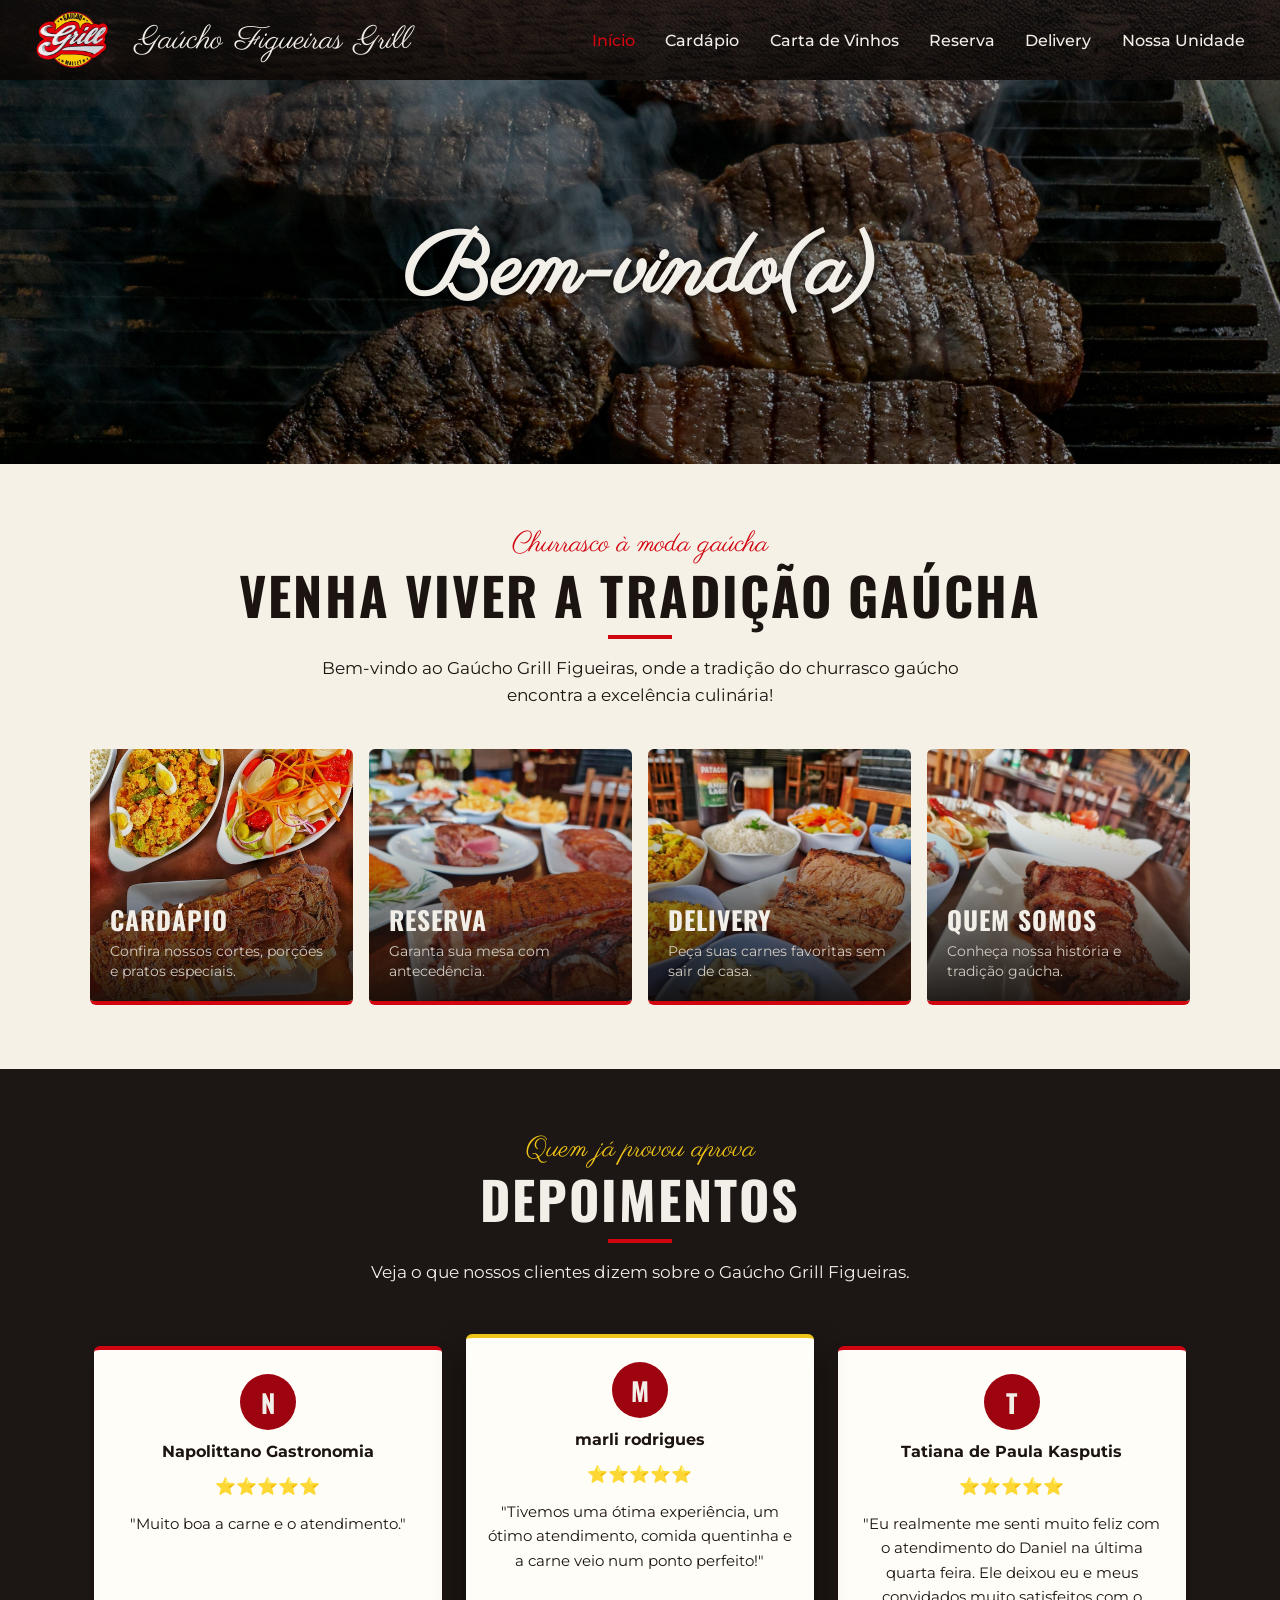
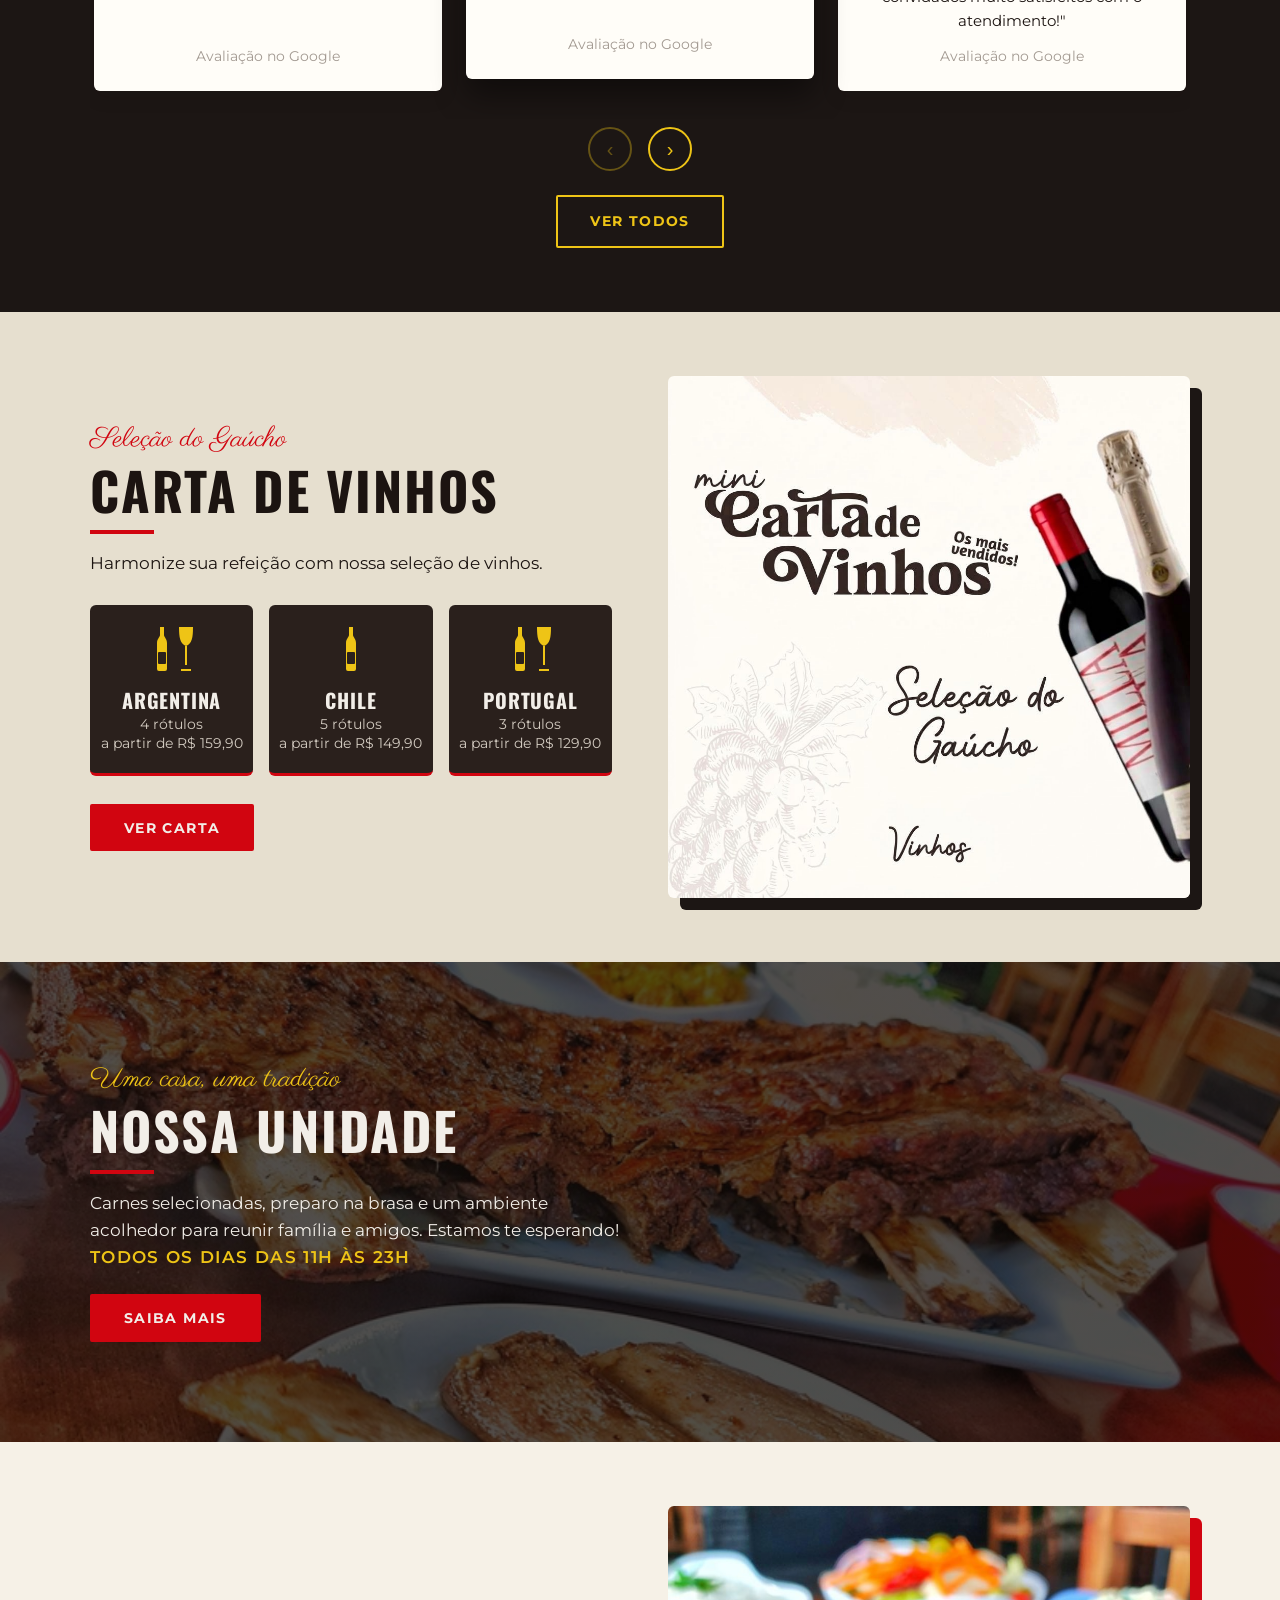
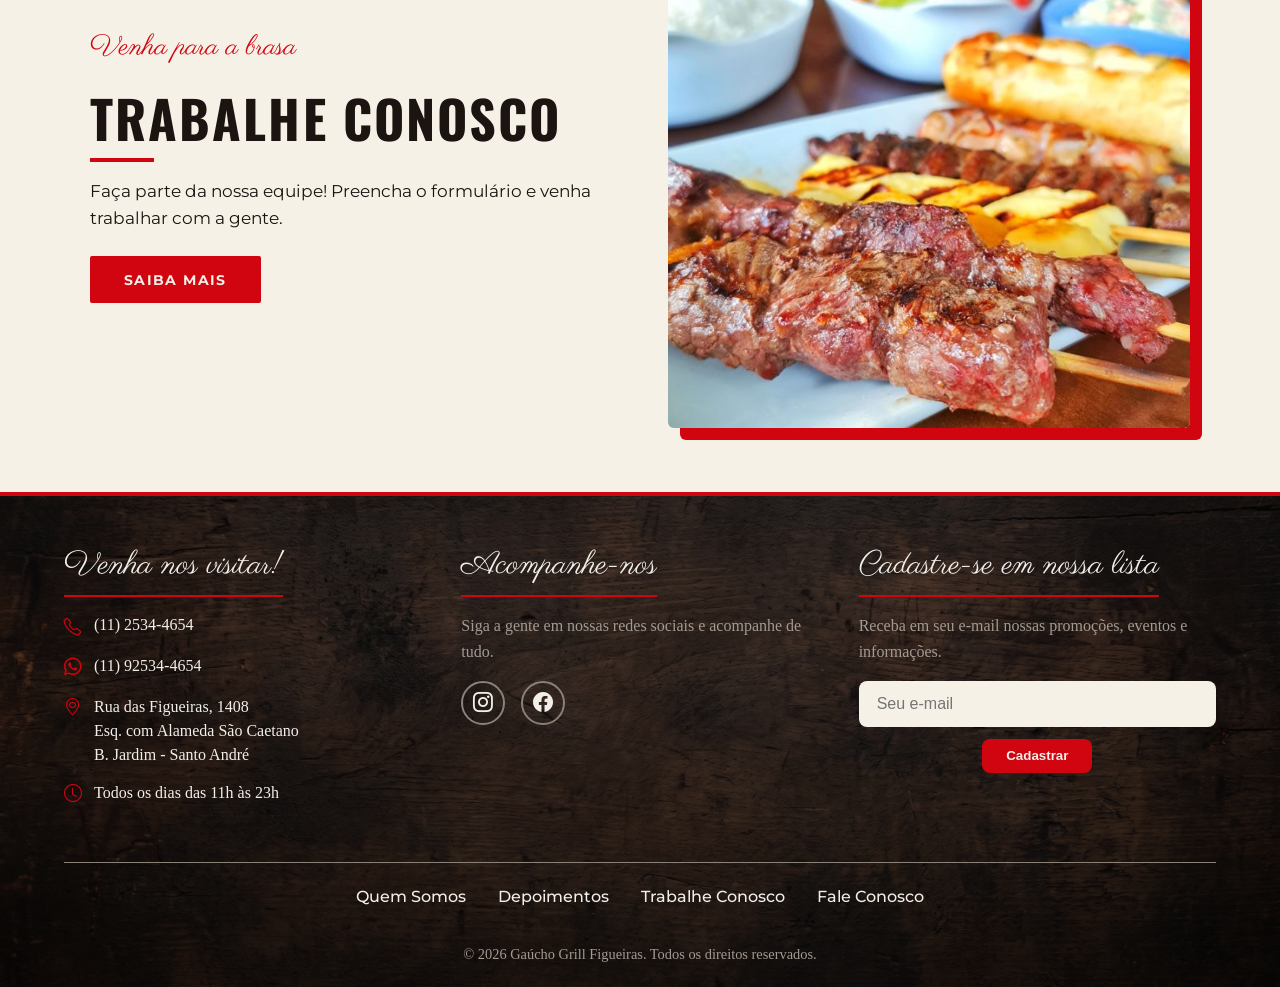
<file: index.html>
<!DOCTYPE html>
<html lang="pt-BR">

<head>
    <meta charset="UTF-8">
    <meta name="viewport" content="width=device-width, initial-scale=1.0">
    <title>Gaúcho Grill Figueiras</title>

    <!--* link dos icones telefone e whatsapp-->
    <link rel="stylesheet" href="https://cdn.jsdelivr.net/npm/bootstrap-icons/font/bootstrap-icons.css">

    <!--* Caminho para o CSS. *-->
    <link rel="stylesheet" href="css/variaveis.css">
    <link rel="stylesheet" href="css/base.css">
    <link rel="stylesheet" href="css/header_footer.css">

    <!--* JavaScript: animação de entrada das seções (sem defer, para não piscar) *-->
    <script src="js/animacoes.js"></script>

    <!--* JavaScript: botões do carrossel de depoimentos *-->
    <script src="js/depoimentos.js" defer></script>

    <!--* JavaScript: menu hambúrguer *-->
    <script src="js/menu.js"></script>

</head>

<body class="pagina-inicial">
    <a href="#main" class="skip-link">Pular para o conteúdo principal</a>

    <header class="header_inicio">
    
        <nav aria-label="Menu principal" class="menu">
            
            <a href="index.html" aria-label="Voltar para a página inicial">
                <img src="assets/logo/gaucho_logo.png" alt="Gaúcho Grill Figueiras - página inicial" class="logo">
            </a>
            <h1> Gaúcho Figueiras Grill </h1>
            <a href="index.html" aria-current="page">Início</a>
            <a href="paginas/cardapio.html">Cardápio</a>
            <a href="paginas/carta_vinho.html">Carta de Vinhos</a>
            <a href="paginas/reserva.html">Reserva</a>
            <a href="paginas/delivery.html">Delivery</a>
            <a href="paginas/nossa_unidade.html">Nossa Unidade</a>
        </nav>

        <h1 class="banner_inicial">Bem-vindo(a)</h1>

    </header>

    <main id="main">

        <!--* Ícones SVG reutilizados nos cards de vinhos -->
        <svg class="visually-hidden" aria-hidden="true" focusable="false">
            <symbol id="icone-garrafa" viewBox="0 0 24 48">
                <path fill="currentColor"
                    d="M10 2h4v8c0 2 3 4 3 8v26a2 2 0 0 1-2 2H9a2 2 0 0 1-2-2V18c0-4 3-6 3-8z" />
                <rect x="8" y="27" width="8" height="12" rx="1" fill="var(--cor-fundo-escuro-alternativo)" />
            </symbol>
            <symbol id="icone-taca" viewBox="0 0 24 48">
                <path fill="currentColor" d="M5 2h14c0 10-1 17-7 19-6-2-7-9-7-19z" />
                <path fill="currentColor" d="M11 21h2v19h-2z" />
                <path fill="currentColor" d="M7 44h10v2H7z" />
            </symbol>
        </svg>

        <section class="apresentacao" aria-labelledby="titulo-apresentacao">
            <p class="chamada">Churrasco à moda gaúcha</p>
            <h2 id="titulo-apresentacao">Venha viver a tradição gaúcha</h2>
            <p>Bem-vindo ao Gaúcho Grill Figueiras, onde a tradição do churrasco
                gaúcho encontra a excelência culinária!</p>

            <nav aria-label="Atalhos">
                <ul class="atalhos">
                    <li>
                        <a class="atalho" href="paginas/cardapio.html">
                            <img src="assets/img/imagem_1.jpg" alt="">
                            <span class="rotulo">Cardápio</span>
                            <span class="descricao">Confira nossos cortes, porções e pratos especiais.</span>
                        </a>
                    </li>
                    <li>
                        <a class="atalho" href="paginas/reserva.html">
                            <img src="assets/img/imagem_10.jpg" alt="">
                            <span class="rotulo">Reserva</span>
                            <span class="descricao">Garanta sua mesa com antecedência.</span>
                        </a>
                    </li>
                    <li>
                        <a class="atalho" href="paginas/delivery.html">
                            <img src="assets/img/imagem_7.jpg" alt="">
                            <span class="rotulo">Delivery</span>
                            <span class="descricao">Peça suas carnes favoritas sem sair de casa.</span>
                        </a>
                    </li>
                    <li>
                        <a class="atalho" href="paginas/quem_somos.html">
                            <img src="assets/img/imagem_8.jpg" alt="">
                            <span class="rotulo">Quem Somos</span>
                            <span class="descricao">Conheça nossa história e tradição gaúcha.</span>
                        </a>
                    </li>
                </ul>
            </nav>
        </section>

        <section class="secao-depoimentos" aria-labelledby="titulo-depoimentos">
            <p class="chamada">Quem já provou aprova</p>
            <h2 id="titulo-depoimentos">Depoimentos</h2>
            <p>Veja o que nossos clientes dizem sobre o Gaúcho Grill Figueiras.</p>

            <ul class="carrossel" id="lista-depoimentos" tabindex="0" aria-label="Depoimentos de clientes">
                <li>
                    <article class="cartao-depoimento">
                        <span class="avatar" aria-hidden="true">N</span>
                        <h3>Napolittano Gastronomia</h3>
                        <p><span role="img" aria-label="Avaliação 5 de 5 estrelas">⭐⭐⭐⭐⭐</span></p>
                        <blockquote>
                            <p>"Muito boa a carne e o atendimento."</p>
                        </blockquote>
                        <p class="origem-avaliacao">Avaliação no Google</p>
                    </article>
                </li>

                <li>
                    <article class="cartao-depoimento">
                        <span class="avatar" aria-hidden="true">M</span>
                        <h3>marli rodrigues</h3>
                        <p><span role="img" aria-label="Avaliação 5 de 5 estrelas">⭐⭐⭐⭐⭐</span></p>
                        <blockquote>
                            <p>"Tivemos uma ótima experiência, um ótimo atendimento, comida quentinha e a carne veio
                                num ponto perfeito!"</p>
                        </blockquote>
                        <p class="origem-avaliacao">Avaliação no Google</p>
                    </article>
                </li>

                <li>
                    <article class="cartao-depoimento">
                        <span class="avatar" aria-hidden="true">T</span>
                        <h3>Tatiana de Paula Kasputis</h3>
                        <p><span role="img" aria-label="Avaliação 5 de 5 estrelas">⭐⭐⭐⭐⭐</span></p>
                        <blockquote>
                            <p>"Eu realmente me senti muito feliz com o atendimento do Daniel na última quarta feira.
                                Ele deixou eu e meus convidados muito satisfeitos com o atendimento!"</p>
                        </blockquote>
                        <p class="origem-avaliacao">Avaliação no Google</p>
                    </article>
                </li>

                <li>
                    <article class="cartao-depoimento">
                        <span class="avatar" aria-hidden="true">L</span>
                        <h3>Leila Araujo</h3>
                        <p><span role="img" aria-label="Avaliação 5 de 5 estrelas">⭐⭐⭐⭐⭐</span></p>
                        <blockquote>
                            <p>"Simplesmente ameiii! Amei a experiência, amei o atendimento do Francisco.
                                Comida deliciosa, ambiente muito bom. Recomendo"</p>
                        </blockquote>
                        <p class="origem-avaliacao">Avaliação no Google</p>
                    </article>
                </li>

                <li>
                    <article class="cartao-depoimento">
                        <span class="avatar" aria-hidden="true">C</span>
                        <h3>Cibeli Pepineli</h3>
                        <p><span role="img" aria-label="Avaliação 5 de 5 estrelas">⭐⭐⭐⭐⭐</span></p>
                        <blockquote>
                            <p>"Eu adoro esse restaurante! Qualidade excepcional, atendimento, ambiente, até mesmo o
                                delivery é fantástico. [...] Parabéns a todos, esse restaurante é fantástico!"</p>
                        </blockquote>
                        <p class="origem-avaliacao">Avaliação no Google</p>
                    </article>
                </li>

                <li>
                    <article class="cartao-depoimento">
                        <span class="avatar" aria-hidden="true">C</span>
                        <h3>Carolliny Mattesco</h3>
                        <p><span role="img" aria-label="Avaliação 5 de 5 estrelas">⭐⭐⭐⭐⭐</span></p>
                        <blockquote>
                            <p>"Se vc está procurando um lugar de comida de verdade e bem servida, esse é o lugar!
                                [...] Carne de primeira, ao ponto e macia! Serviço bem rápido."</p>
                        </blockquote>
                        <p class="origem-avaliacao">Avaliação no Google</p>
                    </article>
                </li>
            </ul>

            <!--* Fica escondido até o JavaScript rodar (js/depoimentos.js) -->
            <nav class="carrossel-controles" id="controles-depoimentos" aria-label="Navegar pelos depoimentos" hidden>
                <button type="button" data-direcao="-1" aria-controls="lista-depoimentos"
                    aria-label="Depoimento anterior"><span aria-hidden="true">&#8249;</span></button>
                <button type="button" data-direcao="1" aria-controls="lista-depoimentos"
                    aria-label="Próximo depoimento"><span aria-hidden="true">&#8250;</span></button>
            </nav>

            <p class="acao"><a class="botao botao-contorno" href="paginas/depoimentos.html">Ver todos<span
                        class="visually-hidden"> os depoimentos</span></a></p>
        </section>

        <section class="secao-dividida secao-vinhos" aria-labelledby="titulo-vinhos">
            <article>
                <p class="chamada">Seleção do Gaúcho</p>
                <h2 id="titulo-vinhos">Carta de Vinhos</h2>
                <p>Harmonize sua refeição com nossa seleção de vinhos.</p>

                <ul class="cartoes-vinho">
                    <li>
                        <svg class="icone-vinho" viewBox="0 0 56 48" aria-hidden="true" focusable="false">
                            <use href="#icone-garrafa" x="6" width="24" height="48" />
                            <use href="#icone-taca" x="30" width="24" height="48" />
                        </svg>
                        <h3>Argentina</h3>
                        <p>4 rótulos</p>
                        <p>a partir de R$ 159,90</p>
                    </li>
                    <li>
                        <svg class="icone-vinho" viewBox="0 0 56 48" aria-hidden="true" focusable="false">
                            <use href="#icone-garrafa" x="16" width="24" height="48" />
                        </svg>
                        <h3>Chile</h3>
                        <p>5 rótulos</p>
                        <p>a partir de R$ 149,90</p>
                    </li>
                    <li>
                        <svg class="icone-vinho" viewBox="0 0 56 48" aria-hidden="true" focusable="false">
                            <use href="#icone-garrafa" x="6" width="24" height="48" />
                            <use href="#icone-taca" x="30" width="24" height="48" />
                        </svg>
                        <h3>Portugal</h3>
                        <p>3 rótulos</p>
                        <p>a partir de R$ 129,90</p>
                    </li>
                </ul>

                <a class="botao" href="paginas/carta_vinho.html">Ver carta<span class="visually-hidden"> de
                        vinhos</span></a>
            </article>

            <figure>
                <img src="assets/img/carta_vinho1.jpg" alt="Banner da Carta de vinhos - seleção do gaúcho">
            </figure>
        </section>

        <!--* A foto desta seção é o fundo (definida em variaveis.css, na variável img-secao-unidade) -->
        <section class="secao-unidade" aria-labelledby="titulo-unidade">
            <article>
                <p class="chamada">Uma casa, uma tradição</p>
                <h2 id="titulo-unidade">Nossa Unidade</h2>
                <p>Carnes selecionadas, preparo na brasa e um ambiente acolhedor para reunir família e amigos.
                    Estamos te esperando!</p>
                <p class="detalhe">Todos os dias das 11h às 23h</p>
                <a class="botao" href="paginas/nossa_unidade.html">Saiba mais<span class="visually-hidden"> sobre
                        nossa unidade</span></a>
            </article>
        </section>

        <section class="secao-dividida secao-trabalhe" aria-labelledby="titulo-trabalhe">
            <article>
                <p class="chamada">Venha para a brasa</p>
                <h2 id="titulo-trabalhe">Trabalhe Conosco</h2>
                <p>Faça parte da nossa equipe! Preencha o formulário e venha trabalhar com a gente.</p>
                <a class="botao" href="paginas/trabalhe_conosco.html">Saiba mais<span class="visually-hidden"> sobre
                        as vagas</span></a>
            </article>

            <figure>
                <img src="assets/img/imagem_6.jpg" alt="Espetos grelhados na churrasqueira">
            </figure>
        </section>

    </main>

    <footer id="rodape">
        <section class="coluna_footer">
            <h2>Venha nos visitar!</h2>
            <address>
                <ul class="lista_contato">
                    <li>
                        <i aria-hidden="true" class="bi bi-telephone"></i>
                        <a href="tel:+551125344654">(11) 2534-4654</a>
                    </li>
                    <li>
                        <i aria-hidden="true" class="bi bi-whatsapp"></i>
                        <a href="https://wa.me/5511925344654" target="_blank" rel="noopener noreferrer">
                            (11) 92534-4654<span class="visually-hidden"> (abre em nova aba)</span>
                        </a>
                    </li>
                    <li>
                        <i aria-hidden="true" class="bi bi-geo-alt"></i>
                        <a href="https://www.google.com/maps?q=Rua+das+Figueiras,+1408,+Santo+André" target="_blank" rel="noopener noreferrer">
                            Rua das Figueiras, 1408<br>
                            Esq. com Alameda São Caetano<br>
                            B. Jardim - Santo André<span class="visually-hidden"> (abre em nova aba)</span>
                        </a>
                    </li>
                    <li>
                        <i aria-hidden="true" class="bi bi-clock"></i>
                        Todos os dias das 11h às 23h
                    </li>
                </ul>
            </address>
        </section>

        <section class="coluna_footer">
            <h2>Acompanhe-nos</h2>
            <p>Siga a gente em nossas redes sociais e acompanhe de tudo.</p>
            <ul class="lista_redes">
                <li><a href="https://www.instagram.com/gauchofigueiras" aria-label="Instagram do Gaúcho Grill"><i aria-hidden="true" class="bi bi-instagram"></i></a></li>
                <li><a href="https://www.facebook.com/gauchofigueiras" aria-label="Facebook do Gaúcho Grill"><i aria-hidden="true" class="bi bi-facebook"></i></a></li>
            </ul>
        </section>

        <section class="coluna_footer">
            <h2>Cadastre-se em nossa lista</h2>
            <p>Receba em seu e-mail nossas promoções, eventos e informações.</p>
            <form class="form_lista" action="#" method="post">
                <label for="email" class="visually-hidden">E-mail</label>
                <input type="email" id="email" name="email" placeholder="Seu e-mail" autocomplete="email" required>
                <button type="submit">Cadastrar</button>
            </form>
        </section>

        <nav aria-label="Rodapé" class="menu_footer">
            <a href="paginas/quem_somos.html">Quem Somos</a>
            <a href="paginas/depoimentos.html">Depoimentos</a>
            <a href="paginas/trabalhe_conosco.html">Trabalhe Conosco</a>
            <a href="paginas/fale_conosco.html">Fale Conosco</a>
        </nav>

        <p class="copyright">&copy; 2026 Gaúcho Grill Figueiras. Todos os direitos reservados.</p>
    </footer>

</body>

</html>
</file>
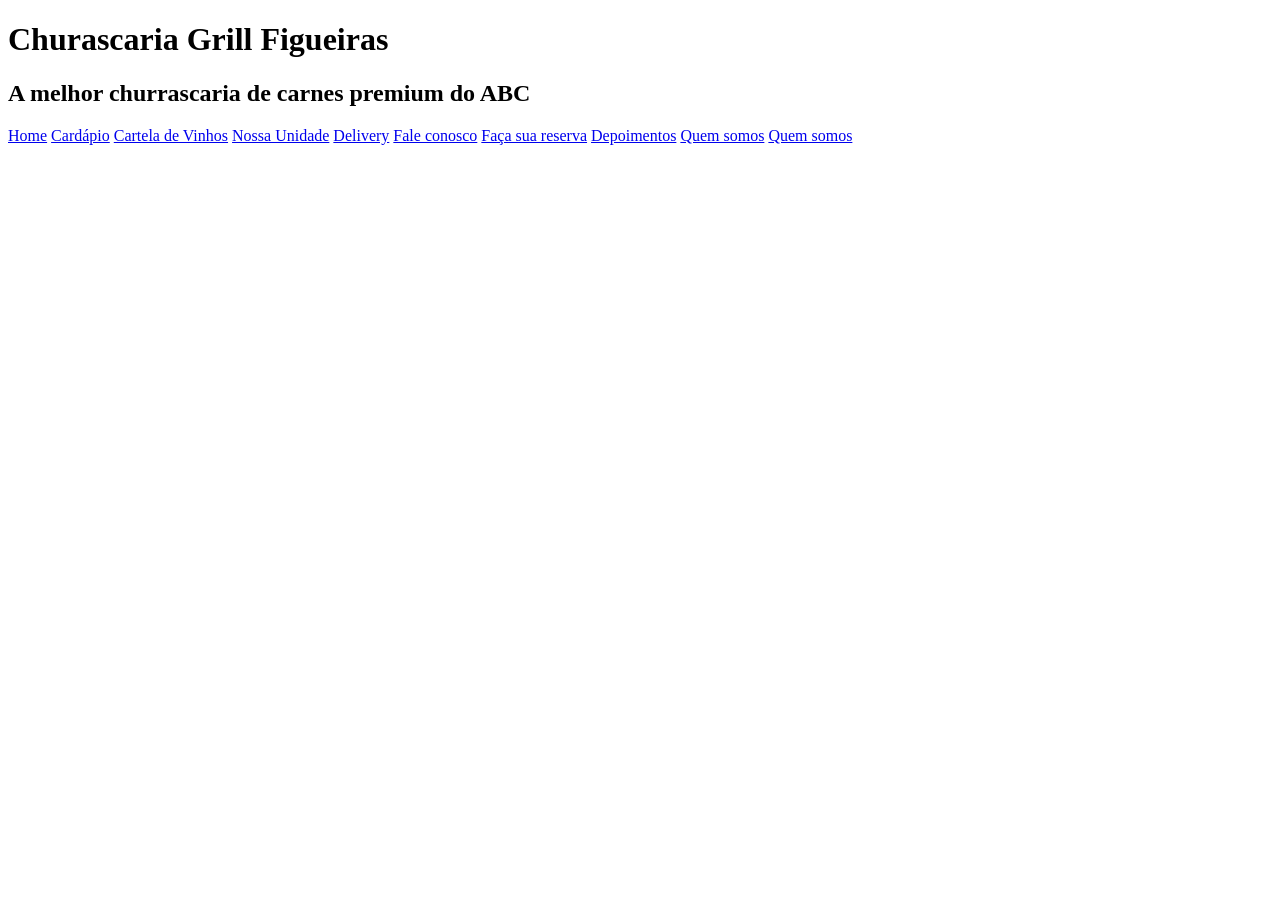
<file: HTML/index.html>
<!DOCTYPE html>
<html lang="pt-BR">
<head>
    <meta charset="UTF-8">
    <meta name="viewport" content="width=device-width, initial-scale=1.0">
    <title>Document</title>
</head>
<body>
    <header>
    <h1>Churascaria Grill Figueiras</h1>
    <h2>A melhor churrascaria de carnes premium do ABC</h2>
    </header>

    <nav>
        <a href="#home">Home</a> 
        <a href="cardapio.html">Cardápio</a>
        <a href="cartela_vinho.html">Cartela de Vinhos</a>
        <a href="nossa_unidade.html">Nossa Unidade</a>
        <a href="delivery.html">Delivery</a>
        <a href="fale_conosco.html">Fale conosco</a>
        <a href="reserva.html">Faça sua reserva</a>
        <a href="depoimentos.html">Depoimentos</a>
        <a href="quem_somos.html">Quem somos</a>
        <a href="trabelhe_conosco.html">Quem somos</a>
    </nav>

    <main>
        <section> </section>
        <section> </section>
        <article> </article>
    </main>

    <footer></footer>

</body>
</html>
</file>
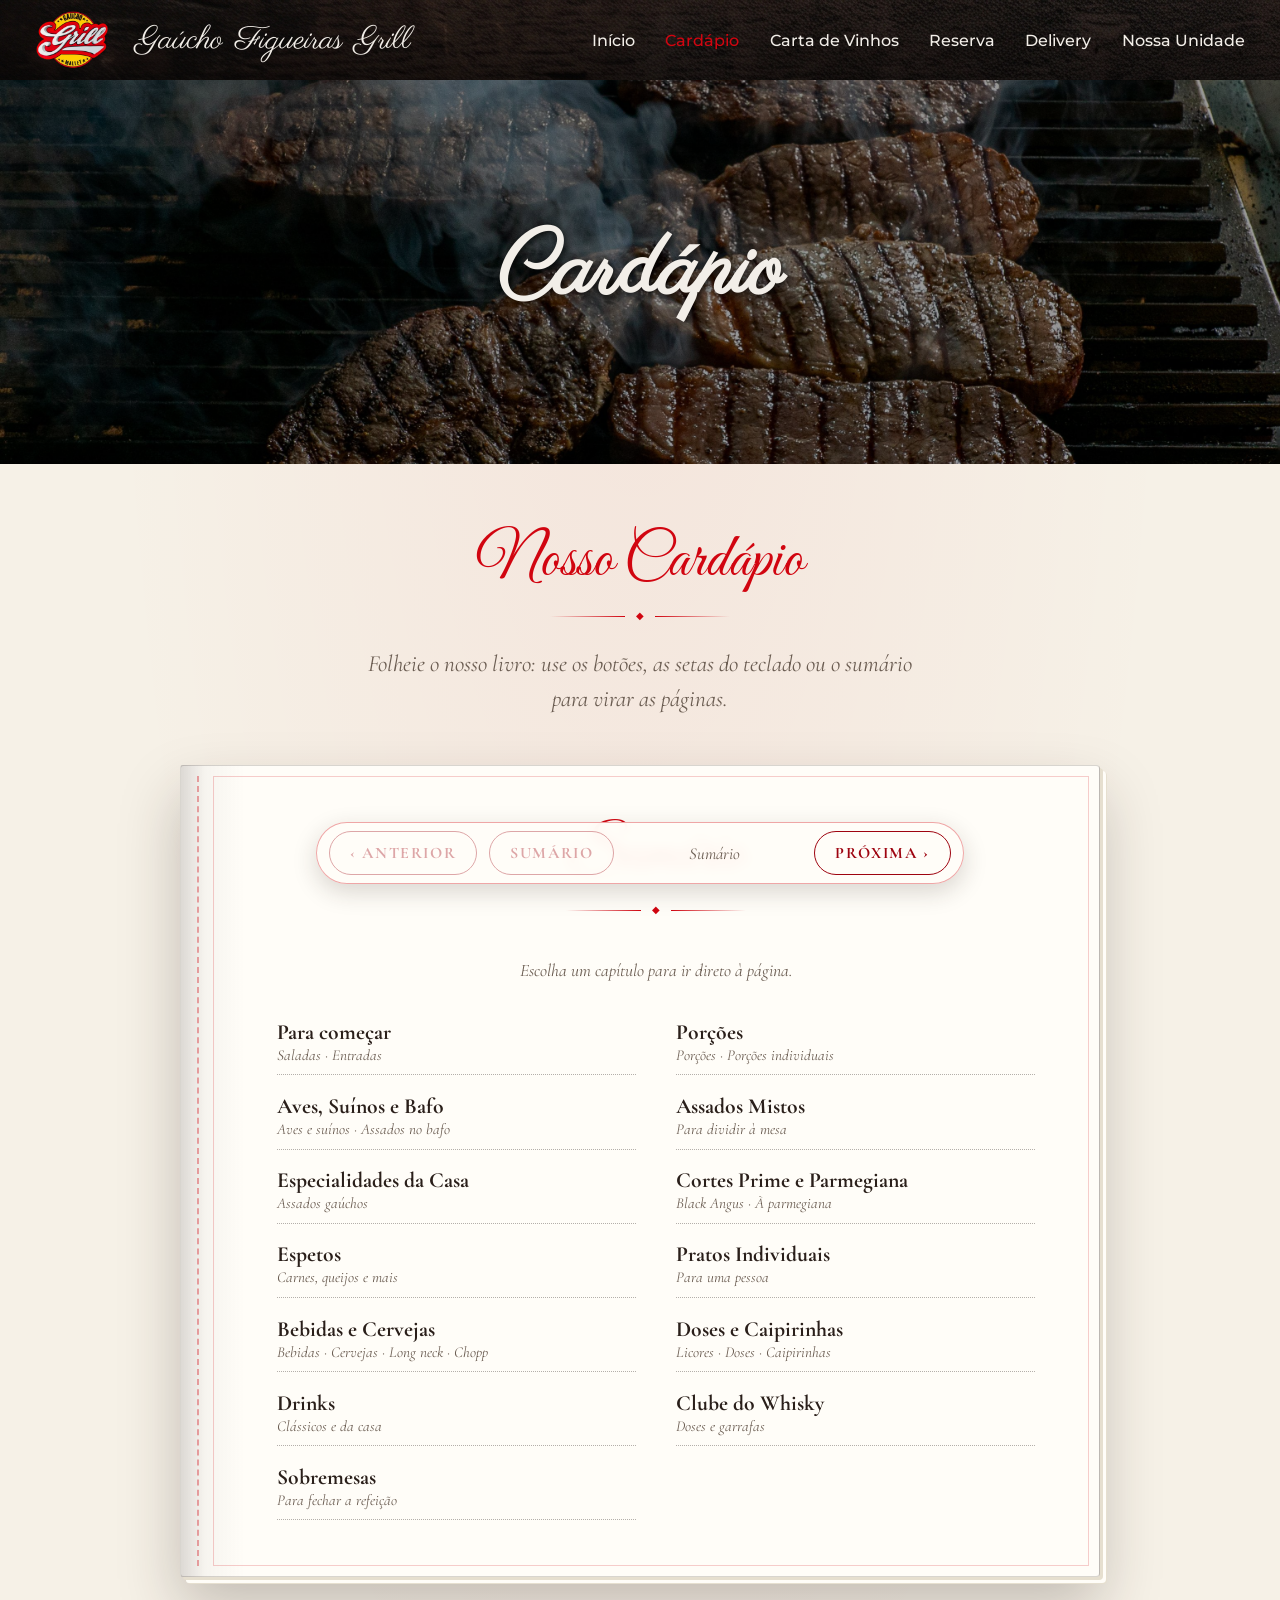
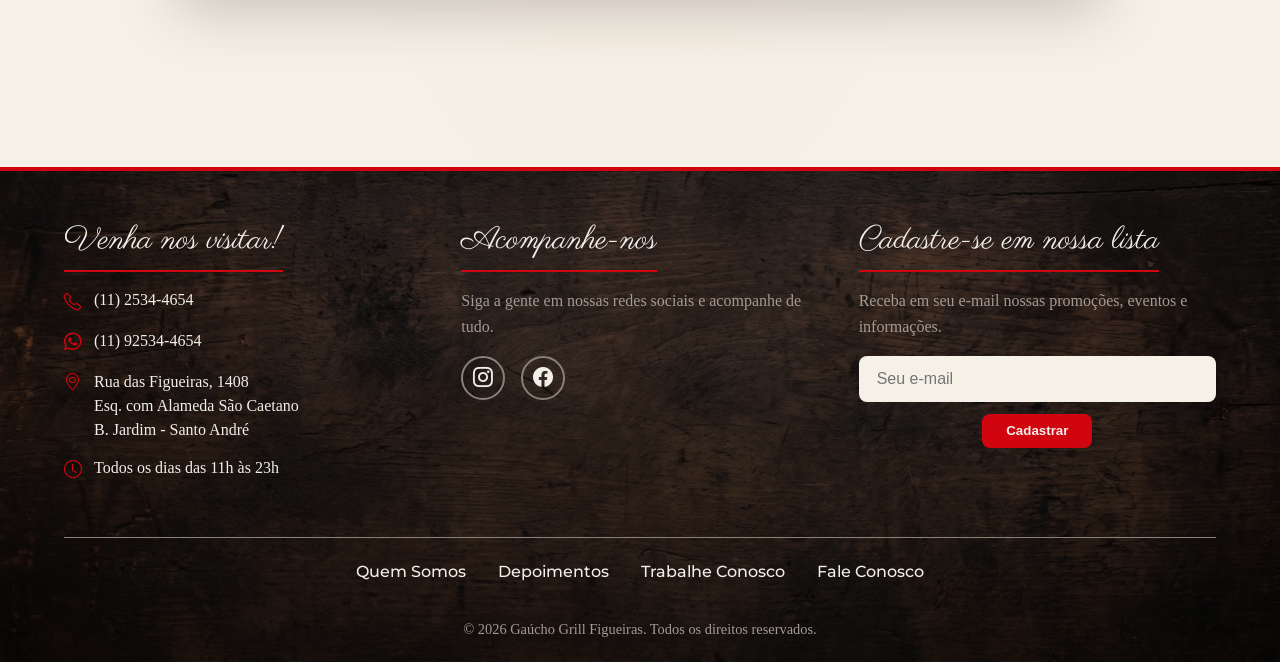
<file: paginas/cardapio.html>
<!DOCTYPE html>
<html lang="pt-BR">

<head>
    <meta charset="UTF-8">
    <meta name="viewport" content="width=device-width, initial-scale=1.0">
    <title>Cardápio - Gaúcho Grill Figueiras</title>

    <link rel="stylesheet" href="https://cdn.jsdelivr.net/npm/bootstrap-icons/font/bootstrap-icons.css">
    <!--* link dos icones telefone e whatsapp-->

    <!--* Fontes: cursiva (títulos) e elegante (textos) -->
    <link href="https://fonts.googleapis.com/css2?family=Great+Vibes&display=swap" rel="stylesheet">
    <link href="https://fonts.googleapis.com/css2?family=Cormorant+Garamond:wght@400;500;600;700&display=swap" rel="stylesheet">

    <!--* CSS -->
    <link rel="stylesheet" href="../css/variaveis.css">
    <link rel="stylesheet" href="../css/header_footer.css">
    <link rel="stylesheet" href="../css/base.css">

    <!--* JavaScript: virar as páginas do cardápio (sem defer, para não piscar) -->
    <script src="../js/cardapio.js"></script>

    <!--* JavaScript: menu hambúrguer *-->
    <script src="../js/menu.js"></script>

</head>

<body class="pagina-livro">
    <a href="#main" class="skip-link">Pular para o conteúdo principal</a>

    <header>
        <nav aria-label="Menu principal" class="menu">
            <a href="../index.html" aria-label="Voltar para a página inicial">
                <img src="../assets/logo/gaucho_logo.png" alt="Gaúcho Grill Figueiras - página inicial" class="logo">
            </a>
            <h1>Gaúcho Figueiras Grill</h1>
            <a href="../index.html">Início</a>
            <a href="cardapio.html" aria-current="page">Cardápio</a>
            <a href="carta_vinho.html">Carta de Vinhos</a>
            <a href="reserva.html">Reserva</a>
            <a href="delivery.html">Delivery</a>
            <a href="nossa_unidade.html">Nossa Unidade</a>
        </nav>

        <h1 class="banner_cardapio">Cardápio</h1>

    </header>

    <main id="main">
        <section>
            <h2>Nosso Cardápio</h2>
            <p class="introducao">Folheie o nosso livro: use os botões, as setas do teclado ou o sumário para virar as páginas.</p>
        </section>

        <article class="livro" id="livro-cardapio" aria-label="Cardápio em formato de livro">

            <!--* Folha 0: sumário -->
            <section class="folha" id="sumario" aria-labelledby="titulo-sumario">
                <h3 id="titulo-sumario">Sumário</h3>
                <p>Escolha um capítulo para ir direto à página.</p>
                <ol class="sumario-lista">
                    <li><a href="#para-comecar">Para começar <small>Saladas · Entradas</small></a></li>
                    <li><a href="#porcoes">Porções <small>Porções · Porções individuais</small></a></li>
                    <li><a href="#aves-suinos-bafo">Aves, Suínos e Bafo <small>Aves e suínos · Assados no bafo</small></a></li>
                    <li><a href="#assados-mistos">Assados Mistos <small>Para dividir à mesa</small></a></li>
                    <li><a href="#especialidades">Especialidades da Casa <small>Assados gaúchos</small></a></li>
                    <li><a href="#cortes-prime">Cortes Prime e Parmegiana <small>Black Angus · À parmegiana</small></a></li>
                    <li><a href="#espetos">Espetos <small>Carnes, queijos e mais</small></a></li>
                    <li><a href="#pratos-individuais">Pratos Individuais <small>Para uma pessoa</small></a></li>
                    <li><a href="#bebidas">Bebidas e Cervejas <small>Bebidas · Cervejas · Long neck · Chopp</small></a></li>
                    <li><a href="#doses-caipirinhas">Doses e Caipirinhas <small>Licores · Doses · Caipirinhas</small></a></li>
                    <li><a href="#drinks">Drinks <small>Clássicos e da casa</small></a></li>
                    <li><a href="#whisky">Clube do Whisky <small>Doses e garrafas</small></a></li>
                    <li><a href="#sobremesas">Sobremesas <small>Para fechar a refeição</small></a></li>
                </ol>
            </section>

            <!--* Folha 1 -->
            <section class="folha" id="para-comecar" aria-labelledby="titulo-para-comecar">
                <h3 id="titulo-para-comecar">Para começar</h3>

                <section class="categoria">
                    <h4>Saladas</h4>
                    <table>
                        <caption>Saladas, com preço para 2 e 4 pessoas</caption>
                        <thead>
                            <tr>
                                <th scope="col">Prato</th>
                                <th scope="col">Para 2 pessoas</th>
                                <th scope="col">Para 4 pessoas</th>
                            </tr>
                        </thead>
                        <tbody>
                            <tr>
                                <th scope="row"><b>Salada média</b> <br> Alface, tomate, cebola, palmito</th>
                                <td>R$ 25,90</td>
                                <td>R$ 45,90</td>
                            </tr>
                            <tr>
                                <th scope="row"><b>Salada completa</b> <br>
                                    Alface, tomate, cebola roxa, palmito, cenoura, tomate seco e azeitonas</th>
                                <td>R$ 35,90</td>
                                <td>R$ 55,90</td>
                            </tr>
                            <tr>
                                <th scope="row"><b>Caesar salad</b> <br>
                                    Alface americana, peito de frango, cebola, maionese, queijo parmesão, alho, limão e pão croutons</th>
                                <td>R$ 35,90</td>
                                <td>R$ 55,90</td>
                            </tr>
                            <tr>
                                <th scope="row"><b>Palmito c/ tomate seco</b></th>
                                <td>R$ 39,90</td>
                                <td>R$ 59,90</td>
                            </tr>
                        </tbody>
                    </table>
                </section>

                <section class="categoria">
                    <h4>Entradas</h4>
                    <table>
                        <caption>Entradas, com preço</caption>
                        <thead>
                            <tr>
                                <th scope="col">Prato</th>
                                <th scope="col">Preço</th>
                            </tr>
                        </thead>
                        <tbody>
                            <tr>
                                <th scope="row"><b>Linguiça toscana</b> <br> Acompanha farofa e vinagrete - 6 un</th>
                                <td>R$ 45,90</td>
                            </tr>
                            <tr>
                                <th scope="row"><b>Coração de frango</b> <br> 600g</th>
                                <td>R$ 69,90</td>
                            </tr>
                            <tr>
                                <th scope="row"><b>Linguiça artesanal</b> <br> 800g</th>
                                <td>R$ 79,90</td>
                            </tr>
                            <tr>
                                <th scope="row"><b>Contra filé aperitivo</b> <br> 600g</th>
                                <td>R$ 89,90</td>
                            </tr>
                            <tr>
                                <th scope="row"><b>Picanha aperitivo</b> <br> Acompanha farofa, vinagrete e fritas - 600g</th>
                                <td>R$ 69,90</td>
                            </tr>
                        </tbody>
                    </table>
                </section>
            </section>

            <!--* Folha 2 -->
            <section class="folha" id="porcoes" aria-labelledby="titulo-porcoes">
                <h3 id="titulo-porcoes">Porções</h3>

                <section class="categoria">
                    <h4>Para dividir</h4>
                    <table>
                        <caption>Porções, com preço para 2 e 4 pessoas</caption>
                        <thead>
                            <tr>
                                <th scope="col">Prato</th>
                                <th scope="col">Para 2 pessoas</th>
                                <th scope="col">Para 4 pessoas</th>
                            </tr>
                        </thead>
                        <tbody>
                            <tr>
                                <th scope="row"><b>Batata frita</b></th>
                                <td>R$ 19,90</td>
                                <td>R$ 29,90</td>
                            </tr>
                            <tr>
                                <th scope="row"><b>Polenta</b></th>
                                <td>R$ 19,90</td>
                                <td>R$ 29,90</td>
                            </tr>
                            <tr>
                                <th scope="row"><b>Anéis de cebola</b></th>
                                <td>R$ 19,90</td>
                                <td>R$ 29,90</td>
                            </tr>
                            <tr>
                                <th scope="row"><b>Mandioca cremosa</b></th>
                                <td>R$ 19,90</td>
                                <td>R$ 29,90</td>
                            </tr>
                            <tr>
                                <th scope="row"><b>Pastel</b> <br> Carne ou queijo</th>
                                <td>R$ 19,90 - 6 un</td>
                                <td>R$ 29,90 - 12 un</td>
                            </tr>
                        </tbody>
                    </table>
                </section>

                <section class="categoria">
                    <h4>Porções individuais</h4>
                    <table>
                        <caption>Porções individuais e seus preços</caption>
                        <thead>
                            <tr>
                                <th scope="col">Prato</th>
                                <th scope="col">Preço</th>
                            </tr>
                        </thead>
                        <tbody>
                            <tr>
                                <th scope="row"><b>Bolinho de pepperoni</b></th>
                                <td>R$ 49,90</td>
                            </tr>
                            <tr>
                                <th scope="row"><b>Bolinho de carne</b> <br> Com queijo - 12 un</th>
                                <td>R$ 49,90</td>
                            </tr>
                            <tr>
                                <th scope="row"><b>Tulipinha</b> <br> 600g</th>
                                <td>R$ 69,90</td>
                            </tr>
                            <tr>
                                <th scope="row"><b>Toresmo de rolo</b> <br> 500g</th>
                                <td>R$ 69,90</td>
                            </tr>
                        </tbody>
                    </table>
                </section>
            </section>

            <!--* Folha 3 -->
            <section class="folha" id="aves-suinos-bafo" aria-labelledby="titulo-aves-suinos-bafo">
                <h3 id="titulo-aves-suinos-bafo">Aves, Suínos e Bafo</h3>

                <section class="categoria">
                    <h4>Aves e suínos</h4>
                    <p>Todos os pratos acompanham arroz biro biro, feijão tropeiro, maionese e vinagrete.</p>
                    <table>
                        <caption>Aves e suínos, com preço para 2 e 4 pessoas</caption>
                        <thead>
                            <tr>
                                <th scope="col">Prato</th>
                                <th scope="col">Para 2 pessoas</th>
                                <th scope="col">Para 4 pessoas</th>
                            </tr>
                        </thead>
                        <tbody>
                            <tr>
                                <th scope="row"><b>Filé de coxa desossada</b></th>
                                <td>R$ 99,90</td>
                                <td>R$ 149,90</td>
                            </tr>
                            <tr>
                                <th scope="row"><b>Filé de frango</b></th>
                                <td>R$ 99,90</td>
                                <td>R$ 149,90</td>
                            </tr>
                            <tr>
                                <th scope="row"><b>Picanha suína</b></th>
                                <td>R$ 99,90</td>
                                <td>R$ 159,90</td>
                            </tr>
                        </tbody>
                    </table>
                </section>

                <section class="categoria">
                    <h4>Assados no bafo</h4>
                    <p>Todos os pratos acompanham arroz biro biro, feijão tropeiro, maionese e vinagrete.</p>
                    <table>
                        <caption>Assados no bafo, com preço para 2 e 4 pessoas</caption>
                        <thead>
                            <tr>
                                <th scope="col">Prato</th>
                                <th scope="col">Para 2 pessoas</th>
                                <th scope="col">Para 4 pessoas</th>
                            </tr>
                        </thead>
                        <tbody>
                            <tr>
                                <th scope="row"><b>Costelinha suína</b> <br> Com molho barbecue</th>
                                <td>R$ 129,90</td>
                                <td>R$ 199,90</td>
                            </tr>
                            <tr>
                                <th scope="row"><b>Costela bovina</b></th>
                                <td>R$ 139,90</td>
                                <td>R$ 229,90</td>
                            </tr>
                            <tr>
                                <th scope="row"><b>Cupim bovino</b></th>
                                <td>R$ 139,90</td>
                                <td>R$ 229,90</td>
                            </tr>
                        </tbody>
                    </table>
                </section>
            </section>

            <!--* Folha 4 -->
            <section class="folha" id="assados-mistos" aria-labelledby="titulo-assados-mistos">
                <h3 id="titulo-assados-mistos">Assados Mistos</h3>
                <p>Todos os pratos acompanham arroz, feijão tropeiro, maionese e vinagrete.</p>
                <table>
                    <caption>Assados mistos, com preço para 2 e 4 pessoas</caption>
                    <thead>
                        <tr>
                            <th scope="col">Prato</th>
                            <th scope="col">Para 2 pessoas</th>
                            <th scope="col">Para 4 pessoas</th>
                        </tr>
                    </thead>
                    <tbody>
                        <tr>
                            <th scope="row"><b>Misto Lançador</b> <br> Filet mignon, sobrecoxa desossada e linguiça</th>
                            <td>R$ 149,90</td>
                            <td>R$ 279,90</td>
                        </tr>
                        <tr>
                            <th scope="row"><b>Misto Missões</b> <br> Chorizo Angus, linguiça e picanha suína</th>
                            <td>R$ 149,90</td>
                            <td>R$ 279,90</td>
                        </tr>
                        <tr>
                            <th scope="row"><b>Misto Campanha</b> <br> Baby beef, linguiça e cupim</th>
                            <td>R$ 149,90</td>
                            <td>R$ 279,90</td>
                        </tr>
                        <tr>
                            <th scope="row"><b>Misto dos Pampas</b> <br> Baby beef, costela suína e linguiça</th>
                            <td>R$ 149,90</td>
                            <td>R$ 279,90</td>
                        </tr>
                        <tr>
                            <th scope="row"><b>Misto Gaúcho</b> <br> Picanha, costela bovina e linguiça</th>
                            <td>R$ 159,90</td>
                            <td>R$ 289,90</td>
                        </tr>
                        <tr>
                            <th scope="row"><b>Misto da Casa</b> <br> Filet mignon, cupim e costela</th>
                            <td>R$ 159,90</td>
                            <td>R$ 289,90</td>
                        </tr>
                    </tbody>
                </table>
            </section>

            <!--* Folha 5 -->
            <section class="folha" id="especialidades" aria-labelledby="titulo-especialidades">
                <h3 id="titulo-especialidades">Especialidades da Casa</h3>
                <p>Assados gaúchos, cortes nobres e carnes premium. Acompanha arroz, feijão tropeiro, maionese e vinagrete.</p>
                <table>
                    <caption>Especialidades da casa, com preço para 2 e 4 pessoas</caption>
                    <thead>
                        <tr>
                            <th scope="col">Prato</th>
                            <th scope="col">Para 2 pessoas</th>
                            <th scope="col">Para 4 pessoas</th>
                        </tr>
                    </thead>
                    <tbody>
                        <tr>
                            <th scope="row"><b>Carré de cordeiro</b></th>
                            <td>R$ 169,90</td>
                            <td>R$ 329,90</td>
                        </tr>
                        <tr>
                            <th scope="row"><b>Entranha</b></th>
                            <td>R$ 149,90</td>
                            <td>R$ 289,90</td>
                        </tr>
                        <tr>
                            <th scope="row"><b>Bife de tira</b></th>
                            <td>R$ 149,90</td>
                            <td>R$ 289,90</td>
                        </tr>
                        <tr>
                            <th scope="row"><b>Assado de tira</b></th>
                            <td>R$ 149,90</td>
                            <td>R$ 289,90</td>
                        </tr>
                        <tr>
                            <th scope="row"><b>Picanha argentina</b></th>
                            <td>R$ 169,90</td>
                            <td>R$ 299,90</td>
                        </tr>
                        <tr>
                            <th scope="row"><b>Filet mignon</b></th>
                            <td>R$ 159,90</td>
                            <td>R$ 279,90</td>
                        </tr>
                        <tr>
                            <th scope="row"><b>Bife ancho</b></th>
                            <td>R$ 159,90</td>
                            <td>R$ 289,90</td>
                        </tr>
                        <tr>
                            <th scope="row"><b>Chorizo argentino</b></th>
                            <td>R$ 149,90</td>
                            <td>R$ 269,90</td>
                        </tr>
                        <tr>
                            <th scope="row"><b>Baby beef</b></th>
                            <td>R$ 149,90</td>
                            <td>R$ 299,90</td>
                        </tr>
                        <tr>
                            <th scope="row"><b>Bombom de alcatra</b></th>
                            <td>R$ 149,90</td>
                            <td>R$ 269,90</td>
                        </tr>
                        <tr>
                            <th scope="row"><b>Maminha</b></th>
                            <td>R$ 139,90</td>
                            <td>R$ 259,90</td>
                        </tr>
                        <tr>
                            <th scope="row"><b>Fraldinha</b></th>
                            <td>R$ 139,90</td>
                            <td>R$ 259,90</td>
                        </tr>
                        <tr>
                            <th scope="row"><b>Salmão grelhado*</b></th>
                            <td>R$ 169,90</td>
                            <td>R$ 329,90</td>
                        </tr>
                    </tbody>
                </table>
                <p>*O salmão acompanha arroz, legumes, batata soutê e vinagrete.</p>
            </section>

            <!--* Folha 6 -->
            <section class="folha" id="cortes-prime" aria-labelledby="titulo-cortes-prime">
                <h3 id="titulo-cortes-prime">Cortes Prime e Parmegiana</h3>

                <section class="categoria">
                    <h4>Cortes prime Black Angus</h4>
                    <p>Todos os pratos acompanham arroz biro biro, feijão tropeiro, maionese e vinagrete.</p>
                    <table>
                        <caption>Cortes prime Black Angus, com preço para 2 e 4 pessoas</caption>
                        <thead>
                            <tr>
                                <th scope="col">Prato</th>
                                <th scope="col">Para 2 pessoas</th>
                                <th scope="col">Para 4 pessoas</th>
                            </tr>
                        </thead>
                        <tbody>
                            <tr>
                                <th scope="row"><b>Bife ancho</b></th>
                                <td>R$ 179,90</td>
                                <td>R$ 369,90</td>
                            </tr>
                            <tr>
                                <th scope="row"><b>Chorizo argentino</b></th>
                                <td>R$ 179,90</td>
                                <td>R$ 369,90</td>
                            </tr>
                            <tr>
                                <th scope="row"><b>Picanha prime</b></th>
                                <td>R$ 199,90</td>
                                <td>R$ 389,90</td>
                            </tr>
                            <tr>
                                <th scope="row"><b>Parrilha</b></th>
                                <td>R$ 189,90</td>
                                <td>R$ 369,90</td>
                            </tr>
                            <tr>
                                <th scope="row"><b>T-Bone</b></th>
                                <td>R$ 189,90</td>
                                <td>R$ 369,90</td>
                            </tr>
                        </tbody>
                    </table>
                </section>

                <section class="categoria">
                    <h4>À parmegiana</h4>
                    <table>
                        <caption>Pratos à parmegiana, com preço para 2 e 4 pessoas</caption>
                        <thead>
                            <tr>
                                <th scope="col">Prato</th>
                                <th scope="col">Para 2 pessoas</th>
                                <th scope="col">Para 4 pessoas</th>
                            </tr>
                        </thead>
                        <tbody>
                            <tr>
                                <th scope="row"><b>Filet mignon</b> <br> Acompanha arroz, salada e fritas</th>
                                <td>R$ 151,90</td>
                                <td>R$ 251,90</td>
                            </tr>
                            <tr>
                                <th scope="row"><b>Frango</b> <br> Acompanha arroz, salada e fritas</th>
                                <td>R$ 129,90</td>
                                <td>R$ 229,90</td>
                            </tr>
                        </tbody>
                    </table>
                </section>
            </section>

            <!--* Folha 7 -->
            <section class="folha" id="espetos" aria-labelledby="titulo-espetos">
                <h3 id="titulo-espetos">Espetos</h3>

                <section class="categoria">
                    <h4>Carnes</h4>
                    <table>
                        <caption>Espetos de carne e seus preços</caption>
                        <thead>
                            <tr>
                                <th scope="col">Espeto</th>
                                <th scope="col">Preço</th>
                            </tr>
                        </thead>
                        <tbody>
                            <tr><th scope="row"><b>Carne</b></th><td>R$ 14,90</td></tr>
                            <tr><th scope="row"><b>Carne com bacon</b></th><td>R$ 14,90</td></tr>
                            <tr><th scope="row"><b>Costela bovina</b></th><td>R$ 14,90</td></tr>
                            <tr><th scope="row"><b>Kafta</b></th><td>R$ 14,90</td></tr>
                            <tr><th scope="row"><b>Frango</b></th><td>R$ 14,90</td></tr>
                            <tr><th scope="row"><b>Frango com bacon</b></th><td>R$ 14,90</td></tr>
                            <tr><th scope="row"><b>Tulipa</b></th><td>R$ 14,90</td></tr>
                            <tr><th scope="row"><b>Coração</b></th><td>R$ 14,90</td></tr>
                            <tr><th scope="row"><b>Linguiça</b></th><td>R$ 14,90</td></tr>
                            <tr><th scope="row"><b>Linguiça apimentada</b></th><td>R$ 14,90</td></tr>
                            <tr><th scope="row"><b>Linguiça cuiabana</b></th><td>R$ 20,90</td></tr>
                            <tr><th scope="row"><b>Costela suína</b></th><td>R$ 14,90</td></tr>
                            <tr><th scope="row"><b>Lombo suíno</b></th><td>R$ 14,90</td></tr>
                        </tbody>
                    </table>
                </section>

                <section class="categoria">
                    <h4>Outros espetos</h4>
                    <table>
                        <caption>Espetos de outros tipos e seus preços</caption>
                        <thead>
                            <tr>
                                <th scope="col">Espeto</th>
                                <th scope="col">Preço</th>
                            </tr>
                        </thead>
                        <tbody>
                            <tr><th scope="row"><b>Salsichão</b></th><td>R$ 14,90</td></tr>
                            <tr><th scope="row"><b>Pão de alho</b></th><td>R$ 14,90</td></tr>
                            <tr><th scope="row"><b>Queijo coalho</b></th><td>R$ 14,90</td></tr>
                            <tr><th scope="row"><b>Mussarela defumada</b></th><td>R$ 14,90</td></tr>
                            <tr><th scope="row"><b>Medalhão de frango</b></th><td>R$ 14,90</td></tr>
                            <tr><th scope="row"><b>Medalhão de alcatra</b></th><td>R$ 14,90</td></tr>
                            <tr><th scope="row"><b>Medalhão suíno</b></th><td>R$ 14,90</td></tr>
                            <tr><th scope="row"><b>Filet mignon</b></th><td>R$ 21,90</td></tr>
                            <tr><th scope="row"><b>Cordeiro</b></th><td>R$ 21,90</td></tr>
                            <tr><th scope="row"><b>Picanha</b></th><td>R$ 27,90</td></tr>
                            <tr><th scope="row"><b>Salmão</b></th><td>R$ 27,90</td></tr>
                            <tr><th scope="row"><b>Mussarela de búfala</b></th><td>R$ 41,90</td></tr>
                        </tbody>
                    </table>
                </section>

                <p>Acompanhamentos (arroz, feijão tropeiro, maionese e vinagrete): R$ 44,90.</p>
                <p class="destaque">Acima de 12 espetos, os acompanhamentos ficam por nossa conta!</p>
            </section>

            <!--* Folha 8 -->
            <section class="folha" id="pratos-individuais" aria-labelledby="titulo-pratos-individuais">
                <h3 id="titulo-pratos-individuais">Pratos Individuais</h3>
                <table>
                    <caption>Pratos individuais e seus preços</caption>
                    <thead>
                        <tr>
                            <th scope="col">Prato</th>
                            <th scope="col">Preço</th>
                        </tr>
                    </thead>
                    <tbody>
                        <tr><th scope="row"><b>Sobrecoxa desossada</b></th><td>R$ 39,90</td></tr>
                        <tr><th scope="row"><b>Contra filé</b></th><td>R$ 49,90</td></tr>
                        <tr><th scope="row"><b>Bife ancho argentino</b></th><td>R$ 79,90</td></tr>
                        <tr><th scope="row"><b>Picanha argentina</b></th><td>R$ 84,90</td></tr>
                        <tr><th scope="row"><b>Filet mignon</b></th><td>R$ 79,90</td></tr>
                        <tr><th scope="row"><b>Cupim bovino</b></th><td>R$ 79,90</td></tr>
                        <tr><th scope="row"><b>Costela bovina</b></th><td>R$ 79,90</td></tr>
                        <tr>
                            <th scope="row"><b>Ancho Angus Black</b> <br> Acompanha arroz, feijão tropeiro, maionese e vinagrete</th>
                            <td>R$ 89,90</td>
                        </tr>
                        <tr>
                            <th scope="row"><b>Salmão grelhado</b> <br> Acompanha arroz, legumes, batata soutê e vinagrete</th>
                            <td>R$ 69,90</td>
                        </tr>
                    </tbody>
                </table>
            </section>

            <!--* Folha 9 -->
            <section class="folha" id="bebidas" aria-labelledby="titulo-bebidas">
                <h3 id="titulo-bebidas">Bebidas e Cervejas</h3>

                <section class="categoria">
                    <h4>Bebidas</h4>
                    <table>
                        <caption>Bebidas e seus preços</caption>
                        <thead>
                            <tr>
                                <th scope="col">Bebida</th>
                                <th scope="col">Preço</th>
                            </tr>
                        </thead>
                        <tbody>
                            <tr><th scope="row"><b>Água mineral</b> <br> Com ou sem gás</th><td>R$ 5,90</td></tr>
                            <tr><th scope="row"><b>Refrigerante</b> <br> 350ml</th><td>R$ 9,90</td></tr>
                            <tr><th scope="row"><b>Tônica (citrus)</b> <br> 350ml</th><td>R$ 10,90</td></tr>
                            <tr><th scope="row"><b>H2O</b> <br> 500ml</th><td>R$ 11,90</td></tr>
                            <tr><th scope="row"><b>Kaly Italian Soda</b> <br> Maçã verde, melão, amora, morango</th><td>R$ 14,90</td></tr>
                            <tr><th scope="row"><b>Suco copo</b> <br> 330ml</th><td>R$ 11,90</td></tr>
                            <tr>
                                <th scope="row"><b>Suco jarra - 1 litro</b> <br>
                                    Laranja, abacaxi, abacaxi c/ hortelã, limão, acerola, manga, morango, maracujá</th>
                                <td>R$ 26,90</td>
                            </tr>
                            <tr><th scope="row"><b>Água mineral San Pellegrino</b> <br> 250ml - com gás</th><td>R$ 16,90</td></tr>
                            <tr><th scope="row"><b>Água mineral Acqua Panna</b> <br> 250ml - sem gás</th><td>R$ 16,90</td></tr>
                            <tr><th scope="row"><b>Red Bull</b> <br> 250ml</th><td>R$ 16,90</td></tr>
                        </tbody>
                    </table>
                </section>

                <section class="categoria">
                    <h4>Cervejas</h4>
                    <table>
                        <caption>Cervejas e seus preços</caption>
                        <thead>
                            <tr>
                                <th scope="col">Cerveja</th>
                                <th scope="col">Preço</th>
                            </tr>
                        </thead>
                        <tbody>
                            <tr><th scope="row"><b>Heineken</b> <br> 600ml</th><td>R$ 22,90</td></tr>
                            <tr><th scope="row"><b>Original</b> <br> 600ml</th><td>R$ 18,90</td></tr>
                            <tr><th scope="row"><b>Budweiser</b> <br> 600ml</th><td>R$ 18,90</td></tr>
                            <tr><th scope="row"><b>Brahma Puro Malte</b> <br> 600ml</th><td>R$ 18,90</td></tr>
                            <tr><th scope="row"><b>Spaten</b> <br> 600ml</th><td>R$ 18,90</td></tr>
                            <tr><th scope="row"><b>Serra Malte</b> <br> 600ml</th><td>R$ 18,90</td></tr>
                            <tr><th scope="row"><b>Colorado</b> <br> 600ml - Appia, Indica, Ribeirão Lager</th><td>R$ 28,90</td></tr>
                            <tr><th scope="row"><b>Patagonia</b> <br> 740ml</th><td>R$ 28,90</td></tr>
                        </tbody>
                    </table>
                </section>

                <section class="categoria">
                    <h4>Long neck</h4>
                    <table>
                        <caption>Cervejas long neck e seus preços</caption>
                        <thead>
                            <tr>
                                <th scope="col">Cerveja</th>
                                <th scope="col">Preço</th>
                            </tr>
                        </thead>
                        <tbody>
                            <tr><th scope="row"><b>Heineken</b> <br> 355ml</th><td>R$ 14,90</td></tr>
                            <tr><th scope="row"><b>Heineken Zero</b> <br> 355ml</th><td>R$ 14,90</td></tr>
                            <tr><th scope="row"><b>Budweiser</b> <br> 330ml</th><td>R$ 12,90</td></tr>
                            <tr><th scope="row"><b>Stella Artois</b> <br> 330ml</th><td>R$ 12,90</td></tr>
                            <tr><th scope="row"><b>Brahma Malzebier</b> <br> 355ml</th><td>R$ 12,90</td></tr>
                            <tr><th scope="row"><b>Corona Extra</b> <br> 330ml</th><td>R$ 12,90</td></tr>
                        </tbody>
                    </table>
                </section>

                <section class="categoria">
                    <h4>Chopp</h4>
                    <table>
                        <caption>Chopps e seus preços</caption>
                        <thead>
                            <tr>
                                <th scope="col">Chopp</th>
                                <th scope="col">Preço</th>
                            </tr>
                        </thead>
                        <tbody>
                            <tr><th scope="row"><b>Chopp Brahma</b> <br> 300ml</th><td>R$ 12,90</td></tr>
                            <tr><th scope="row"><b>Chopp Goose</b> <br> 300ml</th><td>R$ 12,90</td></tr>
                        </tbody>
                    </table>
                </section>
            </section>

            <!--* Folha 10 -->
            <section class="folha" id="doses-caipirinhas" aria-labelledby="titulo-doses-caipirinhas">
                <h3 id="titulo-doses-caipirinhas">Doses e Caipirinhas</h3>

                <section class="categoria">
                    <h4>Licores (shot)</h4>
                    <table>
                        <caption>Licores em doses e seus preços</caption>
                        <thead>
                            <tr>
                                <th scope="col">Licor</th>
                                <th scope="col">Preço</th>
                            </tr>
                        </thead>
                        <tbody>
                            <tr><th scope="row"><b>43</b></th><td>R$ 25,90</td></tr>
                            <tr><th scope="row"><b>Amarula</b></th><td>R$ 25,90</td></tr>
                            <tr><th scope="row"><b>Baileys</b></th><td>R$ 25,90</td></tr>
                            <tr><th scope="row"><b>Cointreau</b></th><td>R$ 25,90</td></tr>
                            <tr><th scope="row"><b>Frangélico</b></th><td>R$ 25,90</td></tr>
                            <tr><th scope="row"><b>Jagermeister</b></th><td>R$ 25,90</td></tr>
                            <tr><th scope="row"><b>Disaronno</b></th><td>R$ 25,90</td></tr>
                            <tr><th scope="row"><b>Tia Maria</b></th><td>R$ 25,90</td></tr>
                        </tbody>
                    </table>
                </section>

                <section class="categoria">
                    <h4>Doses</h4>
                    <table>
                        <caption>Doses e seus preços</caption>
                        <thead>
                            <tr>
                                <th scope="col">Dose</th>
                                <th scope="col">Preço</th>
                            </tr>
                        </thead>
                        <tbody>
                            <tr><th scope="row"><b>Saquê</b></th><td>R$ 10,90</td></tr>
                            <tr><th scope="row"><b>Cachaça</b></th><td>R$ 10,90</td></tr>
                            <tr><th scope="row"><b>Cachaça premium</b></th><td>R$ 25,90</td></tr>
                            <tr><th scope="row"><b>Smirnoff</b></th><td>R$ 20,90</td></tr>
                            <tr><th scope="row"><b>Absolut</b></th><td>R$ 26,90</td></tr>
                            <tr><th scope="row"><b>Tequila</b></th><td>R$ 20,90</td></tr>
                            <tr><th scope="row"><b>Campari</b></th><td>R$ 20,90</td></tr>
                            <tr><th scope="row"><b>Steinhäger</b> <br> Nacional</th><td>R$ 14,90</td></tr>
                            <tr><th scope="row"><b>Steinhäger Schlichte</b> <br> Alemã</th><td>R$ 22,90</td></tr>
                            <tr><th scope="row"><b>Conhaque Domecq</b></th><td>R$ 14,90</td></tr>
                            <tr><th scope="row"><b>Conhaque Osborne</b></th><td>R$ 14,90</td></tr>
                            <tr><th scope="row"><b>Conhaque Hennessy</b></th><td>R$ 49,90</td></tr>
                        </tbody>
                    </table>
                </section>

                <section class="categoria">
                    <h4>Caipirinhas</h4>
                    <table>
                        <caption>Caipirinhas e seus preços</caption>
                        <thead>
                            <tr>
                                <th scope="col">Caipirinha</th>
                                <th scope="col">Preço</th>
                            </tr>
                        </thead>
                        <tbody>
                            <tr><th scope="row"><b>Caipirosca</b> <br> Smirnoff com frutas da época</th><td>R$ 24,90</td></tr>
                            <tr><th scope="row"><b>Caipirosca</b> <br> Absolut com frutas da época</th><td>R$ 35,90</td></tr>
                            <tr><th scope="row"><b>Caipirinha de pinga</b> <br> Com frutas da época</th><td>R$ 23,90</td></tr>
                            <tr><th scope="row"><b>Caipirinha de saquê</b> <br> Com frutas da época</th><td>R$ 24,90</td></tr>
                            <tr><th scope="row"><b>Caipirinha de whisky</b> <br> Com frutas da época</th><td>R$ 36,90</td></tr>
                            <tr><th scope="row"><b>Caipiry</b> <br> St Remy, vodka e frutas da época</th><td>R$ 24,90</td></tr>
                        </tbody>
                    </table>
                </section>
            </section>

            <!--* Folha 11 -->
            <section class="folha" id="drinks" aria-labelledby="titulo-drinks">
                <h3 id="titulo-drinks">Drinks</h3>
                <table>
                    <caption>Drinks e seus preços</caption>
                    <thead>
                        <tr>
                            <th scope="col">Drink</th>
                            <th scope="col">Preço</th>
                        </tr>
                    </thead>
                    <tbody>
                        <tr><th scope="row"><b>Sex on the Beach</b> <br> Stock Curaçau, suco de laranja, vodka e Kaly de romã</th><td>R$ 39,90</td></tr>
                        <tr><th scope="row"><b>Piña Colada</b> <br> Rum, suco de abacaxi, leite condensado e leite de coco</th><td>R$ 39,90</td></tr>
                        <tr><th scope="row"><b>Frutas Tropicais</b> <br> Vodka e três frutas naturais</th><td>R$ 28,90</td></tr>
                        <tr><th scope="row"><b>Margherita</b> <br> Tequila, Stock Curaçau e limão</th><td>R$ 34,90</td></tr>
                        <tr><th scope="row"><b>Mojito</b> <br> Bacardi prata, hortelã e água com gás</th><td>R$ 29,90</td></tr>
                        <tr><th scope="row"><b>Aperol Spritz</b> <br> Aperol, água com gás e espumante</th><td>R$ 29,90</td></tr>
                        <tr><th scope="row"><b>Gin Tônica</b> <br> Limão siciliano, limão taiti, morango, maracujá, uva ou kiwi</th><td>R$ 29,90</td></tr>
                        <tr><th scope="row"><b>Gin Tropical</b> <br> Red Bull Tropical, limão siciliano e gin</th><td>R$ 39,90</td></tr>
                        <tr><th scope="row"><b>Negroni</b> <br> Campari, gin e vermouth</th><td>R$ 39,90</td></tr>
                        <tr><th scope="row"><b>Espanhola</b> <br> Vinho tinto suave, leite condensado e abacaxi</th><td>R$ 29,90</td></tr>
                        <tr>
                            <th scope="row"><b>Sangria - 990ml</b> <br>
                                Vinho tinto, licor de laranja, suco de laranja, soda limonada, mix de frutas, pau de canela e gelo</th>
                            <td>R$ 69,90</td>
                        </tr>
                        <tr>
                            <th scope="row"><b>Clericot - 990ml</b> <br>
                                Vinho branco, licor de laranja, conhaque, soda limonada, mix de frutas e gelo</th>
                            <td>R$ 69,90</td>
                        </tr>
                    </tbody>
                </table>
            </section>

            <!--* Folha 12 -->
            <section class="folha" id="whisky" aria-labelledby="titulo-whisky">
                <h3 id="titulo-whisky">Clube do Whisky</h3>
                <p class="destaque">Participe do Clube e ganhe 20% off!</p>
                <table>
                    <caption>Whiskies do clube, com preço da dose e da garrafa</caption>
                    <thead>
                        <tr>
                            <th scope="col">Bebida</th>
                            <th scope="col">Dose</th>
                            <th scope="col">Garrafa</th>
                        </tr>
                    </thead>
                    <tbody>
                        <tr><th scope="row"><b>Red Label</b> <br> Johnnie Walker</th><td>R$ 29,90</td><td>R$ 149,90</td></tr>
                        <tr><th scope="row"><b>Black Label</b> <br> Johnnie Walker</th><td>R$ 35,90</td><td>R$ 290,90</td></tr>
                        <tr><th scope="row"><b>Gold Label</b> <br> Johnnie Walker</th><td>R$ 40,90</td><td>R$ 379,90</td></tr>
                        <tr><th scope="row"><b>Jameson</b> <br> Jameson</th><td>R$ 29,90</td><td>R$ 149,90</td></tr>
                        <tr><th scope="row"><b>Chivas</b> <br> Chivas</th><td>R$ 35,90</td><td>R$ 189,90</td></tr>
                        <tr><th scope="row"><b>Jack Daniel's</b> <br> Jack Daniel's</th><td>R$ 39,90</td><td>R$ 249,90</td></tr>
                        <tr><th scope="row"><b>Buchanan's 12 anos</b> <br> Buchanan's</th><td>R$ 37,90</td><td>R$ 199,90</td></tr>
                        <tr><th scope="row"><b>Buchanan's 18 anos</b> <br> Buchanan's</th><td>R$ 49,90</td><td>R$ 899,90</td></tr>
                        <tr><th scope="row"><b>Hibiki</b> <br> Johnnie Walker</th><td>R$ 79,90</td><td>R$ 1099,90</td></tr>
                        <tr><th scope="row"><b>Cardhu</b> <br> Cardhu</th><td>R$ 49,90</td><td>R$ 589,90</td></tr>
                        <tr><th scope="row"><b>Glenfiddich 12 anos</b> <br> Glenfiddich</th><td></td><td>R$ 589,90</td></tr>
                        <tr><th scope="row"><b>Blue Label</b> <br> Johnnie Walker</th><td></td><td>R$ 1899,90</td></tr>
                        <tr><th scope="row"><b>Green Label</b> <br> Johnnie Walker</th><td></td><td>R$ 689,90</td></tr>
                        <tr><th scope="row"><b>Royal Salute</b> <br> Royal Salute</th><td></td><td>R$ 1499,90</td></tr>
                        <tr><th scope="row"><b>Macallan Rare Cask</b> <br> Macallan</th><td></td><td>R$ 4449,90</td></tr>
                        <tr><th scope="row"><b>Macallan Sherry Oak 12 anos</b> <br> Macallan</th><td></td><td>R$ 1299,90</td></tr>
                        <tr><th scope="row"><b>Macallan Double Cask 12 anos</b> <br> Macallan</th><td></td><td>R$ 1399,90</td></tr>
                        <tr><th scope="row"><b>Macallan Double Cask 15 anos</b> <br> Macallan</th><td></td><td>R$ 2899,90</td></tr>
                        <tr><th scope="row"><b>Swing</b> <br> Johnnie Walker</th><td></td><td>R$ 1189,90</td></tr>
                        <tr><th scope="row"><b>Macieira 5 Estrelas Royal</b> <br> Pernod Ricard Espanha</th><td></td><td>R$ 179,90</td></tr>
                        <tr><th scope="row"><b>Glenfiddich 12 anos</b> <br> Glenfiddich</th><td></td><td>R$ 599,90</td></tr>
                        <tr><th scope="row"><b>Rémy Martin XO</b> <br> Rémy Martin</th><td></td><td>R$ 1599,90</td></tr>
                    </tbody>
                </table>
            </section>

            <!--* Folha 13 -->
            <section class="folha" id="sobremesas" aria-labelledby="titulo-sobremesas">
                <h3 id="titulo-sobremesas">Sobremesas</h3>
                <table>
                    <caption>Sobremesas e seus preços</caption>
                    <thead>
                        <tr>
                            <th scope="col">Sobremesa</th>
                            <th scope="col">Preço</th>
                        </tr>
                    </thead>
                    <tbody>
                        <tr><th scope="row"><b>Creme de morango</b> <br> Sorvete de creme com morango (fruta) e licor de cassis</th><td>R$ 24,90</td></tr>
                        <tr><th scope="row"><b>Creme de banana</b> <br> Sorvete de creme com banana (fruta) e canela</th><td>R$ 24,90</td></tr>
                        <tr><th scope="row"><b>Creme de papaya</b> <br> Sorvete de creme, papaya e Stock de cassis</th><td>R$ 29,90</td></tr>
                        <tr><th scope="row"><b>Petit gateau</b> <br> Bolinho de chocolate com sorvete de creme</th><td>R$ 29,90</td></tr>
                        <tr><th scope="row"><b>Sorvete taça</b> <br> Sorvete de creme, morango e chocolate</th><td>R$ 24,90</td></tr>
                        <tr><th scope="row"><b>Banana flambada</b> <br> Com sorvete e caramelo</th><td>R$ 29,90</td></tr>
                        <tr><th scope="row"><b>Brownie de chocolate</b> <br> Com sorvete de creme</th><td>R$ 29,90</td></tr>
                        <tr><th scope="row"><b>Banana split</b> <br> Banana cortada, 3 bolas de sorvete, calda, castanha e chantilly</th><td>R$ 29,90</td></tr>
                        <tr><th scope="row"><b>Torta holandesa</b></th><td>R$ 19,90</td></tr>
                        <tr><th scope="row"><b>Pudim de leite</b></th><td>R$ 19,90</td></tr>
                        <tr><th scope="row"><b>Panacota com frutas vermelhas</b></th><td>R$ 24,90</td></tr>
                    </tbody>
                </table>
            </section>
        </article>

        <!--* Fica escondida até o JavaScript rodar (js/cardapio.js) -->
        <nav class="livro-controles" id="controles-livro" aria-label="Virar as páginas do cardápio" hidden>
            <button type="button" data-acao="anterior" aria-controls="livro-cardapio">&#8249; Anterior</button>
            <button type="button" data-acao="sumario" aria-controls="livro-cardapio">Sumário</button>
            <p class="livro-indicador" aria-live="polite"></p>
            <button type="button" data-acao="proximo" aria-controls="livro-cardapio">Próxima &#8250;</button>
        </nav>
    </main>

    <footer id="rodape">
        <section class="coluna_footer">
            <h2>Venha nos visitar!</h2>
            <address>
                <ul class="lista_contato">
                    <li>
                        <i aria-hidden="true" class="bi bi-telephone"></i>
                        <a href="tel:+551125344654">(11) 2534-4654</a>
                    </li>
                    <li>
                        <i aria-hidden="true" class="bi bi-whatsapp"></i>
                        <a href="https://wa.me/5511925344654" target="_blank" rel="noopener noreferrer">
                            (11) 92534-4654<span class="visually-hidden"> (abre em nova aba)</span>
                        </a>
                    </li>
                    <li>
                        <i aria-hidden="true" class="bi bi-geo-alt"></i>
                        <a href="https://www.google.com/maps?q=Rua+das+Figueiras,+1408,+Santo+André" target="_blank" rel="noopener noreferrer">
                            Rua das Figueiras, 1408<br>
                            Esq. com Alameda São Caetano<br>
                            B. Jardim - Santo André<span class="visually-hidden"> (abre em nova aba)</span>
                        </a>
                    </li>
                    <li>
                        <i aria-hidden="true" class="bi bi-clock"></i>
                        Todos os dias das 11h às 23h
                    </li>
                </ul>
            </address>
        </section>

        <section class="coluna_footer">
            <h2>Acompanhe-nos</h2>
            <p>Siga a gente em nossas redes sociais e acompanhe de tudo.</p>
            <ul class="lista_redes">
                <li><a href="https://www.instagram.com/gauchofigueiras" aria-label="Instagram do Gaúcho Grill"><i aria-hidden="true" class="bi bi-instagram"></i></a></li>
                <li><a href="https://www.facebook.com/gauchofigueiras" aria-label="Facebook do Gaúcho Grill"><i aria-hidden="true" class="bi bi-facebook"></i></a></li>
            </ul>
        </section>

        <section class="coluna_footer">
            <h2>Cadastre-se em nossa lista</h2>
            <p>Receba em seu e-mail nossas promoções, eventos e informações.</p>
            <form class="form_lista" action="#" method="post">
                <label for="email" class="visually-hidden">E-mail</label>
                <input type="email" id="email" name="email" placeholder="Seu e-mail" autocomplete="email" required>
                <button type="submit">Cadastrar</button>
            </form>
        </section>

        <nav aria-label="Rodapé" class="menu_footer">
            <a href="quem_somos.html">Quem Somos</a>
            <a href="depoimentos.html">Depoimentos</a>
            <a href="trabalhe_conosco.html">Trabalhe Conosco</a>
            <a href="fale_conosco.html">Fale Conosco</a>
        </nav>

        <p class="copyright">&copy; 2026 Gaúcho Grill Figueiras. Todos os direitos reservados.</p>
    </footer>

</body>

</html>
</file>
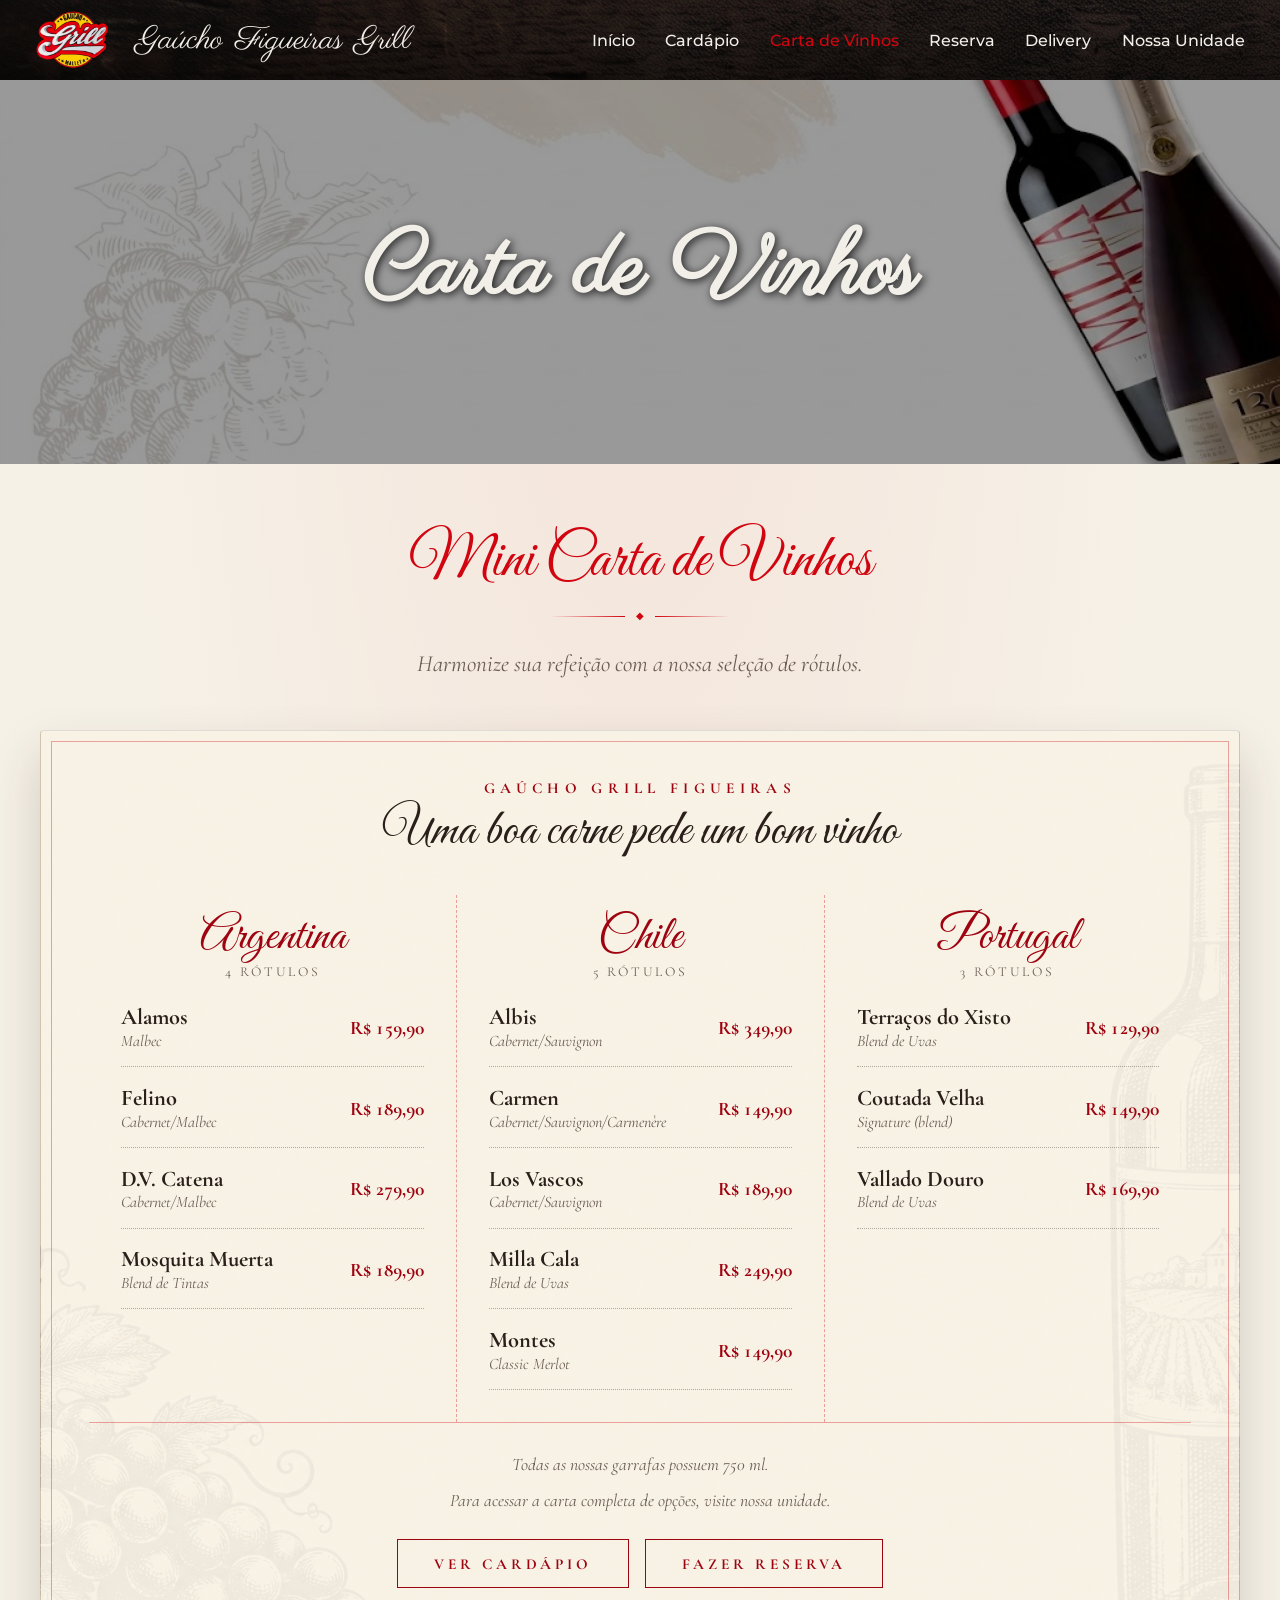
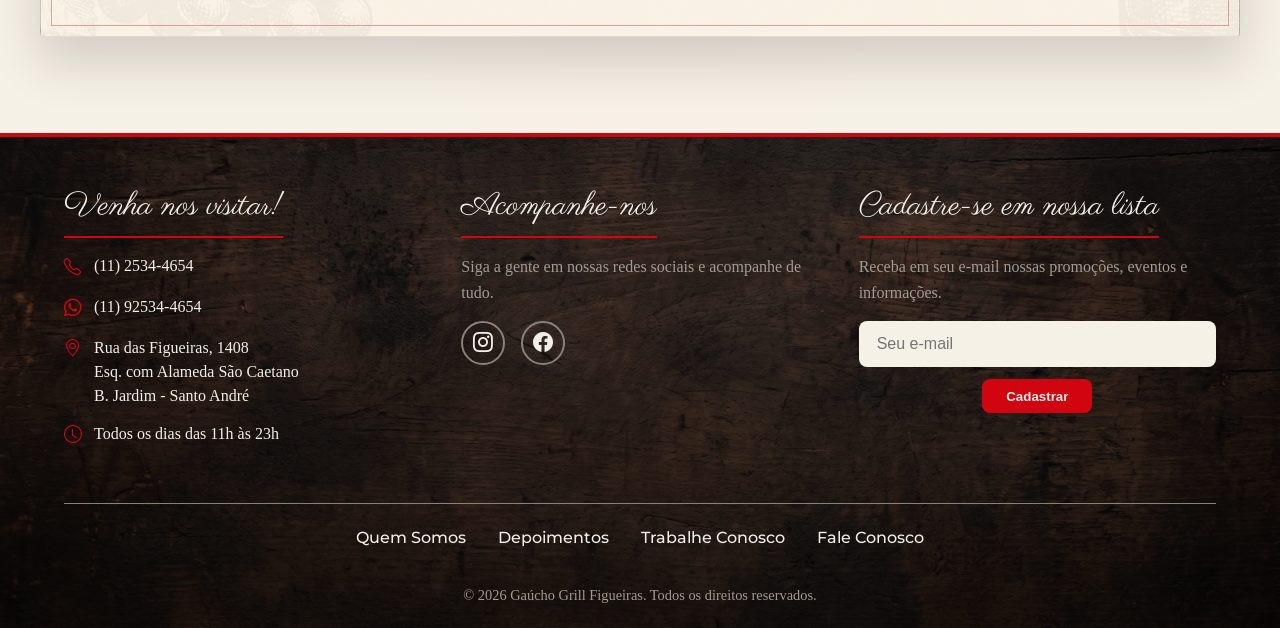
<file: paginas/carta_vinho.html>
<!DOCTYPE html>
<html lang="pt-BR">

<head>
    <meta charset="UTF-8">
    <meta name="viewport" content="width=device-width, initial-scale=1.0">
    <title>Carta de Vinhos - Gaúcho Grill Figueiras</title>

    <link rel="stylesheet" href="https://cdn.jsdelivr.net/npm/bootstrap-icons/font/bootstrap-icons.css">
    <!--* link dos icones telefone e whatsapp-->

    <!--* Fontes: cursiva (títulos) e elegante (textos) -->
    <link href="https://fonts.googleapis.com/css2?family=Great+Vibes&display=swap" rel="stylesheet">
    <link href="https://fonts.googleapis.com/css2?family=Cormorant+Garamond:wght@400;500;600;700&display=swap" rel="stylesheet">

    <!--* CSS -->
    <link rel="stylesheet" href="../css/variaveis.css">
    <link rel="stylesheet" href="../css/header_footer.css">
    <link rel="stylesheet" href="../css/base.css">

    <!--* JavaScript: menu hambúrguer *-->
    <script src="../js/menu.js"></script>

</head>

<body class="pagina-panfleto">
    <a href="#main" class="skip-link">Pular para o conteúdo principal</a>

    <header>
        <nav aria-label="Menu principal" class="menu">
            <a href="../index.html" aria-label="Voltar para a página inicial">
                <img src="../assets/logo/gaucho_logo.png" alt="Gaúcho Grill Figueiras - página inicial" class="logo">
            </a>
            <h1>Gaúcho Figueiras Grill</h1>
            <a href="../index.html">Início</a>
            <a href="cardapio.html">Cardápio</a>
            <a href="carta_vinho.html" aria-current="page">Carta de Vinhos</a>
            <a href="reserva.html">Reserva</a>
            <a href="delivery.html">Delivery</a>
            <a href="nossa_unidade.html">Nossa Unidade</a>
        </nav>

        <h1 class="banner_vinho">Carta de Vinhos</h1>

    </header>

    <main id="main">
        <section>
            <h2>Mini Carta de Vinhos</h2>
            <p class="introducao">Harmonize sua refeição com a nossa seleção de rótulos.</p>
        </section>

        <article class="panfleto" aria-label="Panfleto da mini carta de vinhos">
            <section class="panfleto-topo">
                <p class="panfleto-marca">Gaúcho Grill Figueiras</p>
                <p class="panfleto-frase">Uma boa carne pede um bom vinho</p>
            </section>

            <section class="panfleto-pais" aria-labelledby="vinhos-argentina">
                <h3 id="vinhos-argentina">Argentina</h3>
                <p class="pais-resumo">4 rótulos</p>
                <ul class="lista-vinhos">
                    <li>
                        <strong>Alamos</strong>
                        <em>Malbec</em>
                        <data value="159.90">R$ 159,90</data>
                    </li>
                    <li>
                        <strong>Felino</strong>
                        <em>Cabernet/Malbec</em>
                        <data value="189.90">R$ 189,90</data>
                    </li>
                    <li>
                        <strong>D.V. Catena</strong>
                        <em>Cabernet/Malbec</em>
                        <data value="279.90">R$ 279,90</data>
                    </li>
                    <li>
                        <strong>Mosquita Muerta</strong>
                        <em>Blend de Tintas</em>
                        <data value="189.90">R$ 189,90</data>
                    </li>
                </ul>
            </section>

            <section class="panfleto-pais" aria-labelledby="vinhos-chile">
                <h3 id="vinhos-chile">Chile</h3>
                <p class="pais-resumo">5 rótulos</p>
                <ul class="lista-vinhos">
                    <li>
                        <strong>Albis</strong>
                        <em>Cabernet/Sauvignon</em>
                        <data value="349.90">R$ 349,90</data>
                    </li>
                    <li>
                        <strong>Carmen</strong>
                        <em>Cabernet/Sauvignon/Carmenère</em>
                        <data value="149.90">R$ 149,90</data>
                    </li>
                    <li>
                        <strong>Los Vascos</strong>
                        <em>Cabernet/Sauvignon</em>
                        <data value="189.90">R$ 189,90</data>
                    </li>
                    <li>
                        <strong>Milla Cala</strong>
                        <em>Blend de Uvas</em>
                        <data value="249.90">R$ 249,90</data>
                    </li>
                    <li>
                        <strong>Montes</strong>
                        <em>Classic Merlot</em>
                        <data value="149.90">R$ 149,90</data>
                    </li>
                </ul>
            </section>

            <section class="panfleto-pais" aria-labelledby="vinhos-portugal">
                <h3 id="vinhos-portugal">Portugal</h3>
                <p class="pais-resumo">3 rótulos</p>
                <ul class="lista-vinhos">
                    <li>
                        <strong>Terraços do Xisto</strong>
                        <em>Blend de Uvas</em>
                        <data value="129.90">R$ 129,90</data>
                    </li>
                    <li>
                        <strong>Coutada Velha</strong>
                        <em>Signature (blend)</em>
                        <data value="149.90">R$ 149,90</data>
                    </li>
                    <li>
                        <strong>Vallado Douro</strong>
                        <em>Blend de Uvas</em>
                        <data value="169.90">R$ 169,90</data>
                    </li>
                </ul>
            </section>

            <section class="panfleto-avisos" aria-label="Observações">
                <p>Todas as nossas garrafas possuem 750 ml.</p>
                <p>Para acessar a carta completa de opções, visite nossa unidade.</p>
                <ul class="panfleto-botoes">
                    <li><a href="cardapio.html">Ver cardápio</a></li>
                    <li><a href="reserva.html">Fazer reserva</a></li>
                </ul>
            </section>
        </article>
    </main>

    <footer id="rodape">
        <section class="coluna_footer">
            <h2>Venha nos visitar!</h2>
            <address>
                <ul class="lista_contato">
                    <li>
                        <i aria-hidden="true" class="bi bi-telephone"></i>
                        <a href="tel:+551125344654">(11) 2534-4654</a>
                    </li>
                    <li>
                        <i aria-hidden="true" class="bi bi-whatsapp"></i>
                        <a href="https://wa.me/5511925344654" target="_blank" rel="noopener noreferrer">
                            (11) 92534-4654<span class="visually-hidden"> (abre em nova aba)</span>
                        </a>
                    </li>
                    <li>
                        <i aria-hidden="true" class="bi bi-geo-alt"></i>
                        <a href="https://www.google.com/maps?q=Rua+das+Figueiras,+1408,+Santo+André" target="_blank" rel="noopener noreferrer">
                            Rua das Figueiras, 1408<br>
                            Esq. com Alameda São Caetano<br>
                            B. Jardim - Santo André<span class="visually-hidden"> (abre em nova aba)</span>
                        </a>
                    </li>
                    <li>
                        <i aria-hidden="true" class="bi bi-clock"></i>
                        Todos os dias das 11h às 23h
                    </li>
                </ul>
            </address>
        </section>

        <section class="coluna_footer">
            <h2>Acompanhe-nos</h2>
            <p>Siga a gente em nossas redes sociais e acompanhe de tudo.</p>
            <ul class="lista_redes">
                <li><a href="https://www.instagram.com/gauchofigueiras" aria-label="Instagram do Gaúcho Grill"><i aria-hidden="true" class="bi bi-instagram"></i></a></li>
                <li><a href="https://www.facebook.com/gauchofigueiras" aria-label="Facebook do Gaúcho Grill"><i aria-hidden="true" class="bi bi-facebook"></i></a></li>
            </ul>
        </section>

        <section class="coluna_footer">
            <h2>Cadastre-se em nossa lista</h2>
            <p>Receba em seu e-mail nossas promoções, eventos e informações.</p>
            <form class="form_lista" action="#" method="post">
                <label for="email" class="visually-hidden">E-mail</label>
                <input type="email" id="email" name="email" placeholder="Seu e-mail" autocomplete="email" required>
                <button type="submit">Cadastrar</button>
            </form>
        </section>

        <nav aria-label="Rodapé" class="menu_footer">
            <a href="quem_somos.html">Quem Somos</a>
            <a href="depoimentos.html">Depoimentos</a>
            <a href="trabalhe_conosco.html">Trabalhe Conosco</a>
            <a href="fale_conosco.html">Fale Conosco</a>
        </nav>

        <p class="copyright">&copy; 2026 Gaúcho Grill Figueiras. Todos os direitos reservados.</p>
    </footer>

</body>

</html>
</file>
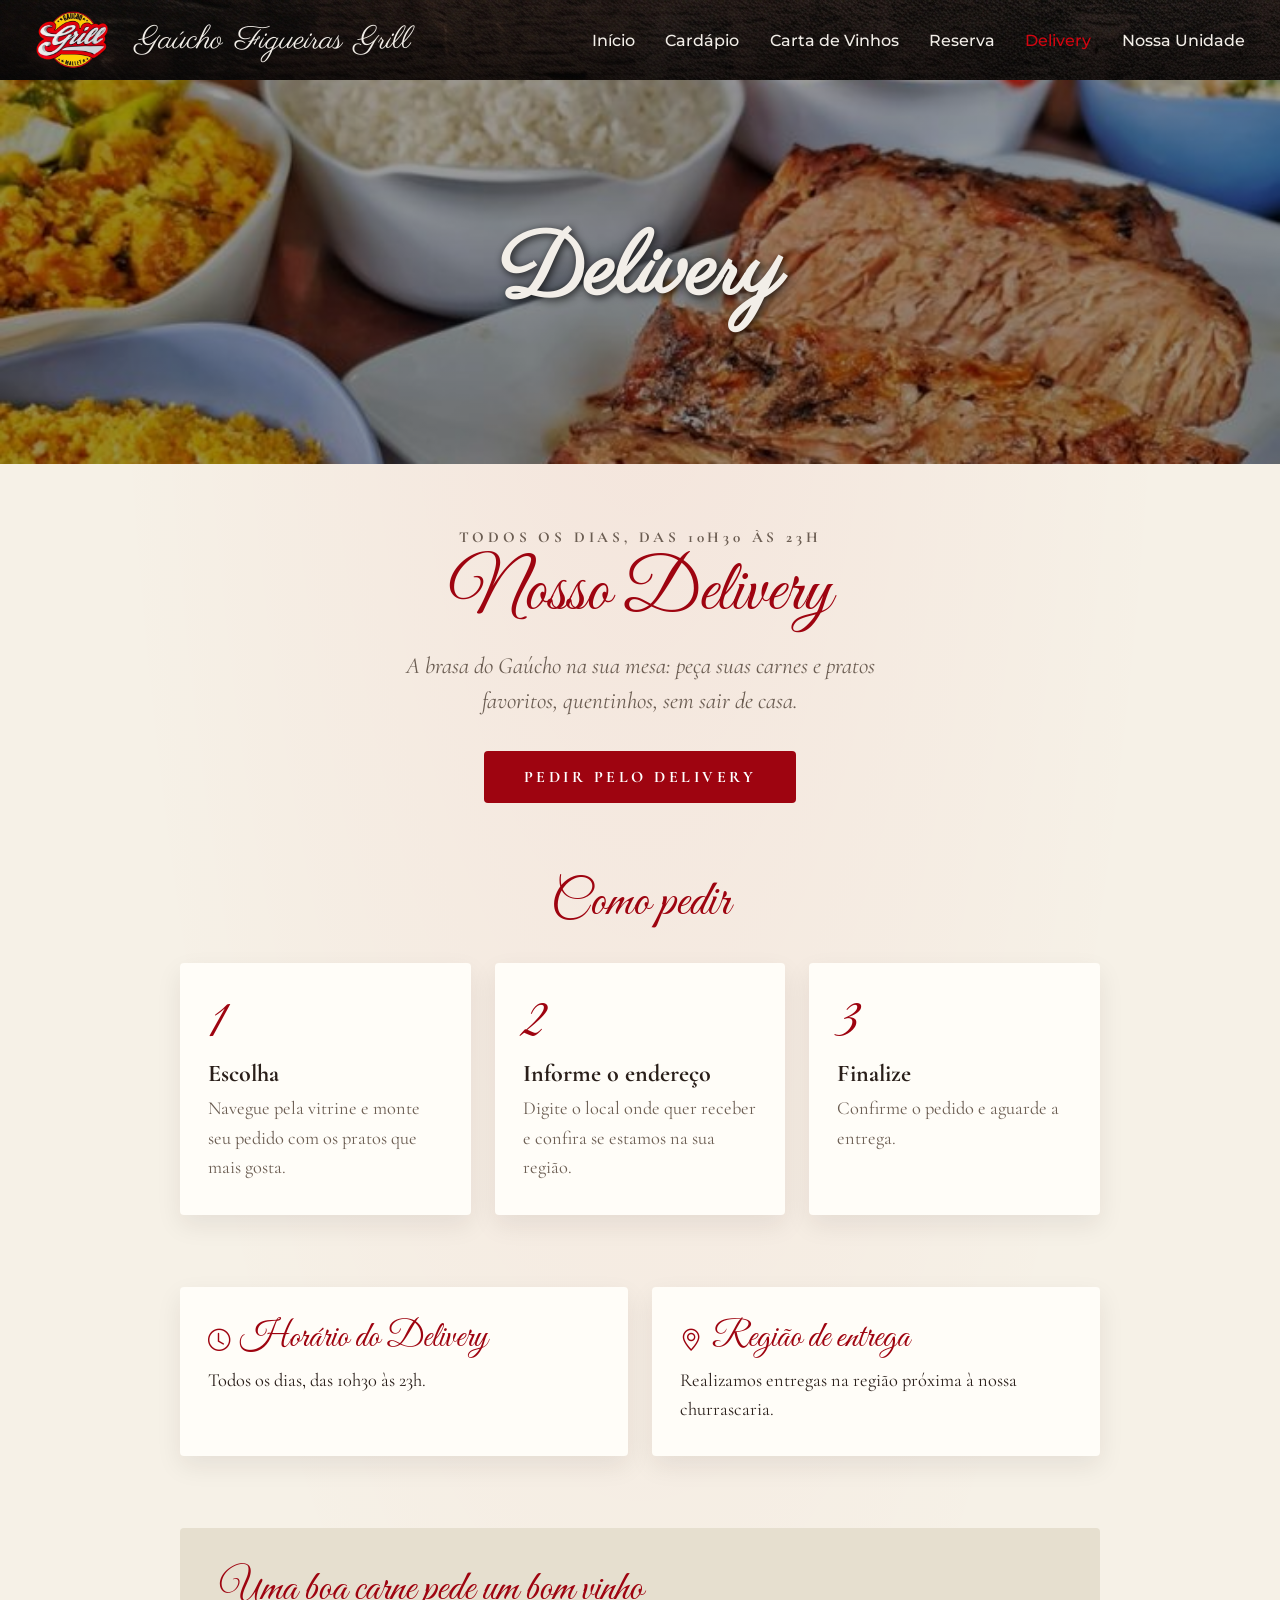
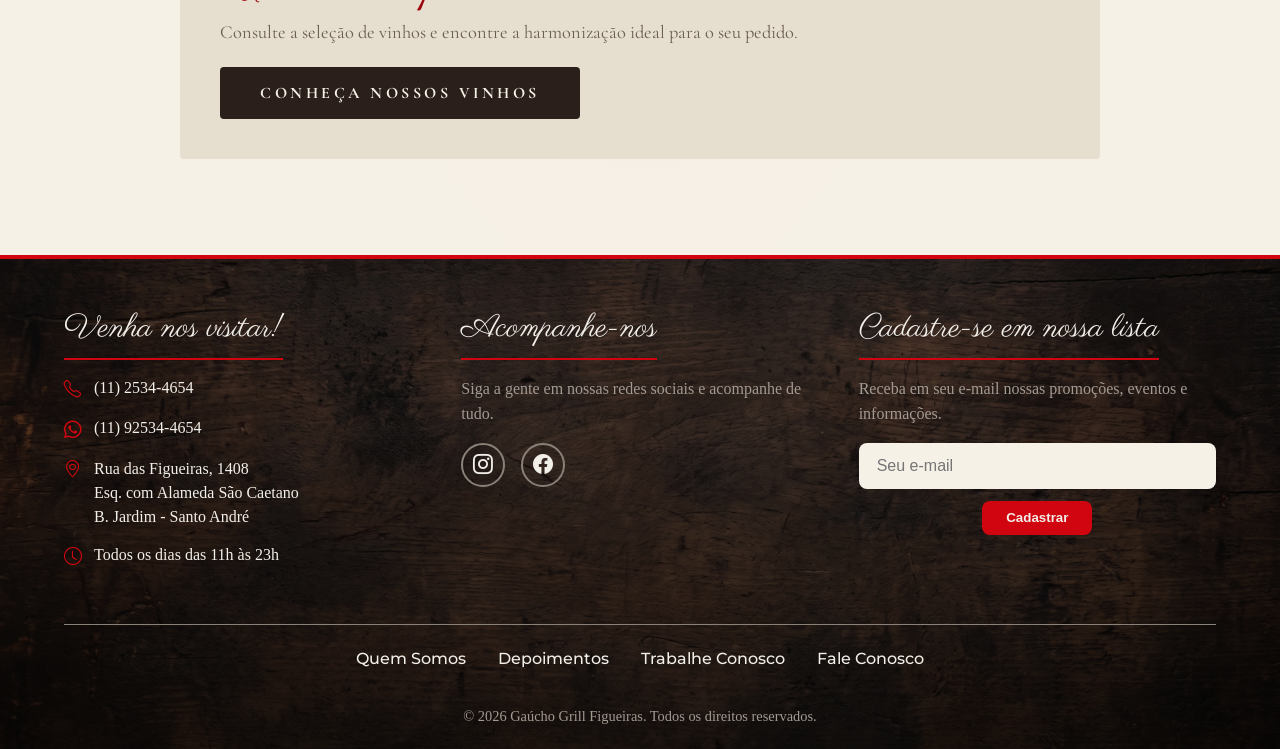
<file: paginas/delivery.html>
<!DOCTYPE html>
<html lang="pt-BR">

<head>
    <meta charset="UTF-8">
    <meta name="viewport" content="width=device-width, initial-scale=1.0">
    <title>Delivery - Gaúcho Grill Figueiras</title>

    <link rel="stylesheet" href="https://cdn.jsdelivr.net/npm/bootstrap-icons/font/bootstrap-icons.css">
    <!--* link dos icones telefone e whatsapp-->
     
    <!--* CSS -->
    <link rel="stylesheet" href="../css/variaveis.css">
    <link rel="stylesheet" href="../css/header_footer.css">
    <link rel="stylesheet" href="../css/base.css">
    <link href="https://fonts.googleapis.com/css2?family=Great+Vibes&display=swap" rel="stylesheet">
    <link href="https://fonts.googleapis.com/css2?family=Cormorant+Garamond:wght@400;500;600;700&display=swap" rel="stylesheet">

    <!--* JavaScript: menu hambúrguer *-->
    <script src="../js/menu.js"></script>

</head>

<body class="pagina-delivery">  
    <a href="#main" class="skip-link">Pular para o conteúdo principal</a>

    <header>
        <nav aria-label="Menu principal" class="menu">
            <a href="../index.html" aria-label="Voltar para a página inicial">
                <img src="../assets/logo/gaucho_logo.png" alt="Gaúcho Grill Figueiras - página inicial" class="logo">
            </a>
            <h1>Gaúcho Figueiras Grill</h1>
            <a href="../index.html">Início</a>
            <a href="cardapio.html">Cardápio</a>
            <a href="carta_vinho.html">Carta de Vinhos</a>
            <a href="reserva.html">Reserva</a>
            <a href="delivery.html" aria-current = "page">Delivery</a>
            <a href="nossa_unidade.html">Nossa Unidade</a>
        </nav>

        <h1 class="banner_delivery">Delivery</h1>

    </header>

        <main id="main">
        <section class="delivery-abertura">
            <p class="delivery-chamada">Todos os dias, das 10h30 às 23h</p>
            <h2>Nosso Delivery</h2>
            <p class="delivery-intro">A brasa do Gaúcho na sua mesa: peça suas carnes e pratos favoritos, quentinhos, sem sair de casa.</p>
            <a class="delivery-botao" href="https://pedido.xmenu.com.br/?loja=21665#/vitrine" target="_blank" rel="noopener noreferrer">
                Pedir pelo delivery<span class="visually-hidden"> (abre em nova aba)</span>
            </a>
        </section>

        <section class="delivery-passos">
            <h3>Como pedir</h3>
            <ol>
                <li>
                    <h4>Escolha</h4>
                    <p>Navegue pela vitrine e monte seu pedido com os pratos que mais gosta.</p>
                </li>
                <li>
                    <h4>Informe o endereço</h4>
                    <p>Digite o local onde quer receber e confira se estamos na sua região.</p>
                </li>
                <li>
                    <h4>Finalize</h4>
                    <p>Confirme o pedido e aguarde a entrega.</p>
                </li>
            </ol>
        </section>

        <section class="delivery-infos" aria-label="Informações do delivery">
            <article>
                <h3><i aria-hidden="true" class="bi bi-clock"></i> Horário do Delivery</h3>
                <p>Todos os dias, das 10h30 às 23h.</p>
            </article>
            <article>
                <h3><i aria-hidden="true" class="bi bi-geo-alt"></i> Região de entrega</h3>
                <p>Realizamos entregas na região próxima à nossa churrascaria.</p>
            </article>
        </section>

        <section class="delivery-vinhos">
            <article>
                <h3>Uma boa carne pede um bom vinho</h3>
                <p>Consulte a seleção de vinhos e encontre a harmonização ideal para o seu pedido.</p>
            </article>
            <a class="delivery-botao-escuro" href="carta_vinho.html">Conheça nossos vinhos</a>
        </section>
    </main>

    <footer id="rodape">
        <section class="coluna_footer">
            <h2>Venha nos visitar!</h2>
            <address>
                <ul class="lista_contato">
                    <li>
                        <i aria-hidden="true" class="bi bi-telephone"></i>
                        <a href="tel:+551125344654">(11) 2534-4654</a>
                    </li>
                    <li>
                        <i aria-hidden="true" class="bi bi-whatsapp"></i>
                        <a href="https://wa.me/5511925344654" target="_blank" rel="noopener noreferrer">
                            (11) 92534-4654<span class="visually-hidden"> (abre em nova aba)</span>
                        </a>
                    </li>
                    <li>
                        <i aria-hidden="true" class="bi bi-geo-alt"></i>
                        <a href="https://www.google.com/maps?q=Rua+das+Figueiras,+1408,+Santo+André" target="_blank" rel="noopener noreferrer">
                            Rua das Figueiras, 1408<br>
                            Esq. com Alameda São Caetano<br>
                            B. Jardim - Santo André<span class="visually-hidden"> (abre em nova aba)</span>
                        </a>
                    </li>
                    <li>
                        <i aria-hidden="true" class="bi bi-clock"></i>
                        Todos os dias das 11h às 23h
                    </li>
                </ul>
            </address>
        </section>

        <section class="coluna_footer">
            <h2>Acompanhe-nos</h2>
            <p>Siga a gente em nossas redes sociais e acompanhe de tudo.</p>
            <ul class="lista_redes">
                <li><a href="https://www.instagram.com/gauchofigueiras" aria-label="Instagram do Gaúcho Grill"><i aria-hidden="true" class="bi bi-instagram"></i></a></li>
                <li><a href="https://www.facebook.com/gauchofigueiras" aria-label="Facebook do Gaúcho Grill"><i aria-hidden="true" class="bi bi-facebook"></i></a></li>
            </ul>
        </section>

        <section class="coluna_footer">
            <h2>Cadastre-se em nossa lista</h2>
            <p>Receba em seu e-mail nossas promoções, eventos e informações.</p>
            <form class="form_lista" action="#" method="post">
                <label for="email" class="visually-hidden">E-mail</label>
                <input type="email" id="email" name="email" placeholder="Seu e-mail" autocomplete="email" required>
                <button type="submit">Cadastrar</button>
            </form>
        </section>

        <nav aria-label="Rodapé" class="menu_footer">
            <a href="quem_somos.html">Quem Somos</a>
            <a href="depoimentos.html">Depoimentos</a>
            <a href="trabalhe_conosco.html">Trabalhe Conosco</a>
            <a href="fale_conosco.html">Fale Conosco</a>
        </nav>

        <p class="copyright">&copy; 2026 Gaúcho Grill Figueiras. Todos os direitos reservados.</p>
    </footer>

</body>

</html>
</file>
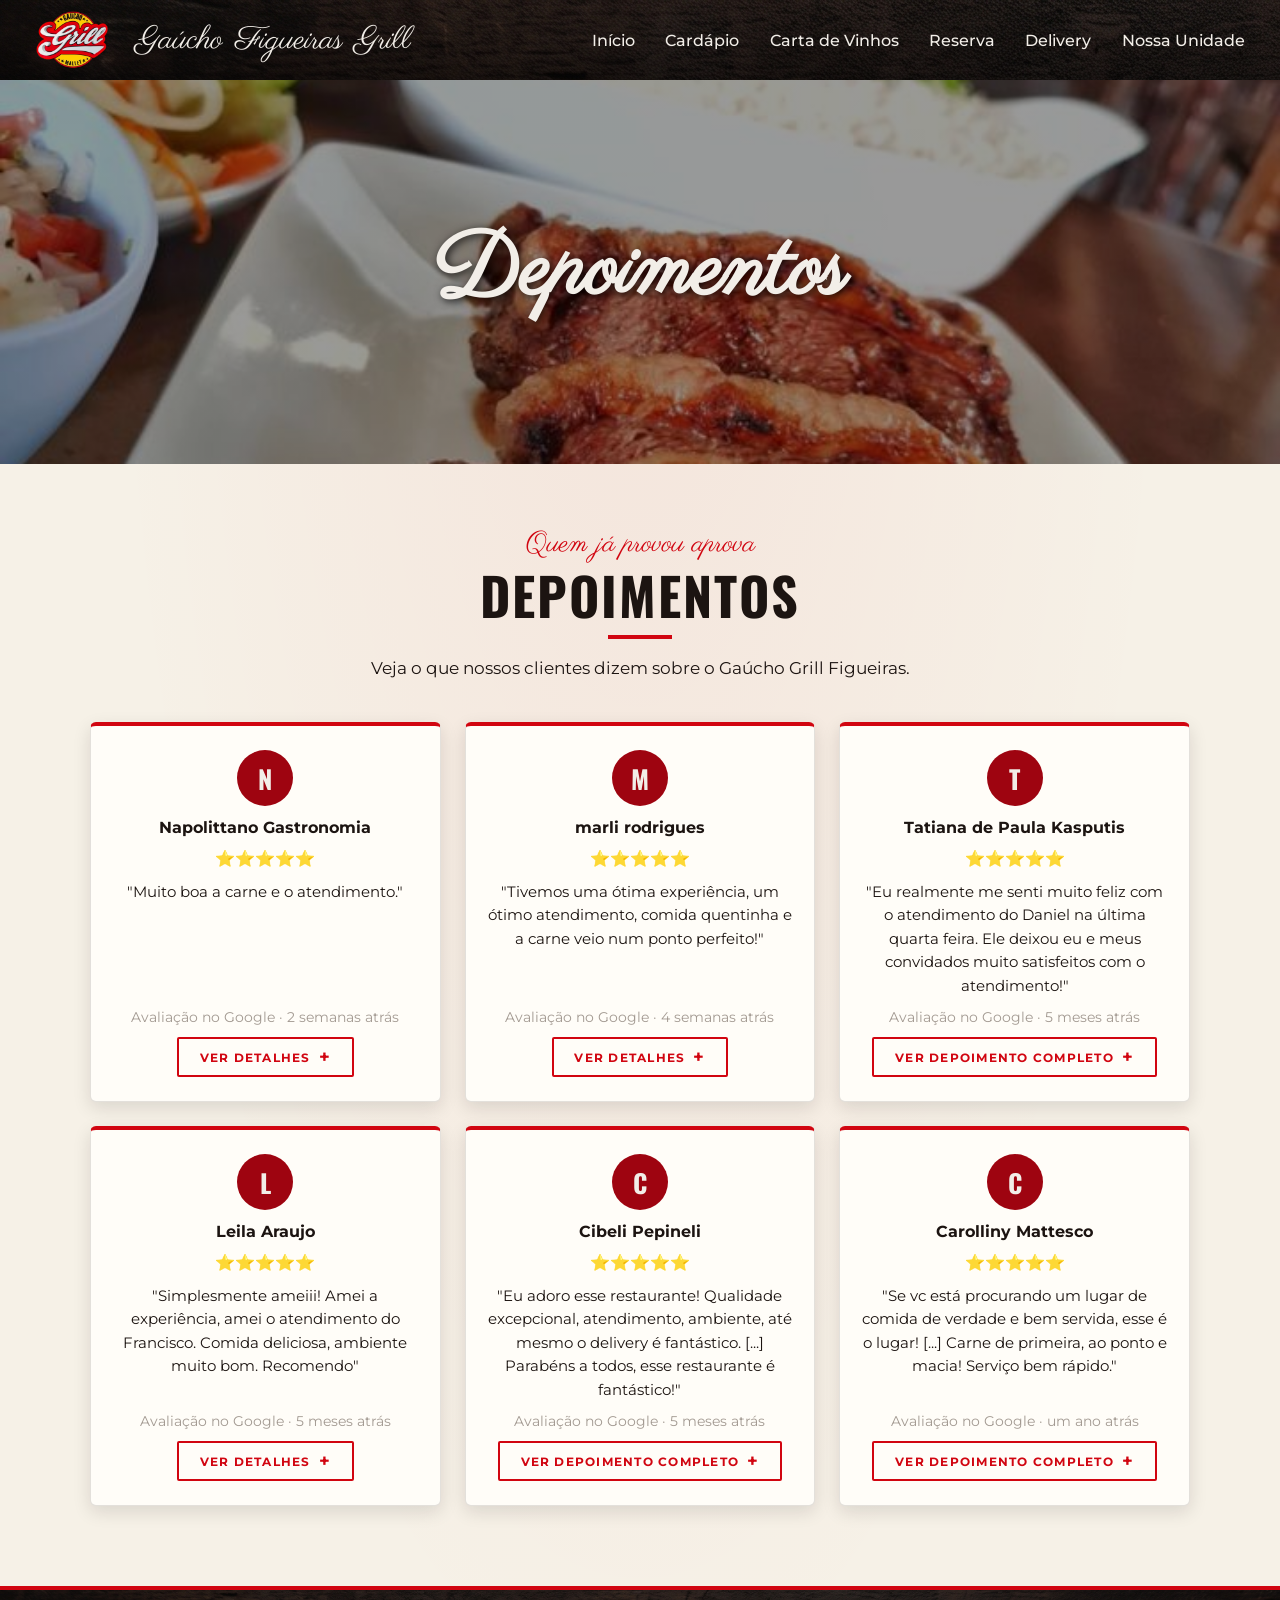
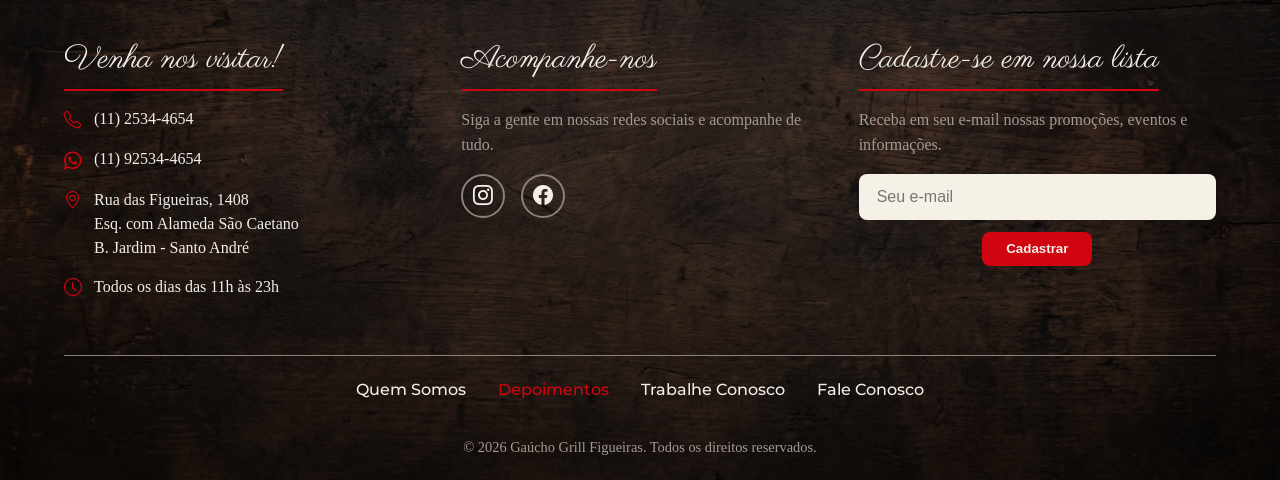
<file: paginas/depoimentos.html>
<!DOCTYPE html>
<html lang="pt-BR">

<head>
    <meta charset="UTF-8">
    <meta name="viewport" content="width=device-width, initial-scale=1.0">
    <title>Depoimentos - Gaúcho Grill Figueiras</title>

    <link rel="stylesheet" href="https://cdn.jsdelivr.net/npm/bootstrap-icons/font/bootstrap-icons.css">
    <!--* link dos icones telefone e whatsapp-->

    <!--* CSS -->
    <link rel="stylesheet" href="../css/variaveis.css">
    <link rel="stylesheet" href="../css/header_footer.css">
    <link rel="stylesheet" href="../css/base.css">

    <!--* JavaScript: menu hambúrguer *-->
    <script src="../js/menu.js"></script>

</head>

<body class="pagina-depoimentos">
    <a href="#main" class="skip-link">Pular para o conteúdo principal</a>

    <header>
        <nav aria-label="Menu principal" class="menu">
            <a href="../index.html" aria-label="Voltar para a página inicial">
                <img src="../assets/logo/gaucho_logo.png" alt="Gaúcho Grill Figueiras - página inicial" class="logo">
            </a>
            <h1>Gaúcho Figueiras Grill</h1>
            <a href="../index.html">Início</a>
            <a href="cardapio.html">Cardápio</a>
            <a href="carta_vinho.html">Carta de Vinhos</a>
            <a href="reserva.html">Reserva</a>
            <a href="delivery.html">Delivery</a>
            <a href="nossa_unidade.html">Nossa Unidade</a>
        </nav>

        <h1 class="banner_depoimentos">Depoimentos</h1>

    </header>

    <main id="main">
        <section aria-labelledby="titulo-depoimentos">
            <p class="dep-chamada">Quem já provou aprova</p>
            <h2 id="titulo-depoimentos">Depoimentos</h2>
            <p class="intro">Veja o que nossos clientes dizem sobre o Gaúcho Grill Figueiras.</p>

            <ul class="grade-depoimentos">
                <li>
                    <article class="cartao-depoimento">
                        <span class="avatar" aria-hidden="true">N</span>
                        <h3>Napolittano Gastronomia</h3>
                        <p><span role="img" aria-label="Avaliação 5 de 5 estrelas">⭐⭐⭐⭐⭐</span></p>
                        <blockquote>
                            <p>"Muito boa a carne e o atendimento."</p>
                        </blockquote>
                        <p class="origem-avaliacao">Avaliação no Google · 2 semanas atrás</p>
                        <details>
                            <summary>Ver detalhes</summary>
                            <ul>
                                <li>Comida: 5 | Serviço: 5 | Ambiente: 5</li>
                                <li>Preço por pessoa: R$ 180-200</li>
                                <li>Tamanho do grupo: 2 pessoas</li>
                                <li>Tempo de espera: sem espera</li>
                                <li>Nível de barulho: moderado</li>
                                <li>Estacionamento: bom (descoberto, gratuito e pago)</li>
                                <li>Adequado para crianças: sim</li>
                                <li>Acessibilidade: sim</li>
                            </ul>
                        </details>
                    </article>
                </li>

                <li>
                    <article class="cartao-depoimento">
                        <span class="avatar" aria-hidden="true">M</span>
                        <h3>marli rodrigues</h3>
                        <p><span role="img" aria-label="Avaliação 5 de 5 estrelas">⭐⭐⭐⭐⭐</span></p>
                        <blockquote>
                            <p>"Tivemos uma ótima experiência, um ótimo atendimento, comida quentinha e a carne veio
                                num ponto perfeito!"</p>
                        </blockquote>
                        <p class="origem-avaliacao">Avaliação no Google · 4 semanas atrás</p>
                        <details>
                            <summary>Ver detalhes</summary>
                            <ul>
                                <li>Comida: 5 | Serviço: 5 | Ambiente: 5</li>
                            </ul>
                        </details>
                    </article>
                </li>

                <li>
                    <article class="cartao-depoimento">
                        <span class="avatar" aria-hidden="true">T</span>
                        <h3>Tatiana de Paula Kasputis</h3>
                        <p><span role="img" aria-label="Avaliação 5 de 5 estrelas">⭐⭐⭐⭐⭐</span></p>
                        <blockquote>
                            <p>"Eu realmente me senti muito feliz com o atendimento do Daniel na última quarta feira.
                                Ele deixou eu e meus convidados muito satisfeitos com o atendimento!"</p>
                        </blockquote>
                        <p class="origem-avaliacao">Avaliação no Google · 5 meses atrás</p>
                        <details>
                            <summary>Ver depoimento completo</summary>
                            <p>"Eu realmente me senti muito feliz com o atendimento do Daniel na última quarta feira.
                                Ele deixou eu e meus convidados muito satisfeitos com o atendimento! Agora vou voltar
                                com minha filha para comer cupim hahaha"</p>
                            <ul>
                                <li>Comida: 5 | Serviço: 5 | Ambiente: 5</li>
                            </ul>
                        </details>
                    </article>
                </li>

                <li>
                    <article class="cartao-depoimento">
                        <span class="avatar" aria-hidden="true">L</span>
                        <h3>Leila Araujo</h3>
                        <p><span role="img" aria-label="Avaliação 5 de 5 estrelas">⭐⭐⭐⭐⭐</span></p>
                        <blockquote>
                            <p>"Simplesmente ameiii! Amei a experiência, amei o atendimento do Francisco.
                                Comida deliciosa, ambiente muito bom. Recomendo"</p>
                        </blockquote>
                        <p class="origem-avaliacao">Avaliação no Google · 5 meses atrás</p>
                        <details>
                            <summary>Ver detalhes</summary>
                            <ul>
                                <li>Comida: 5 | Serviço: 5 | Ambiente: 5</li>
                                <li>Tipo de refeição: almoço</li>
                                <li>Preço por pessoa: R$ 100-120</li>
                                <li>Tempo de espera: sem espera</li>
                                <li>Tipo de assento: área de refeições coberta</li>
                            </ul>
                        </details>
                    </article>
                </li>

                <li>
                    <article class="cartao-depoimento">
                        <span class="avatar" aria-hidden="true">C</span>
                        <h3>Cibeli Pepineli</h3>
                        <p><span role="img" aria-label="Avaliação 5 de 5 estrelas">⭐⭐⭐⭐⭐</span></p>
                        <blockquote>
                            <p>"Eu adoro esse restaurante! Qualidade excepcional, atendimento, ambiente, até mesmo o
                                delivery é fantástico. [...] Parabéns a todos, esse restaurante é fantástico!"</p>
                        </blockquote>
                        <p class="origem-avaliacao">Avaliação no Google · 5 meses atrás</p>
                        <details>
                            <summary>Ver depoimento completo</summary>
                            <p>"Eu adoro esse restaurante! Qualidade excepcional, atendimento, ambiente, até mesmo o
                                delivery é fantástico. O Gaucho preza DEMAIS por qualidade, a primeira vez que fomos ao
                                restaurante pedimos uma picanha para 4 pessoas (somos 2 adultos e 2 crianças), o garçom
                                falou que era muito e sugeriu para pegarmos para 2 pessoas - assim fizemos. Quando a
                                carne chegou, estava maravilhosa, mas 5 minutos depois ele chegou com uma nova tábua de
                                carnes e disse que o Gaucho mandou outra porque aquela não estava com a qualidade que
                                ele gosta. Se a primeira estava maravilhosa vcs não imaginem a segunda...não estamos
                                acostumados a um tratamento tão especial, nem em restaurantes caríssimos e badalados.
                                Parabéns a todos, esse restaurante é fantástico!"</p>
                            <ul>
                                <li>Comida: 5 | Serviço: 5 | Ambiente: 5</li>
                                <li>Tipo de pedido: refeição no local</li>
                                <li>Preço por pessoa: R$ 60-80</li>
                                <li>Tamanho do grupo: adequado para todos os tamanhos</li>
                                <li>Tipo de assento: área de refeições coberta</li>
                            </ul>
                        </details>
                    </article>
                </li>

                <li>
                    <article class="cartao-depoimento">
                        <span class="avatar" aria-hidden="true">C</span>
                        <h3>Carolliny Mattesco</h3>
                        <p><span role="img" aria-label="Avaliação 5 de 5 estrelas">⭐⭐⭐⭐⭐</span></p>
                        <blockquote>
                            <p>"Se vc está procurando um lugar de comida de verdade e bem servida, esse é o lugar!
                                [...] Carne de primeira, ao ponto e macia! Serviço bem rápido."</p>
                        </blockquote>
                        <p class="origem-avaliacao">Avaliação no Google · um ano atrás</p>
                        <details>
                            <summary>Ver depoimento completo</summary>
                            <p>"Se vc está procurando um lugar de comida de verdade e bem servida, esse é o lugar!
                                Aqui vc paga o preço justo! Não é um restaurante que vc paga caro e come pouco, aqui vc
                                paga o preço justo e come super bem!</p>
                            <p>Pratos de carne para 2, serve 3 pessoas tranquilamente... com certeza os pratos para 2
                                são servidos com mais de 500 gramas de carne. As guarnições são a vontade (batata
                                frita, pastel de queijo, arroz, salada de batata, vinagrete e feijão tropeiro)</p>
                            <p>Carne de primeira, ao ponto e macia! Serviço bem rápido, não precisa esperar mto para a
                                comida chegar na mesa!</p>
                            <p>Na mesa tínhamos 2 aniversariantes e o garçom Gil nos presenteou com duas sobresas!
                                Atendimento top do Gil!</p>
                            <p>Já sou cliente do restaurante e voltarei mais vezes com certeza!"</p>
                            <ul>
                                <li>Comida: 5 | Serviço: 5 | Ambiente: 5</li>
                                <li>Tipo de pedido: refeição no local</li>
                                <li>Tipo de refeição: jantar</li>
                                <li>Preço por pessoa: R$ 80-100</li>
                                <li>Pratos recomendados: entradas</li>
                            </ul>
                        </details>
                    </article>
                </li>
            </ul>
        </section>
    </main>

    <footer id="rodape">
        <section class="coluna_footer">
            <h2>Venha nos visitar!</h2>
            <address>
                <ul class="lista_contato">
                    <li>
                        <i aria-hidden="true" class="bi bi-telephone"></i>
                        <a href="tel:+551125344654">(11) 2534-4654</a>
                    </li>
                    <li>
                        <i aria-hidden="true" class="bi bi-whatsapp"></i>
                        <a href="https://wa.me/5511925344654" target="_blank" rel="noopener noreferrer">
                            (11) 92534-4654<span class="visually-hidden"> (abre em nova aba)</span>
                        </a>
                    </li>
                    <li>
                        <i aria-hidden="true" class="bi bi-geo-alt"></i>
                        <a href="https://www.google.com/maps?q=Rua+das+Figueiras,+1408,+Santo+André" target="_blank" rel="noopener noreferrer">
                            Rua das Figueiras, 1408<br>
                            Esq. com Alameda São Caetano<br>
                            B. Jardim - Santo André<span class="visually-hidden"> (abre em nova aba)</span>
                        </a>
                    </li>
                    <li>
                        <i aria-hidden="true" class="bi bi-clock"></i>
                        Todos os dias das 11h às 23h
                    </li>
                </ul>
            </address>
        </section>

        <section class="coluna_footer">
            <h2>Acompanhe-nos</h2>
            <p>Siga a gente em nossas redes sociais e acompanhe de tudo.</p>
            <ul class="lista_redes">
                <li><a href="https://www.instagram.com/gauchofigueiras" aria-label="Instagram do Gaúcho Grill"><i aria-hidden="true" class="bi bi-instagram"></i></a></li>
                <li><a href="https://www.facebook.com/gauchofigueiras" aria-label="Facebook do Gaúcho Grill"><i aria-hidden="true" class="bi bi-facebook"></i></a></li>
            </ul>
        </section>

        <section class="coluna_footer">
            <h2>Cadastre-se em nossa lista</h2>
            <p>Receba em seu e-mail nossas promoções, eventos e informações.</p>
            <form class="form_lista" action="#" method="post">
                <label for="email" class="visually-hidden">E-mail</label>
                <input type="email" id="email" name="email" placeholder="Seu e-mail" autocomplete="email" required>
                <button type="submit">Cadastrar</button>
            </form>
        </section>

        <nav aria-label="Rodapé" class="menu_footer">
            <a href="quem_somos.html">Quem Somos</a>
            <a href="depoimentos.html" aria-current="page">Depoimentos</a>
            <a href="trabalhe_conosco.html">Trabalhe Conosco</a>
            <a href="fale_conosco.html">Fale Conosco</a>
        </nav>

        <p class="copyright">&copy; 2026 Gaúcho Grill Figueiras. Todos os direitos reservados.</p>
    </footer>

</body>

</html>
</file>
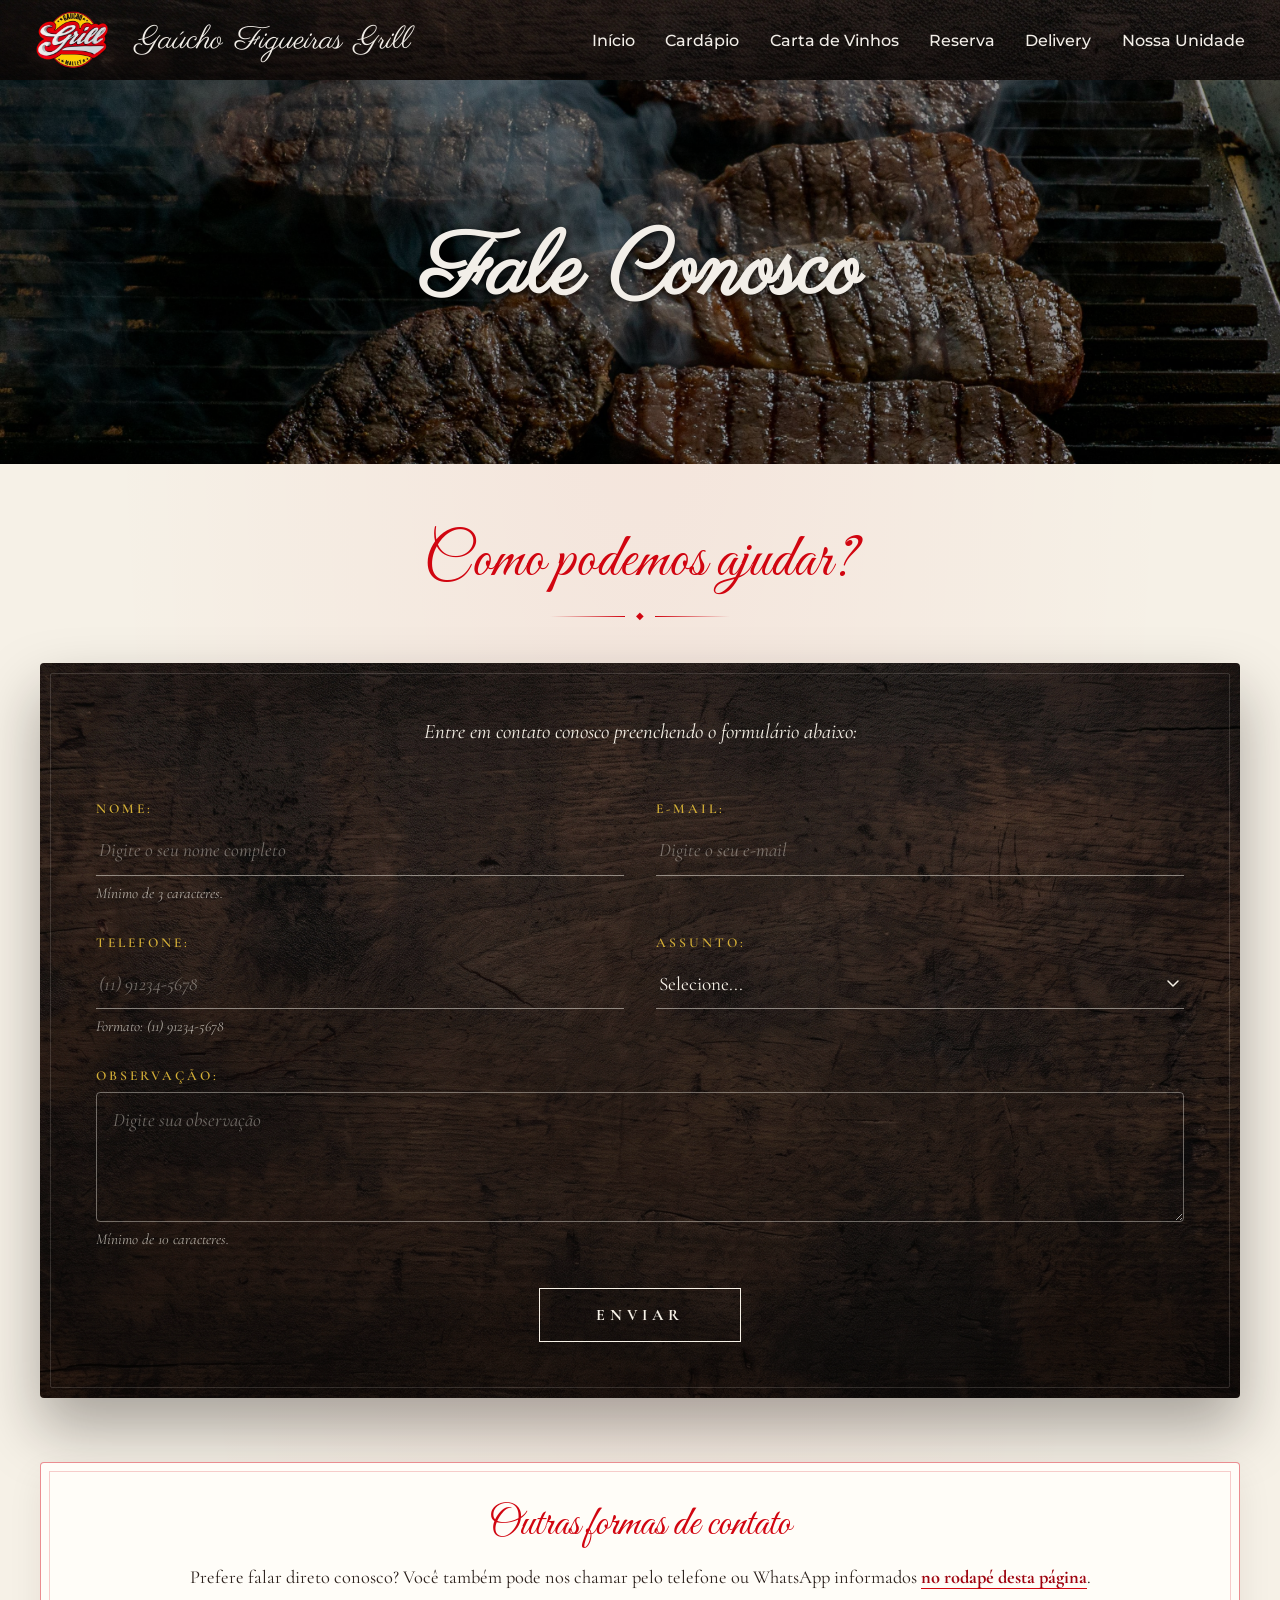
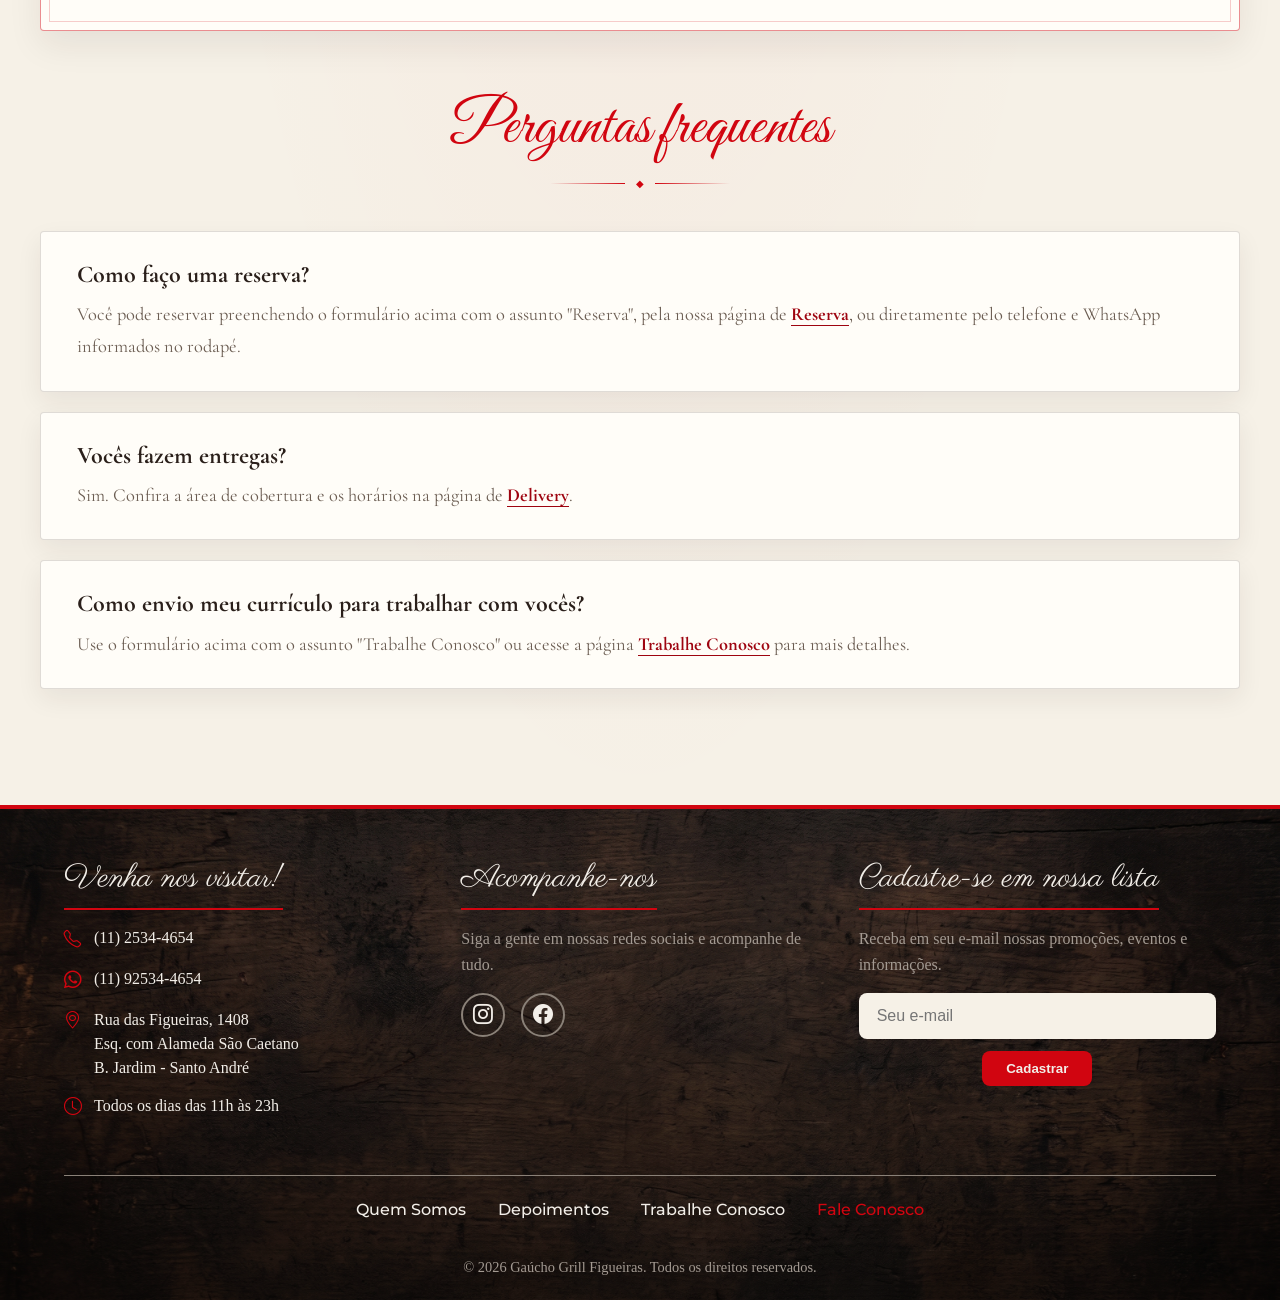
<file: paginas/fale_conosco.html>
<!DOCTYPE html>
<html lang="pt-BR">

<head>
    <meta charset="UTF-8">
    <meta name="viewport" content="width=device-width, initial-scale=1.0">
    <title>Fale conosco - Gaúcho Grill Figueiras</title>

    <!--* link dos icones telefone e whatsapp-->
    <link rel="stylesheet" href="https://cdn.jsdelivr.net/npm/bootstrap-icons/font/bootstrap-icons.css">

    <!--* Fontes: cursiva (títulos) e elegante (textos, rótulos e FAQ) -->
    <link href="https://fonts.googleapis.com/css2?family=Great+Vibes&display=swap" rel="stylesheet">
    <link href="https://fonts.googleapis.com/css2?family=Cormorant+Garamond:wght@400;500;600;700&display=swap"
        rel="stylesheet">

    <!--* CSS -->
    <link rel="stylesheet" href="../css/variaveis.css">
    <link rel="stylesheet" href="../css/header_footer.css">
    <link rel="stylesheet" href="../css/base.css">
    
    <!--* JavaScript: máscara do telefone e mensagens de erro em português -->
    <script src="../js/formulario.js"></script>

    <!--* JavaScript: menu hambúrguer *-->
    <script src="../js/menu.js"></script>

</head>

<body class="pagina-fale-conosco">
    <a href="#main" class="skip-link">Pular para o conteúdo principal</a>

    <header>
        <nav aria-label="Menu principal" class="menu">
            <a href="../index.html" aria-label="Voltar para a página inicial">
                <img src="../assets/logo/gaucho_logo.png" alt="Gaúcho Grill Figueiras - página inicial" class="logo">
            </a>
            <h1>Gaúcho Figueiras Grill</h1>
            <a href="../index.html">Início</a>
            <a href="cardapio.html">Cardápio</a>
            <a href="carta_vinho.html">Carta de Vinhos</a>
            <a href="reserva.html">Reserva</a>
            <a href="delivery.html">Delivery</a>
            <a href="nossa_unidade.html">Nossa Unidade</a>
        </nav>

        <h1 class="banner_fale_conosco">Fale Conosco</h1>
    </header>

    <main id="main">
        <section>
            <h2>Como podemos ajudar?</h2>
            <form>
                <fieldset>
                    <legend>Entre em contato conosco preenchendo o formulário abaixo:</legend>

                    <p>
                        <label for="nome">Nome:</label> <br>
                        <input type="text" id="nome" name="nome" placeholder="Digite o seu nome completo" minlength="3"
                            autocomplete="name" aria-describedby="dica-nome" required> <br>
                        <small id="dica-nome">Mínimo de 3 caracteres.</small>
                    </p>

                    <p>
                        <label for="email_contato">E-mail:</label> <br>
                        <input type="email" id="email_contato" name="email" placeholder="Digite o seu e-mail"
                            autocomplete="email" required>
                    </p>

                    <p>
                        <label for="telefone">Telefone:</label> <br>
                        <input type="tel" id="telefone" name="telefone" placeholder="(11) 91234-5678"
                            pattern="\([0-9]{2}\) [0-9]{4,5}-[0-9]{4}" maxlength="15" inputmode="tel"
                            data-mascara="telefone" aria-describedby="dica-telefone" autocomplete="tel" required>
                        <small id="dica-telefone">Formato: (11) 91234-5678</small>
                    </p>

                    <p>
                        <label for="assunto">Assunto:</label> <br>
                        <select id="assunto" name="assunto" required>
                            <option value="">Selecione...</option>
                            <option value="reserva">Reserva</option>
                            <option value="delivery">Delivery</option>
                            <option value="trabalhe-conosco">Trabalhe Conosco</option>
                            <option value="outro">Outro</option>
                        </select>
                    </p>

                    <p>
                        <label for="obs">Observação:</label> <br>
                        <textarea cols="30" rows="4" id="obs" name="obs" placeholder="Digite sua observação" required
                            minlength="10" aria-describedby="dica-obs"></textarea> <br>
                        <small id="dica-obs">Mínimo de 10 caracteres.</small>
                    </p>

                    <button type="submit">Enviar</button>
                </fieldset>
            </form>
        </section>

        <section class="card-contato">
            <h3>Outras formas de contato</h3>
            <p>Prefere falar direto conosco? Você também pode nos chamar pelo telefone ou WhatsApp informados
                <a href="#rodape">no rodapé desta página</a>.
            </p>
        </section>

        <article>
            <h3>Perguntas frequentes</h3>

            <section class="faq-item">
                <h4>Como faço uma reserva?</h4>
                <p>Você pode reservar preenchendo o formulário acima com o assunto "Reserva", pela nossa página de
                    <a href="reserva.html">Reserva</a>, ou diretamente pelo telefone e WhatsApp informados no rodapé.
                </p>
            </section>

            <section class="faq-item">
                <h4>Vocês fazem entregas?</h4>
                <p>Sim. Confira a área de cobertura e os horários na página de <a href="delivery.html">Delivery</a>.</p>
            </section>

            <section class="faq-item">
                <h4>Como envio meu currículo para trabalhar com vocês?</h4>
                <p>Use o formulário acima com o assunto "Trabalhe Conosco" ou acesse a página
                    <a href="trabalhe_conosco.html">Trabalhe Conosco</a> para mais detalhes.
                </p>
            </section>
        </article>
    </main>

    <footer id="rodape">
        <section class="coluna_footer">
            <h2>Venha nos visitar!</h2>
            <address>
                <ul class="lista_contato">
                    <li>
                        <i aria-hidden="true" class="bi bi-telephone"></i>
                        <a href="tel:+551125344654">(11) 2534-4654</a>
                    </li>
                    <li>
                        <i aria-hidden="true" class="bi bi-whatsapp"></i>
                        <a href="https://wa.me/5511925344654" target="_blank" rel="noopener noreferrer">
                            (11) 92534-4654<span class="visually-hidden"> (abre em nova aba)</span>
                        </a>
                    </li>
                    <li>
                        <i aria-hidden="true" class="bi bi-geo-alt"></i>
                        <a href="https://www.google.com/maps?q=Rua+das+Figueiras,+1408,+Santo+André" target="_blank"
                            rel="noopener noreferrer">
                            Rua das Figueiras, 1408<br>
                            Esq. com Alameda São Caetano<br>
                            B. Jardim - Santo André<span class="visually-hidden"> (abre em nova aba)</span>
                        </a>
                    </li>
                    <li>
                        <i aria-hidden="true" class="bi bi-clock"></i>
                        Todos os dias das 11h às 23h
                    </li>
                </ul>
            </address>
        </section>

        <section class="coluna_footer">
            <h2>Acompanhe-nos</h2>
            <p>Siga a gente em nossas redes sociais e acompanhe de tudo.</p>
            <ul class="lista_redes">
                <li><a href="https://www.instagram.com/gauchofigueiras" aria-label="Instagram do Gaúcho Grill"><i
                            aria-hidden="true" class="bi bi-instagram"></i></a></li>
                <li><a href="https://www.facebook.com/gauchofigueiras" aria-label="Facebook do Gaúcho Grill"><i
                            aria-hidden="true" class="bi bi-facebook"></i></a></li>
            </ul>
        </section>

        <section class="coluna_footer">
            <h2>Cadastre-se em nossa lista</h2>
            <p>Receba em seu e-mail nossas promoções, eventos e informações.</p>
            <form class="form_lista" action="#" method="post">
                <label for="email" class="visually-hidden">E-mail</label>
                <input type="email" id="email" name="email" placeholder="Seu e-mail" autocomplete="email" required>
                <button type="submit">Cadastrar</button>
            </form>
        </section>

        <nav aria-label="Rodapé" class="menu_footer">
            <a href="quem_somos.html">Quem Somos</a>
            <a href="depoimentos.html">Depoimentos</a>
            <a href="trabalhe_conosco.html">Trabalhe Conosco</a>
            <a href="fale_conosco.html" aria-current="page">Fale Conosco</a>
        </nav>

        <p class="copyright">&copy; 2026 Gaúcho Grill Figueiras. Todos os direitos reservados.</p>
    </footer>

</body>

</html>
</file>
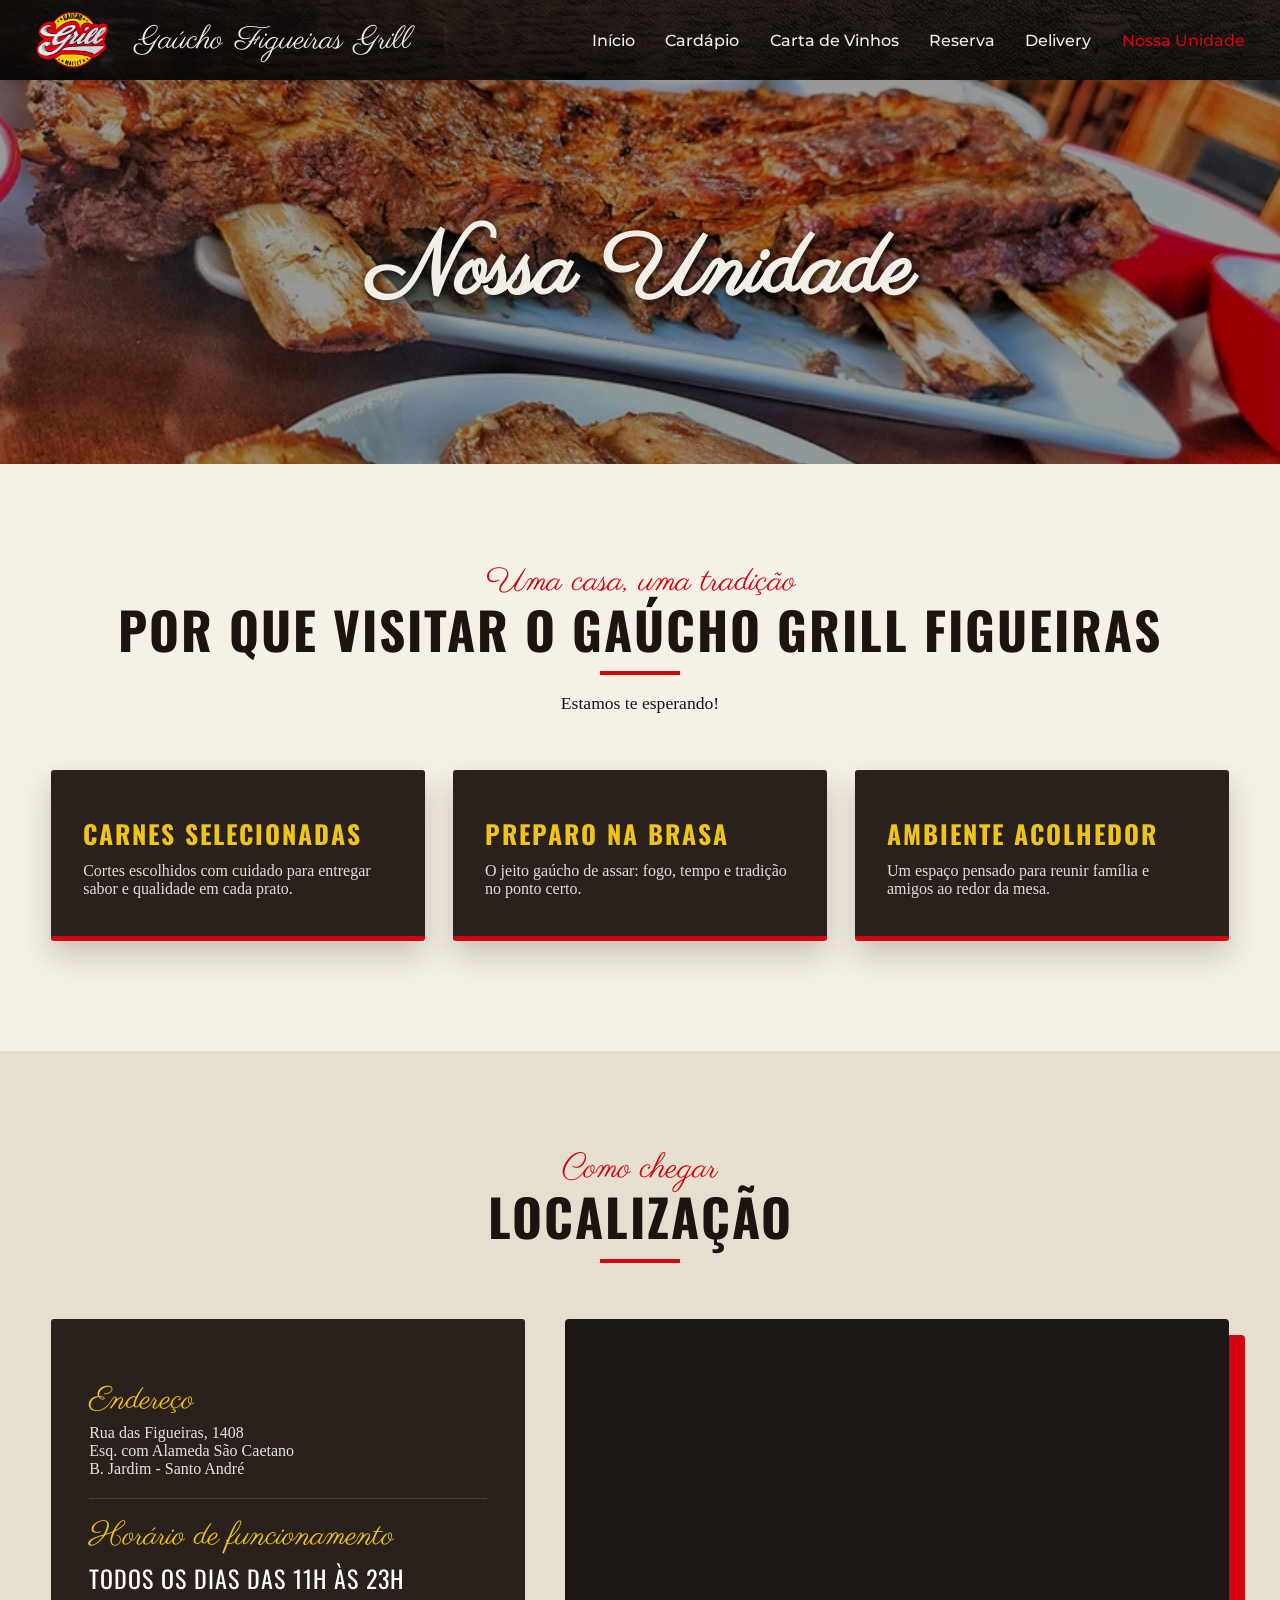
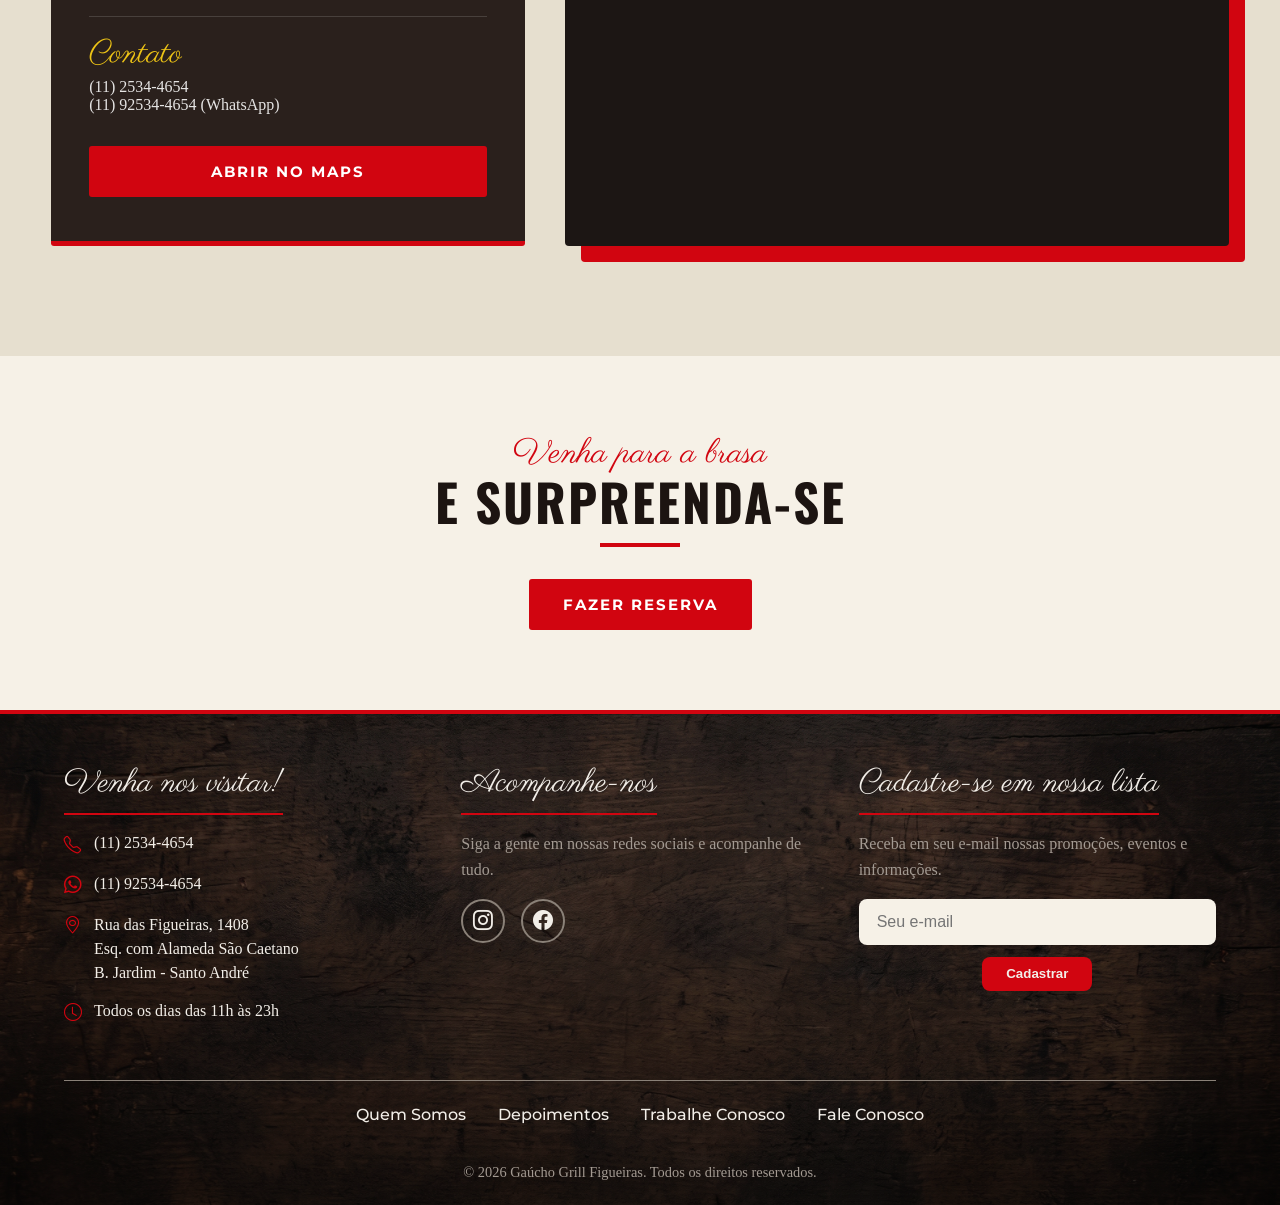
<file: paginas/nossa_unidade.html>
<!DOCTYPE html>
<html lang="pt-BR">

<head>
    <meta charset="UTF-8">
    <meta name="viewport" content="width=device-width, initial-scale=1.0">
    <title>Nossa unidade - Gaúcho Grill Figueiras</title>

    <link rel="stylesheet" href="https://cdn.jsdelivr.net/npm/bootstrap-icons/font/bootstrap-icons.css">
    <!--* link dos icones telefone e whatsapp-->

    <!--* CSS -->
    <link rel="stylesheet" href="../css/variaveis.css">
    <link rel="stylesheet" href="../css/header_footer.css">
    <link rel="stylesheet" href="../css/base.css">

    <!--* JavaScript: menu hambúrguer *-->
    <script src="../js/menu.js"></script>

</head>

<body>
    <a href="#main" class="skip-link">Pular para o conteúdo principal</a>

    <header>
        <nav aria-label="Menu principal" class="menu">
            <a href="../index.html" aria-label="Voltar para a página inicial">
                <img src="../assets/logo/gaucho_logo.png" alt="Gaúcho Grill Figueiras - página inicial" class="logo">
            </a>
            <h1>Gaúcho Figueiras Grill</h1>
            <a href="../index.html">Início</a>
            <a href="cardapio.html">Cardápio</a>
            <a href="carta_vinho.html">Carta de Vinhos</a>
            <a href="reserva.html">Reserva</a>
            <a href="delivery.html">Delivery</a>
            <a href="nossa_unidade.html" aria-current="page">Nossa Unidade</a>
        </nav>

        <h1 class="banner_nossa_unidade">Nossa Unidade</h1>

    </header>

    <main id="main">

        <section class="motivos">
            <hgroup class="nu-cabecalho nu-centro">
                <p class="nu-sobretitulo">Uma casa, uma tradição</p>
                <h2 class="nu-titulo">Por que visitar o Gaúcho Grill Figueiras</h2>
                <p class="nu-intro">Estamos te esperando!</p>
            </hgroup>

            <ul class="grade-motivos">
                <li>
                    <article class="cartao">
                        <h3>Carnes selecionadas</h3>
                        <p>Cortes escolhidos com cuidado para entregar sabor e qualidade em cada prato.</p>
                    </article>
                </li>
                <li>
                    <article class="cartao">
                        <h3>Preparo na brasa</h3>
                        <p>O jeito gaúcho de assar: fogo, tempo e tradição no ponto certo.</p>
                    </article>
                </li>
                <li>
                    <article class="cartao">
                        <h3>Ambiente acolhedor</h3>
                        <p>Um espaço pensado para reunir família e amigos ao redor da mesa.</p>
                    </article>
                </li>
            </ul>
        </section>

        <section class="localizacao" id="localizacao">
            <hgroup class="nu-cabecalho nu-centro">
                <p class="nu-sobretitulo">Como chegar</p>
                <h2 class="nu-titulo">Localização</h2>
            </hgroup>

            <article class="info">
                <section class="bloco">
                    <h3>Endereço</h3>
                    <address>
                        Rua das Figueiras, 1408<br>
                        Esq. com Alameda São Caetano<br>
                        B. Jardim - Santo André
                    </address>
                </section>
                <section class="bloco">
                    <h3>Horário de funcionamento</h3>
                    <p class="destaque-horario">Todos os dias das 11h às 23h</p>
                </section>
                <section class="bloco">
                    <h3>Contato</h3>
                    <p>(11) 2534-4654<br>(11) 92534-4654 (WhatsApp)</p>
                </section>
                <a class="nu-botao" target="_blank" rel="noopener noreferrer"
                    href="https://www.google.com/maps/search/?api=1&query=Rua+das+Figueiras+1408+Santo+Andre">
                    Abrir no Maps<span class="visually-hidden"> (abre em nova aba)</span>
                </a>
            </article>

            <figure class="mapa">
                <iframe title="Mapa da unidade Gaúcho Grill Figueiras"
                    src="https://www.google.com/maps?q=Rua+das+Figueiras,+1408,+Santo+Andr%C3%A9&output=embed"
                    loading="lazy" referrerpolicy="no-referrer-when-downgrade" allowfullscreen></iframe>
            </figure>
        </section>

        <section class="chamada nu-centro">
            <p class="nu-sobretitulo">Venha para a brasa</p>
            <h2 class="nu-titulo">E surpreenda-se</h2>
            <p><a class="nu-botao" href="reserva.html">Fazer reserva</a></p>
        </section>

    </main>

    <footer id="rodape">
        <section class="coluna_footer">
            <h2>Venha nos visitar!</h2>
            <address>
                <ul class="lista_contato">
                    <li>
                        <i aria-hidden="true" class="bi bi-telephone"></i>
                        <a href="tel:+551125344654">(11) 2534-4654</a>
                    </li>
                    <li>
                        <i aria-hidden="true" class="bi bi-whatsapp"></i>
                        <a href="https://wa.me/5511925344654" target="_blank" rel="noopener noreferrer">
                            (11) 92534-4654<span class="visually-hidden"> (abre em nova aba)</span>
                        </a>
                    </li>
                    <li>
                        <i aria-hidden="true" class="bi bi-geo-alt"></i>
                        <a href="https://www.google.com/maps?q=Rua+das+Figueiras,+1408,+Santo+André" target="_blank" rel="noopener noreferrer">
                            Rua das Figueiras, 1408<br>
                            Esq. com Alameda São Caetano<br>
                            B. Jardim - Santo André<span class="visually-hidden"> (abre em nova aba)</span>
                        </a>
                    </li>
                    <li>
                        <i aria-hidden="true" class="bi bi-clock"></i>
                        Todos os dias das 11h às 23h
                    </li>
                </ul>
            </address>
        </section>

        <section class="coluna_footer">
            <h2>Acompanhe-nos</h2>
            <p>Siga a gente em nossas redes sociais e acompanhe de tudo.</p>
            <ul class="lista_redes">
                <li><a href="https://www.instagram.com/gauchofigueiras" aria-label="Instagram do Gaúcho Grill"><i aria-hidden="true" class="bi bi-instagram"></i></a></li>
                <li><a href="https://www.facebook.com/gauchofigueiras" aria-label="Facebook do Gaúcho Grill"><i aria-hidden="true" class="bi bi-facebook"></i></a></li>
            </ul>
        </section>

        <section class="coluna_footer">
            <h2>Cadastre-se em nossa lista</h2>
            <p>Receba em seu e-mail nossas promoções, eventos e informações.</p>
            <form class="form_lista" action="#" method="post">
                <label for="email" class="visually-hidden">E-mail</label>
                <input type="email" id="email" name="email" placeholder="Seu e-mail" autocomplete="email" required>
                <button type="submit">Cadastrar</button>
            </form>
        </section>

        <nav aria-label="Rodapé" class="menu_footer">
            <a href="quem_somos.html">Quem Somos</a>
            <a href="depoimentos.html">Depoimentos</a>
            <a href="trabalhe_conosco.html">Trabalhe Conosco</a>
            <a href="fale_conosco.html">Fale Conosco</a>
        </nav>

        <p class="copyright">&copy; 2026 Gaúcho Grill Figueiras. Todos os direitos reservados.</p>
    </footer>

</body>

</html>
</file>
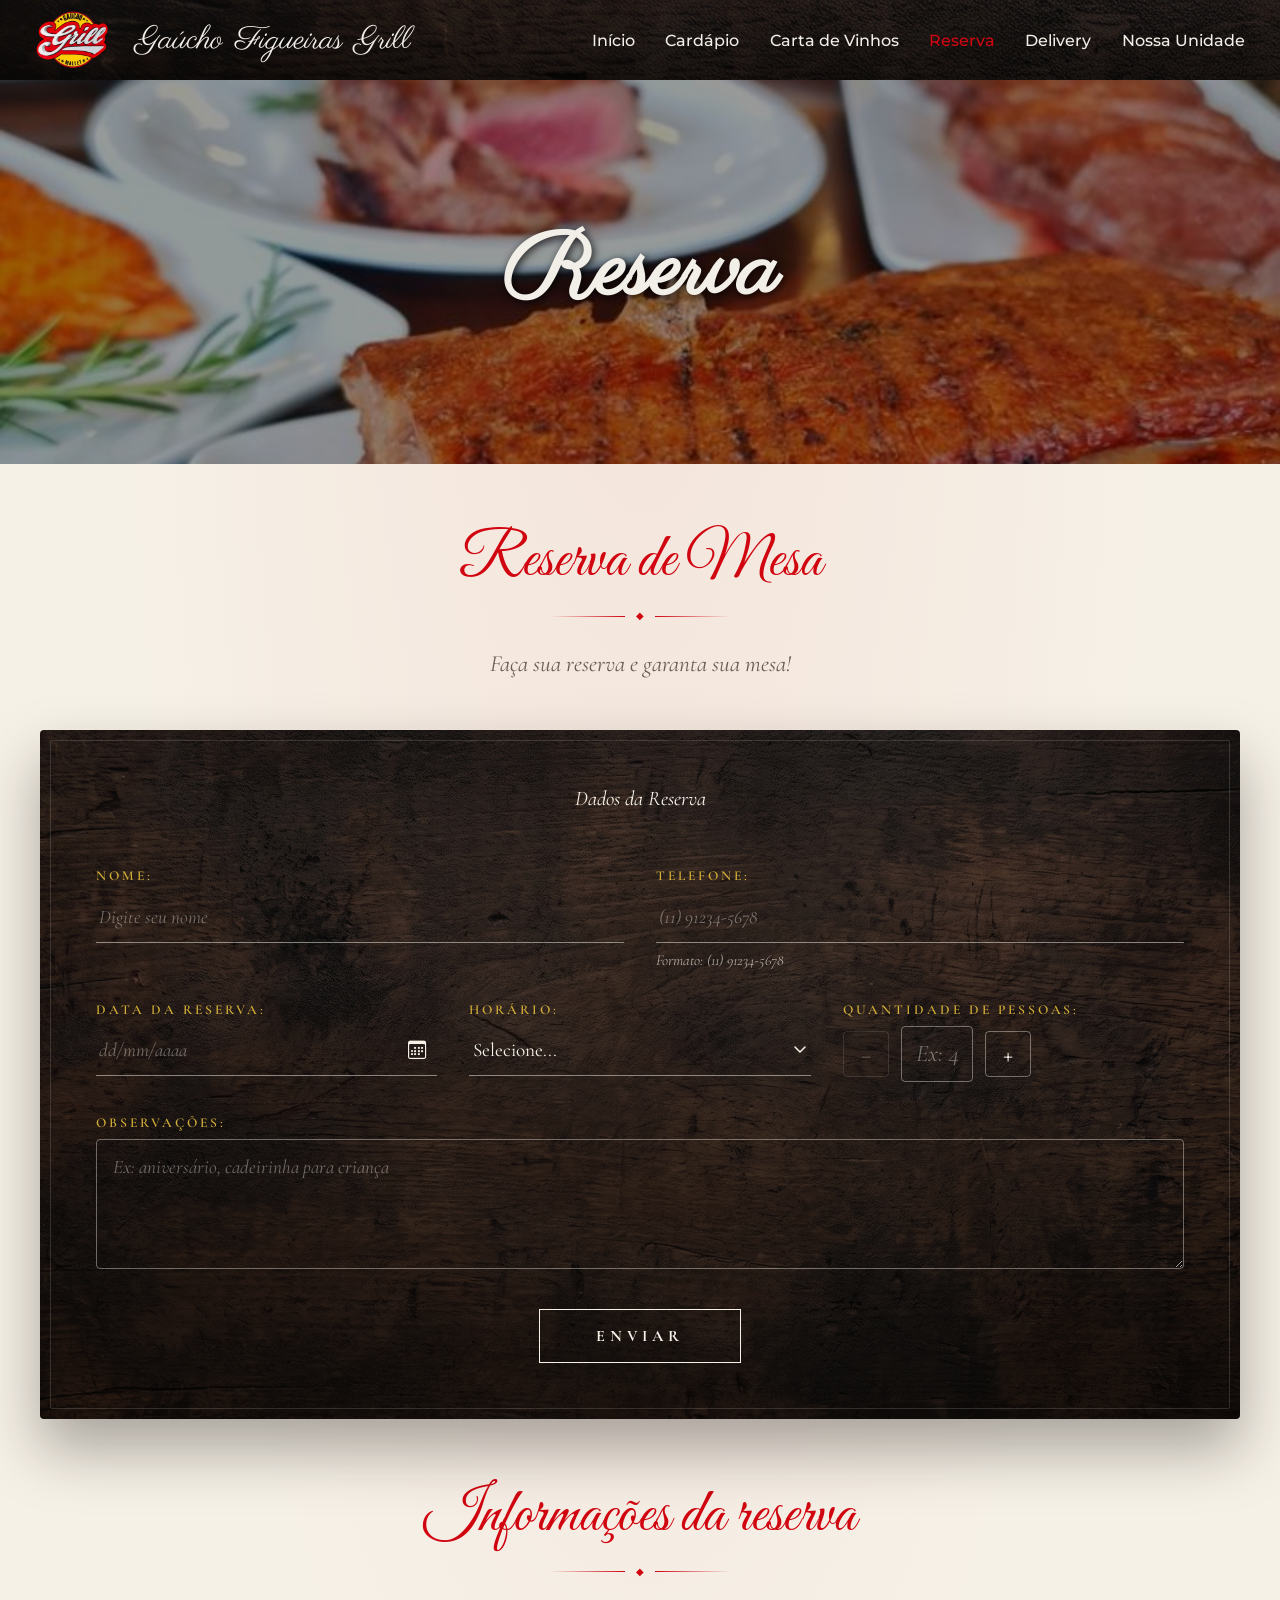
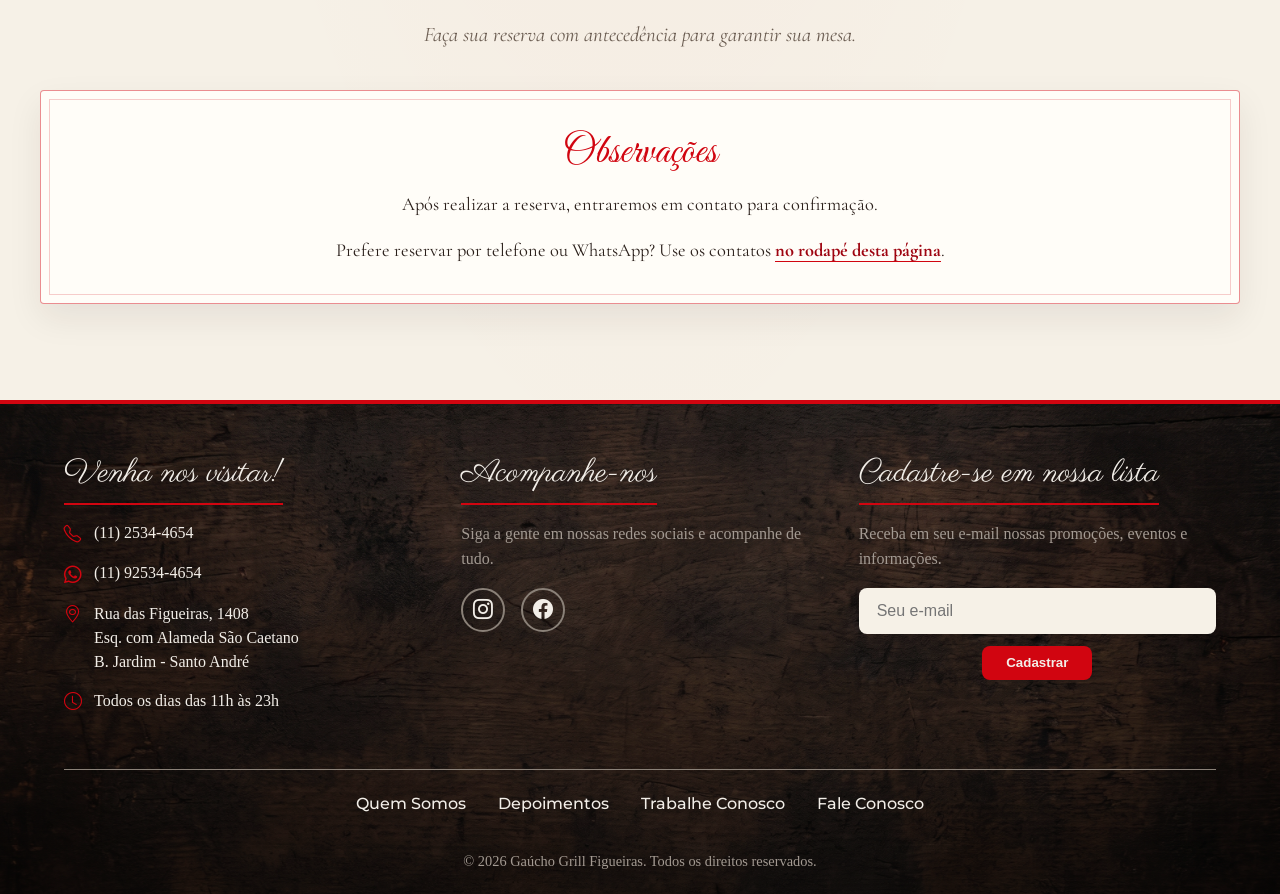
<file: paginas/reserva.html>
<!DOCTYPE html>
<html lang="pt-BR">

<head>
    <meta charset="UTF-8">
    <meta name="viewport" content="width=device-width, initial-scale=1.0">
    <title>Reserva - Gaúcho Grill Figueiras</title>

    <link rel="stylesheet" href="https://cdn.jsdelivr.net/npm/bootstrap-icons/font/bootstrap-icons.css">
    <!--* link dos icones telefone e whatsapp-->

    <!--* Fonte cursiva dos títulos -->
    <link href="https://fonts.googleapis.com/css2?family=Great+Vibes&display=swap" rel="stylesheet">

    <!--* CSS -->
    <link rel="stylesheet" href="../css/variaveis.css">
    <link rel="stylesheet" href="../css/header_footer.css">
    <link rel="stylesheet" href="../css/base.css">

    <!--* JavaScript: máscara do telefone, botões de dia e horário e contador de pessoas -->
    <script src="../js/formulario.js"></script>

    <!--* JavaScript: menu hambúrguer *-->
    <script src="../js/menu.js"></script>

</head>

<body class="pagina-reserva">
    <a href="#main" class="skip-link">Pular para o conteúdo principal</a>

    <header>
        <nav aria-label="Menu principal" class="menu">
            <a href="../index.html" aria-label="Voltar para a página inicial">
                <img src="../assets/logo/gaucho_logo.png" alt="Gaúcho Grill Figueiras - página inicial" class="logo">
            </a>
            <h1>Gaúcho Figueiras Grill</h1>
            <a href="../index.html">Início</a>
            <a href="cardapio.html">Cardápio</a>
            <a href="carta_vinho.html">Carta de Vinhos</a>
            <a href="reserva.html" aria-current="page">Reserva</a>
            <a href="delivery.html">Delivery</a>
            <a href="nossa_unidade.html">Nossa Unidade</a>
        </nav>

        <h1 class="banner_reserva">Reserva</h1>

    </header>

    <main id="main">
        <section>
            <h2>Reserva de Mesa</h2>
            <p>Faça sua reserva e garanta sua mesa!</p>
            <form action="#" method="post" autocomplete="on">
                <fieldset>
                    <legend>Dados da Reserva</legend>

                    <p>
                        <label for="nome">Nome:</label><br>
                        <input type="text" id="nome" name="nome" placeholder="Digite seu nome" minlength="3"
                            maxlength="80" autocomplete="name" autocapitalize="words" spellcheck="false" required>
                    </p>

                    <p>
                        <label for="telefone">Telefone:</label><br>
                        <input type="tel" id="telefone" name="telefone" placeholder="(11) 91234-5678"
                            pattern="\([0-9]{2}\) [0-9]{4,5}-[0-9]{4}" maxlength="15" inputmode="tel"
                            data-mascara="telefone" aria-describedby="dica-telefone-reserva" autocomplete="tel"
                            required>
                        <small id="dica-telefone-reserva">Formato: (11) 91234-5678</small>
                    </p>

                    <p>
                        <label for="data">Data da reserva:</label><br>
                        <input type="date" id="data" name="data" required>
                    </p>

                    <p>
                        <label for="horario">Horário:</label><br>
                        <input type="time" id="horario" name="horario" min="11:00" max="23:00" step="900" required>
                    </p>

                    <p>
                        <label for="pessoas">
                            Quantidade de pessoas:
                        </label><br>
                        <input type="number" id="pessoas" name="pessoas" placeholder="Ex: 4" min="1" max="20"
                            step="1" inputmode="numeric" required>
                    </p>

                    <p>
                        <label for="observacoes">
                            Observações:
                        </label> <br>
                        <textarea cols="25" rows="4" id="observacoes" name="observacoes" maxlength="300"
                            autocomplete="off" placeholder="Ex: aniversário, cadeirinha para criança"></textarea>
                    </p>

                    <button type="submit">
                        Enviar
                    </button>

                </fieldset>
            </form>
        </section>

        <section>
            <h2>Informações da reserva</h2>
            <p>Faça sua reserva com antecedência para garantir sua mesa.</p>

            <article class="card-contato">
                <h3>Observações</h3>
                <p>Após realizar a reserva, entraremos em contato para confirmação.</p>
                <p>Prefere reservar por telefone ou WhatsApp? Use os contatos
                    <a href="#rodape">no rodapé desta página</a>.</p>
            </article>
        </section>
    </main>

    <footer id="rodape">
        <section class="coluna_footer">
            <h2>Venha nos visitar!</h2>
            <address>
                <ul class="lista_contato">
                    <li>
                        <i aria-hidden="true" class="bi bi-telephone"></i>
                        <a href="tel:+551125344654">(11) 2534-4654</a>
                    </li>
                    <li>
                        <i aria-hidden="true" class="bi bi-whatsapp"></i>
                        <a href="https://wa.me/5511925344654" target="_blank" rel="noopener noreferrer">
                            (11) 92534-4654<span class="visually-hidden"> (abre em nova aba)</span>
                        </a>
                    </li>
                    <li>
                        <i aria-hidden="true" class="bi bi-geo-alt"></i>
                        <a href="https://www.google.com/maps?q=Rua+das+Figueiras,+1408,+Santo+André" target="_blank" rel="noopener noreferrer">
                            Rua das Figueiras, 1408<br>
                            Esq. com Alameda São Caetano<br>
                            B. Jardim - Santo André<span class="visually-hidden"> (abre em nova aba)</span>
                        </a>
                    </li>
                    <li>
                        <i aria-hidden="true" class="bi bi-clock"></i>
                        Todos os dias das 11h às 23h
                    </li>
                </ul>
            </address>
        </section>

        <section class="coluna_footer">
            <h2>Acompanhe-nos</h2>
            <p>Siga a gente em nossas redes sociais e acompanhe de tudo.</p>
            <ul class="lista_redes">
                <li><a href="https://www.instagram.com/gauchofigueiras" aria-label="Instagram do Gaúcho Grill"><i aria-hidden="true" class="bi bi-instagram"></i></a></li>
                <li><a href="https://www.facebook.com/gauchofigueiras" aria-label="Facebook do Gaúcho Grill"><i aria-hidden="true" class="bi bi-facebook"></i></a></li>
            </ul>
        </section>

        <section class="coluna_footer">
            <h2>Cadastre-se em nossa lista</h2>
            <p>Receba em seu e-mail nossas promoções, eventos e informações.</p>
            <form class="form_lista" action="#" method="post">
                <label for="email" class="visually-hidden">E-mail</label>
                <input type="email" id="email" name="email" placeholder="Seu e-mail" autocomplete="email" required>
                <button type="submit">Cadastrar</button>
            </form>
        </section>

        <nav aria-label="Rodapé" class="menu_footer">
            <a href="quem_somos.html">Quem Somos</a>
            <a href="depoimentos.html">Depoimentos</a>
            <a href="trabalhe_conosco.html">Trabalhe Conosco</a>
            <a href="fale_conosco.html">Fale Conosco</a>
        </nav>

        <p class="copyright">&copy; 2026 Gaúcho Grill Figueiras. Todos os direitos reservados.</p>
    </footer>

</body>

</html>
</file>
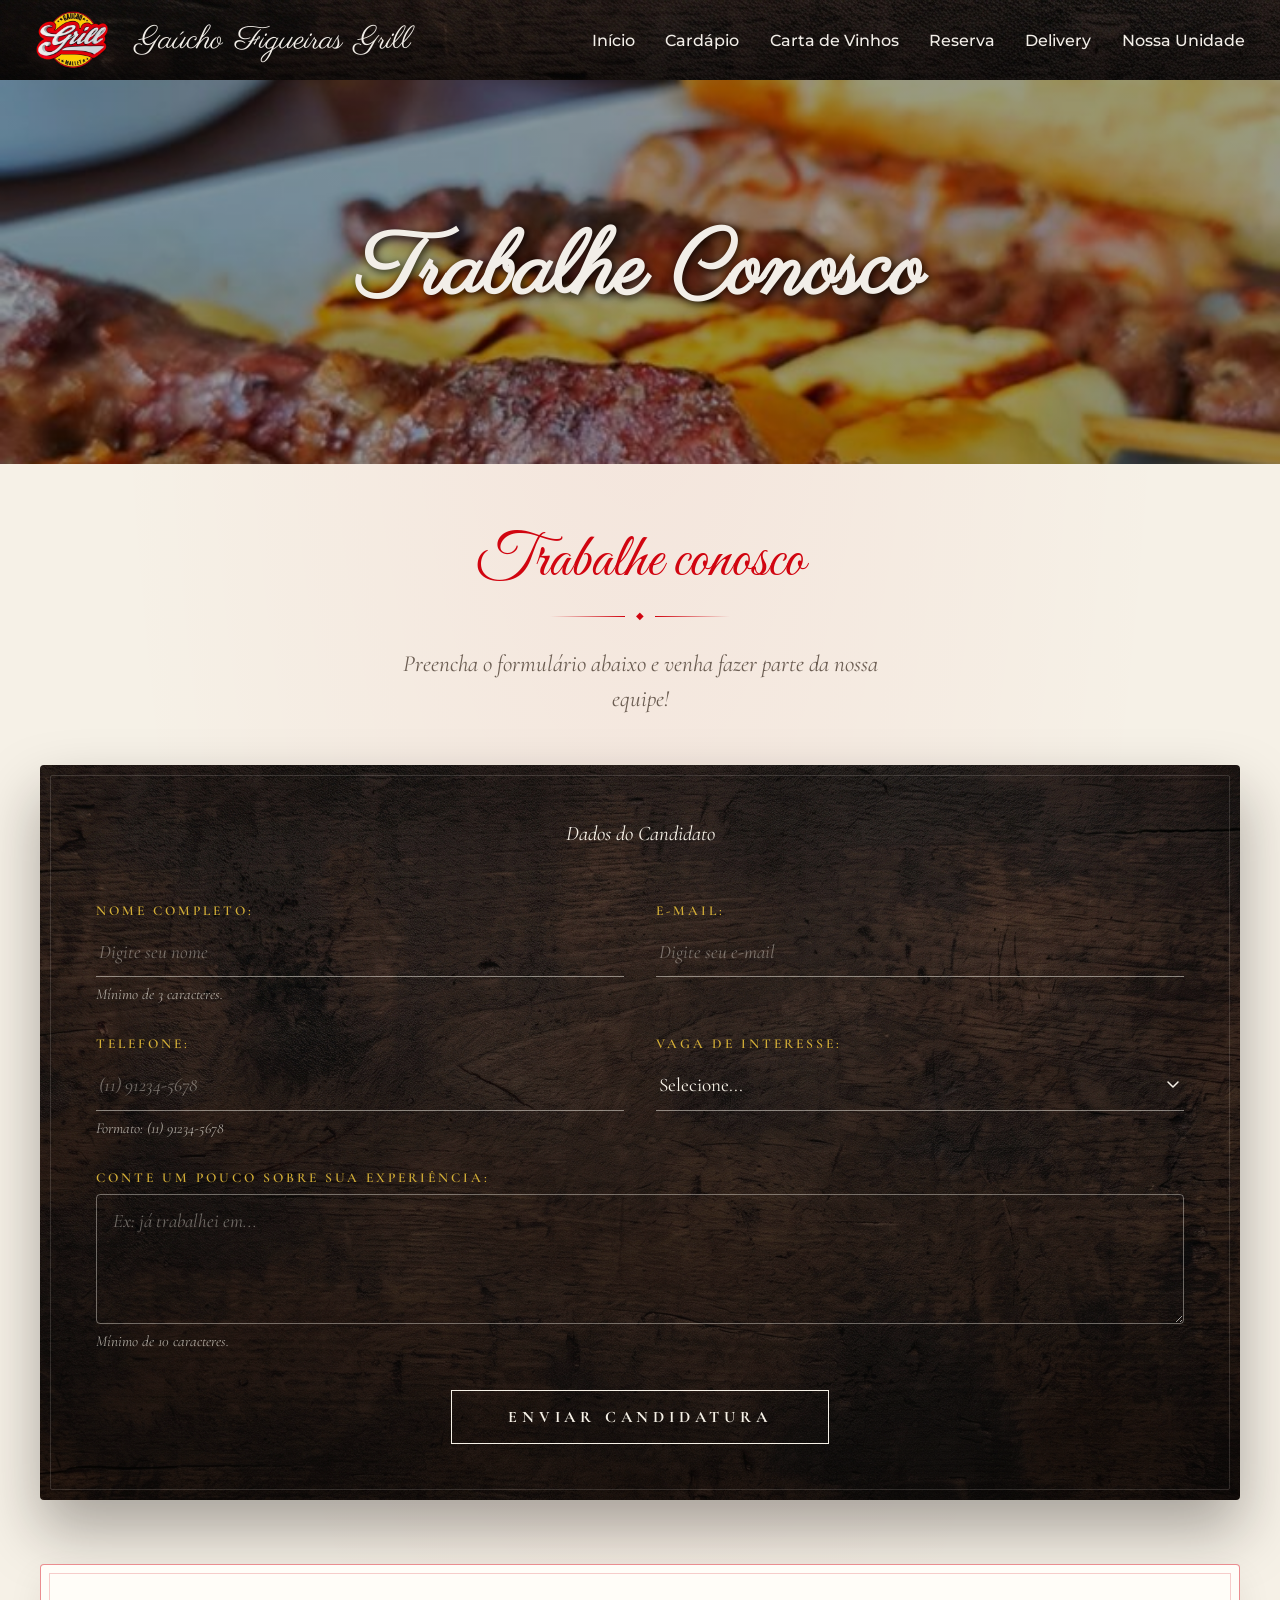
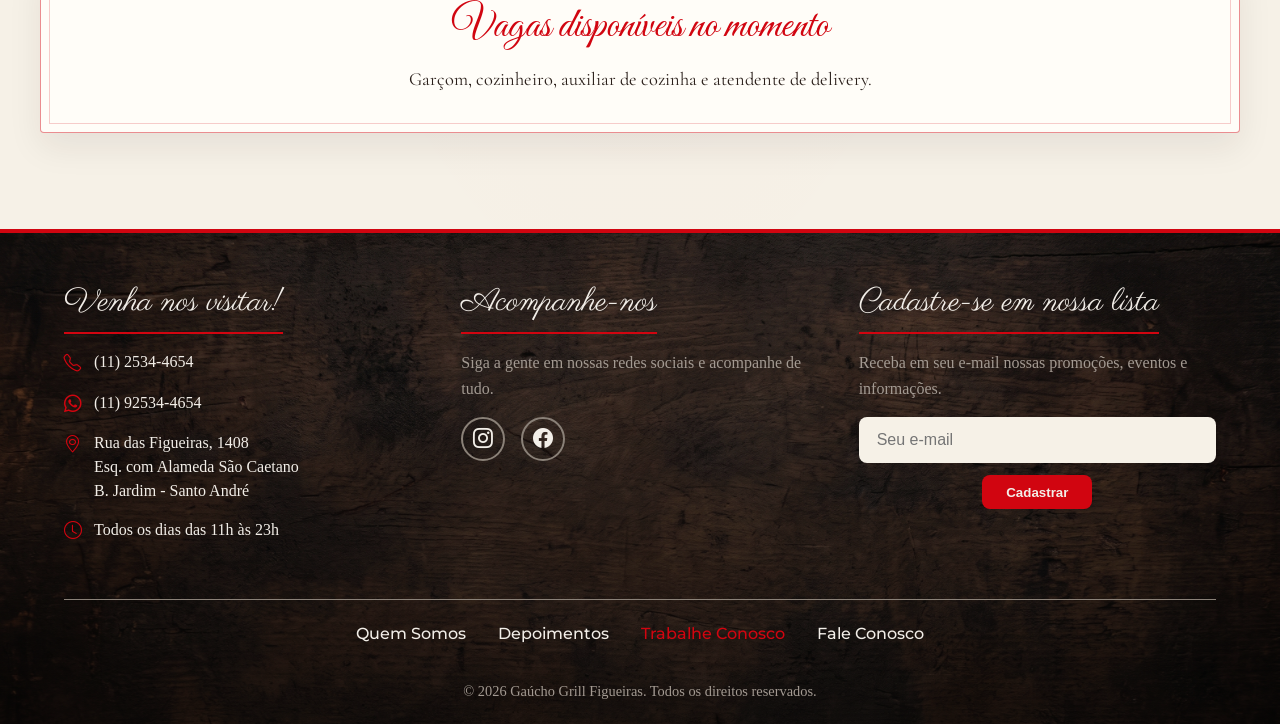
<file: paginas/trabalhe_conosco.html>
<!DOCTYPE html>
<html lang="pt-BR">

<head>
    <meta charset="UTF-8">
    <meta name="viewport" content="width=device-width, initial-scale=1.0">
    <title>Trabalhe conosco - Gaúcho Grill Figueiras</title>

    <link rel="stylesheet" href="https://cdn.jsdelivr.net/npm/bootstrap-icons/font/bootstrap-icons.css">
    <!--* link dos icones telefone e whatsapp-->

    <!--* Fonte cursiva dos títulos -->
    <link href="https://fonts.googleapis.com/css2?family=Great+Vibes&display=swap" rel="stylesheet">

    <!--* CSS -->
    <link rel="stylesheet" href="../css/variaveis.css">
    <link rel="stylesheet" href="../css/header_footer.css">
    <link rel="stylesheet" href="../css/base.css">

    <!--* JavaScript: máscara do telefone e mensagens de erro em português -->
    <script src="../js/formulario.js"></script>

    <!--* JavaScript: menu hambúrguer *-->
    <script src="../js/menu.js"></script>

</head>

<body class="pagina-trabalhe">
    <a href="#main" class="skip-link">Pular para o conteúdo principal</a>

    <header>
        <nav aria-label="Menu principal" class="menu">
            <a href="../index.html" aria-label="Voltar para a página inicial">
                <img src="../assets/logo/gaucho_logo.png" alt="Gaúcho Grill Figueiras - página inicial" class="logo">
            </a>
            <h1>Gaúcho Figueiras Grill</h1>
            <a href="../index.html">Início</a>
            <a href="cardapio.html">Cardápio</a>
            <a href="carta_vinho.html">Carta de Vinhos</a>
            <a href="reserva.html">Reserva</a>
            <a href="delivery.html">Delivery</a>
            <a href="nossa_unidade.html">Nossa Unidade</a>
        </nav>

        <h1 class="banner_trabalhe_conosco">Trabalhe Conosco</h1>

    </header>

    <main id="main">
        <section>
            <h2>Trabalhe conosco</h2>
            <p>Preencha o formulário abaixo e venha fazer parte da nossa equipe!</p>

            <form>
                <fieldset>
                    <legend>Dados do Candidato</legend>

                    <p>
                        <label for="nome">Nome completo:</label><br>
                        <input type="text" id="nome" name="nome" placeholder="Digite seu nome" required minlength="3"
                            maxlength="80" aria-describedby="dica-nome" autocomplete="name" autocapitalize="words">
                        <small id="dica-nome">Mínimo de 3 caracteres.</small>
                    </p>

                    <p>
                        <label for="email_candidato">E-mail:</label><br>
                        <input type="email" id="email_candidato" name="email" placeholder="Digite seu e-mail"
                            autocomplete="email" required>
                    </p>

                    <p>
                        <label for="telefone">Telefone:</label><br>
                        <input type="tel" id="telefone" name="telefone" placeholder="(11) 91234-5678"
                            pattern="\([0-9]{2}\) [0-9]{4,5}-[0-9]{4}" maxlength="15" inputmode="tel"
                            data-mascara="telefone" aria-describedby="dica-telefone-trabalhe"
                            autocomplete="tel" required>
                        <small id="dica-telefone-trabalhe">Formato: (11) 91234-5678</small>
                    </p>

                    <p>
                        <label for="vaga">Vaga de interesse:</label><br>
                        <select id="vaga" name="vaga" required>
                            <option value="">Selecione...</option>
                            <option value="garcom">Garçom</option>
                            <option value="cozinheiro">Cozinheiro</option>
                            <option value="auxiliar">Auxiliar de cozinha</option>
                            <option value="delivery">Atendente de delivery</option>
                        </select>
                    </p>

                    <p>
                        <label for="experiencia">Conte um pouco sobre sua experiência:</label><br>
                        <textarea id="experiencia" name="experiencia" rows="4" cols="50"
                            placeholder="Ex: já trabalhei em..." required minlength="10"
                            aria-describedby="dica-experiencia"></textarea>
                        <small id="dica-experiencia">Mínimo de 10 caracteres.</small>
                    </p>

                    <button type="submit">Enviar candidatura</button>
                </fieldset>
            </form>

            <article class="card-contato">
                <h3>Vagas disponíveis no momento</h3>
                <p>Garçom, cozinheiro, auxiliar de cozinha e atendente de delivery.</p>
            </article>
        </section>
    </main>

    <footer id="rodape">
        <section class="coluna_footer">
            <h2>Venha nos visitar!</h2>
            <address>
                <ul class="lista_contato">
                    <li>
                        <i aria-hidden="true" class="bi bi-telephone"></i>
                        <a href="tel:+551125344654">(11) 2534-4654</a>
                    </li>
                    <li>
                        <i aria-hidden="true" class="bi bi-whatsapp"></i>
                        <a href="https://wa.me/5511925344654" target="_blank" rel="noopener noreferrer">
                            (11) 92534-4654<span class="visually-hidden"> (abre em nova aba)</span>
                        </a>
                    </li>
                    <li>
                        <i aria-hidden="true" class="bi bi-geo-alt"></i>
                        <a href="https://www.google.com/maps?q=Rua+das+Figueiras,+1408,+Santo+André" target="_blank" rel="noopener noreferrer">
                            Rua das Figueiras, 1408<br>
                            Esq. com Alameda São Caetano<br>
                            B. Jardim - Santo André<span class="visually-hidden"> (abre em nova aba)</span>
                        </a>
                    </li>
                    <li>
                        <i aria-hidden="true" class="bi bi-clock"></i>
                        Todos os dias das 11h às 23h
                    </li>
                </ul>
            </address>
        </section>

        <section class="coluna_footer">
            <h2>Acompanhe-nos</h2>
            <p>Siga a gente em nossas redes sociais e acompanhe de tudo.</p>
            <ul class="lista_redes">
                <li><a href="https://www.instagram.com/gauchofigueiras" aria-label="Instagram do Gaúcho Grill"><i aria-hidden="true" class="bi bi-instagram"></i></a></li>
                <li><a href="https://www.facebook.com/gauchofigueiras" aria-label="Facebook do Gaúcho Grill"><i aria-hidden="true" class="bi bi-facebook"></i></a></li>
            </ul>
        </section>

        <section class="coluna_footer">
            <h2>Cadastre-se em nossa lista</h2>
            <p>Receba em seu e-mail nossas promoções, eventos e informações.</p>
            <form class="form_lista" action="#" method="post">
                <label for="email" class="visually-hidden">E-mail</label>
                <input type="email" id="email" name="email" placeholder="Seu e-mail" autocomplete="email" required>
                <button type="submit">Cadastrar</button>
            </form>
        </section>

        <nav aria-label="Rodapé" class="menu_footer">
            <a href="quem_somos.html">Quem Somos</a>
            <a href="depoimentos.html">Depoimentos</a>
            <a href="trabalhe_conosco.html" aria-current="page">Trabalhe Conosco</a>
            <a href="fale_conosco.html">Fale Conosco</a>
        </nav>

        <p class="copyright">&copy; 2026 Gaúcho Grill Figueiras. Todos os direitos reservados.</p>
    </footer>

</body>

</html>
</file>
<file: css/variaveis.css>
/* ==========================================================================
   VARIAVEIS.CSS
   Todas as variáveis do site ficam aqui (cores, fontes, medidas, imagens
   e efeitos). Nos outros arquivos CSS, só use var(--nome).

   Índice
   1. Cores
   2. Tipografia
   3. Medidas e espaçamentos
   4. Imagens
   5. Efeitos (gradientes, sombras)
   6. Fale Conosco e Depoimentos
   7. Quem Somos e Nossa Unidade
   ========================================================================== */

:root {

    /* ---------- 1. CORES ---------- */

    /* Fundos */
    --cor-fundo-escuro: #1c1614;
    --cor-fundo-escuro-alternativo: #2a201c;
    --cor-fundo-claro: #f6f1e7;

    /* Textos */
    --texto-claro: #f2eee8;
    --texto-escuro: #1c1411;
    --texto-secundario: #a39a92;
    --texto-claro-suave: #d2cac0;              /* texto claro um pouco mais apagado, para fundos escuros */

    /* Títulos */
    --cor-titulo-escuro: #eec416;
    --cor-titulo-claro: #9e0410;
    --cor-subtitulo-claro: #d10510;

    /* Destaques */
    --cor-destaque-vermelho: #d10510;
    --cor-destaque-amarelo: #eec416;

    /* Hover */
    --hover-vinho: #9e0410;
    --hover-mostarda: #c9a00d;

    /* Apoio, bordas e divisores */
    --cor-apoio: #5c6b3a;
    --borda-divisores: #8a8178;

    /* Página inicial: fundos, cards e títulos das seções */
    --cor-faixa: #e6dfcf;                      /* fundo bege da seção Carta de Vinhos */
    --cor-cartao: #fffdf8;                     /* fundo dos cards */
    --cor-titulo-secao: var(--texto-escuro);


    /* ---------- 2. TIPOGRAFIA ---------- */

    --fonte-menu: "Parisienne", cursive;        /* título do menu, banners e títulos do rodapé */
    --fonte-links: "Montserrat", sans-serif;    /* links do menu e do rodapé, textos da página inicial */
    --fonte-titulo: "Oswald", sans-serif;       /* títulos da página inicial (letra alta e forte) */
    --fonte-elegante: "Cormorant Garamond", Georgia, "Times New Roman", serif;
    --fonte-cursiva: "Great Vibes", cursive;    /* títulos do Fale Conosco */


    /* ---------- 3. MEDIDAS E ESPAÇAMENTOS ---------- */

    --espacamento: 0.5rem;
    --altura-menu: 5rem;        /* altura do menu fixo (e margem dos banners) */
    --altura-banner: 24rem;
    --raio-padrao: 8px;
    --raio-cartao: 6px;
    --largura-conteudo: 1100px; /* largura máxima do conteúdo da página inicial */
    --espaco-secao: 4rem;       /* espaço acima e abaixo de cada seção */
    --gap-carrossel: 1.5rem;    /* espaço entre os depoimentos */


    /* ---------- 4. IMAGENS ---------- */
    /* Caminhos relativos à pasta css/ */

    --img-menu-rodape: url("../assets/img/header_footer.jpg");

    --img-banner-inicial: url("../assets/img/banner_ficticio.jpg");
    --img-banner-cardapio: url("../assets/img/banner_ficticio.jpg");
    --img-banner-vinho: url("../assets/img/vinho_banner.jpg");
    --img-banner-delivery: url("../assets/img/imagem_7.jpg");
    --img-banner-depoimentos: url("../assets/img/imagem_8.jpg");
    --img-banner-fale-conosco: url("../assets/img/banner_ficticio.jpg");
    --img-banner-nossa-unidade: url("../assets/img/imagem_2.jpg");
    --img-banner-quem-somos: url("../assets/img/imagem_8.jpg");
    --img-banner-reserva: url("../assets/img/imagem_10.jpg");
    --img-banner-trabalhe-conosco: url("../assets/img/imagem_6.jpg");
    --img-fundo-vinho: url("../assets/img/fundo-vinho.png");

    --img-secao-unidade: url("../assets/img/imagem_2.jpg");   /* fundo da seção Nossa Unidade */


    /* ---------- 5. EFEITOS ---------- */

    --pelicula-escura: linear-gradient(rgba(0, 0, 0, 0.4), rgba(0, 0, 0, 0.4));   /* sobre os banners */
    --degrade-menu-rodape: linear-gradient(rgba(0, 0, 0, 0), rgba(0, 0, 0, 0.4));
    --sombra-texto-banner: 2px 2px 8px rgba(0, 0, 0, 0.8);
    --transicao-rapida: 0.2s;
    --transicao-media: 0.3s;            /* efeitos ao passar o mouse */
    --duracao-entrada: 0.8s;            /* seções aparecendo ao rolar a página */
    --deslocamento-entrada: 2rem;       /* distância que cada bloco percorre ao aparecer */
    --sombra-cartao: 0 6px 18px rgba(28, 20, 17, 0.12);
    --sombra-cartao-destaque: 0 16px 32px rgba(0, 0, 0, 0.45);
    --pelicula-forte: linear-gradient(rgba(14, 9, 7, 0.72), rgba(14, 9, 7, 0.72));   /* sobre fotos com texto */
    --degrade-atalho: linear-gradient(to top, rgba(14, 9, 7, 0.9), rgba(14, 9, 7, 0.1) 70%);


    /* ---------- 6. FALE CONOSCO E DEPOIMENTOS ---------- */
    /* Cores (a versão "-rgb" é usada em transparências: rgba(var(--x-rgb), 0.5)) */
    --fc-vermelho: var(--cor-destaque-vermelho);
    --fc-vermelho-rgb: 209, 5, 16;             /* mesmo vermelho, em R, G, B */
    --fc-vermelho-escuro: var(--hover-vinho);
    --fc-marfim: var(--cor-fundo-claro);
    --fc-marfim-rgb: 246, 241, 231;
    --fc-carvao: #16100d;
    --fc-carvao-claro: #241813;
    --fc-carvao-rgb: 22, 16, 13;
    --fc-texto: #2a1f1a;
    --fc-texto-rgb: 42, 31, 26;
    --fc-texto-suave: #6b5d52;
    --fc-cartao: var(--cor-cartao);
    --fc-campo-escuro: #1b1412;
    --fc-branco: #ffffff;
    --fc-erro: #ff8a8a;

    /* Medidas */
    --fc-raio: 4px;               /* Fale Conosco */
    --dep-raio: 6px;              /* Depoimentos */
    --fc-largura-max: 1240px;     /* Fale Conosco */
    --dep-largura-max: 960px;     /* Depoimentos */

    /* ---------- 7. QUEM SOMOS E NOSSA UNIDADE ---------- */
    /* Apelidos das cores e fontes do site (usados nas duas páginas) */
    --vermelho: var(--cor-destaque-vermelho);
    --dourado: var(--cor-destaque-amarelo);
    --marrom-claro: var(--cor-fundo-escuro-alternativo);
    --creme-escuro: var(--cor-faixa);
    --fonte-script: var(--fonte-menu);

    /* Nossa Unidade */
    --nu-largura-max: 1180px;               /* largura máxima do conteúdo */

    /* Quem Somos */
    --qs-largura-max: var(--dep-largura-max);
    --qs-largura-frase: 38rem;
    --qs-raio: var(--dep-raio);
    --qs-borda-card: 1px solid rgba(var(--fc-vermelho-rgb), 0.25);
    --qs-borda-destaque: 5px solid var(--fc-vermelho);
    --qs-video-proporcao: 16 / 9;
    --qs-letra-capitular: 4.2rem;
    --qs-letra-capitular-celular: 3.4rem;
    --qs-ornamento-largura: 200px;
    --qs-ornamento-linha: 85px;
    --qs-sombra-card: 0 10px 26px rgba(var(--fc-texto-rgb), 0.07);
    --qs-sombra-card-hover: 0 20px 40px rgba(var(--fc-texto-rgb), 0.14);
    --qs-sombra-video: 0 16px 36px rgba(var(--fc-carvao-rgb), 0.3);
}
</file>
<file: css/base.css>
/* ==========================================================================
   BASE.CSS
   Regras gerais de todas as páginas + estilo das páginas Fale Conosco, Reserva,
   Depoimentos, inicial, Cardápio, Delivery e Carta de Vinhos.

   Índice
   1. Reset
   2. Corpo e títulos
   3. Acessibilidade (texto oculto e skip-link)
   4. Páginas Fale Conosco, Reserva, Trabalhe Conosco, Depoimentos, Cardápio e Carta de Vinhos
      (fundo, layout e cores compartilhados)
   5. Página inicial
   6. Cardápio (livro)
   7. Delivery
   8. Carta de Vinhos (panfleto)
   9. Quem Somos e Nossa Unidade
   ========================================================================== */


/* ==========================================================================
   1. RESET
   ========================================================================== */

   * {
    margin: 0;
    padding: 0;
}

/* O padding e a borda passam a ficar DENTRO da largura do elemento */
*,
*::before,
*::after {
    box-sizing: border-box;
}

/* Imagens, vídeos e mapas nunca passam da largura da tela */
img,
video,
iframe {
    max-width: 100%;
}

/* ==========================================================================
   2. CORPO E TÍTULOS
   ========================================================================== */

body {
    background-color: var(--cor-fundo-claro);
    color: var(--texto-escuro);
}

h1 {
    color: var(--cor-titulo-claro);
}

h2 {
    color: var(--cor-subtitulo-claro);
}


/* ==========================================================================
   3. ACESSIBILIDADE
   ========================================================================== */

/* Esconde o texto da vista, mas leitores de tela continuam lendo */
.visually-hidden {
    position: absolute;
    width: 1px;
    height: 1px;
    overflow: hidden;
    clip-path: inset(50%);
    white-space: nowrap;
}

/* Link "Pular para o conteúdo principal": só aparece ao receber foco */
.skip-link {
    position: absolute;
    top: -100%;
    /* fora da tela */
    left: 0;
    z-index: 100;
    padding: 0.75rem 1rem;
    background-color: var(--cor-fundo-escuro);
    color: var(--texto-claro);
}

.skip-link:focus {
    top: 0;
}


/* ==========================================================================
   4. PÁGINAS FALE CONOSCO, RESERVA, DEPOIMENTOS, CARDÁPIO E CARTA DE VINHOS
      <body class="pagina-fale-conosco">, <body class="pagina-reserva">, <body class="pagina-trabalhe">,
      <body class="pagina-depoimentos">, <body class="pagina-livro"> (Cardápio)
      e <body class="pagina-panfleto"> (Carta de Vinhos).
      As páginas compartilham fundo, layout da main, títulos com ornamento e
      cores (variáveis --fc-*).
      A Reserva usa o mesmo formulário e o mesmo card do Fale Conosco (seções 4.2 a 4.4).
      Os Depoimentos só compartilham o fundo; o resto usa o visual da página inicial.

   4.1 Fundo e layout (todas as páginas)
   4.2 Títulos com ornamento
   4.3 Fale Conosco e Reserva: formulário
   4.4 Fale Conosco e Reserva: card "Outras formas de contato"
   4.5 Fale Conosco: perguntas frequentes (FAQ)
   4.6 Fale Conosco e Reserva: links
   4.7 Fale Conosco e Reserva: celular
   4.8 Depoimentos: títulos e grade
   4.9 Depoimentos: cartão e botão "Ver detalhes"
   4.10 Depoimentos: tablet e celular
   4.11 Reserva: ajustes do formulário
   4.12 Trabalhe Conosco: ajustes
   ========================================================================== */
/* ---------- 4.1 Fundo e layout (todas as páginas) ---------- */

.pagina-trabalhe,
.pagina-reserva,
.pagina-fale-conosco,
.pagina-depoimentos,
.pagina-livro,
.pagina-panfleto {
    background:
        radial-gradient(ellipse at top, rgba(var(--fc-vermelho-rgb), 0.06), transparent 60%),
        var(--fc-marfim);
}

.pagina-trabalhe main,
.pagina-reserva main,
.pagina-fale-conosco main,
.pagina-livro main,
.pagina-panfleto main {
    margin-inline: auto;
    padding: 4rem 1.25rem 6rem;
    color: var(--fc-texto);
    font-family: var(--fonte-elegante);
    font-size: 1.15rem;
}

.pagina-trabalhe main,
.pagina-reserva main,
.pagina-fale-conosco main,
.pagina-panfleto main {
    max-width: var(--fc-largura-max);
}

.pagina-livro main {
    max-width: var(--dep-largura-max);
}

.pagina-trabalhe main>*+*,
.pagina-reserva main>*+*,
.pagina-fale-conosco main>*+* {
    margin-top: 4rem;
}

/* Âncora do rodapé (link "no rodapé desta página") */
.pagina-trabalhe #rodape,
.pagina-reserva #rodape,
.pagina-fale-conosco #rodape {
    scroll-margin-top: 1rem;
}


/* ---------- 4.2 Títulos com ornamento ---------- */

.pagina-trabalhe main h2,
.pagina-reserva main h2,
.pagina-fale-conosco main h2,
.pagina-fale-conosco main>article>h3,
.pagina-livro main h2,
.pagina-livro .folha>h3,
.pagina-panfleto main h2 {
    margin: 0 0 2.5rem;
    color: var(--fc-vermelho);
    font-family: var(--fonte-cursiva);
    font-size: clamp(2.8rem, 7vw, 3.8rem);
    font-weight: 400;
    line-height: 1.1;
    text-align: center;
}

/* Losango com linhas laterais embaixo do título */
.pagina-trabalhe main h2::after,
.pagina-reserva main h2::after,
.pagina-fale-conosco main h2::after,
.pagina-fale-conosco main>article>h3::after,
.pagina-livro main h2::after,
.pagina-livro .folha>h3::after,
.pagina-panfleto main h2::after {
    content: "◆";
    display: block;
    width: 180px;
    height: 14px;
    margin: 0.9rem auto 0;
    color: var(--fc-vermelho);
    font-family: Arial, sans-serif;
    font-size: 0.6rem;
    line-height: 14px;
    text-align: center;
    background:
        linear-gradient(90deg, transparent, var(--fc-vermelho)) left center / 75px 1px no-repeat,
        linear-gradient(270deg, transparent, var(--fc-vermelho)) right center / 75px 1px no-repeat;
}


/* ---------- 4.3 Formulário (Fale Conosco e Reserva) ---------- */

.pagina-trabalhe main form,
.pagina-reserva main form,
.pagina-fale-conosco main form {
    position: relative;
    padding: clamp(2rem, 5vw, 3.5rem);
    border-radius: var(--fc-raio);
    background-color: var(--cor-fundo-escuro);
    /* mesma cor do menu e do rodapé */
    background-image: var(--degrade-menu-rodape), var(--img-menu-rodape);
    /* mesma textura do rodapé */
    background-size: cover;
    background-position: center;
    box-shadow:
        0 30px 60px rgba(var(--fc-carvao-rgb), 0.35),
        0 0 0 1px rgba(var(--fc-marfim-rgb), 0.25);
}

/* Moldura dupla interna */
.pagina-trabalhe main form::before,
.pagina-reserva main form::before,
.pagina-fale-conosco main form::before {
    content: "";
    position: absolute;
    inset: 10px;
    border: 1px solid rgba(var(--fc-marfim-rgb), 0.15);
    border-radius: 2px;
    pointer-events: none;
}

/* Grade de 2 colunas */
.pagina-trabalhe main fieldset,
.pagina-reserva main fieldset,
.pagina-fale-conosco main fieldset {
    display: grid;
    grid-template-columns: repeat(2, minmax(0, 1fr));
    gap: 2rem;
    min-width: 0;
    margin: 0;
    padding: 0;
    border: 0;
}

.pagina-trabalhe main legend,
.pagina-reserva main legend,
.pagina-fale-conosco main legend {
    float: left;
    grid-column: 1 / -1;
    width: 100%;
    margin: 0;
    padding: 0 0 1.5rem;
    color: var(--fc-marfim);
    font-size: 1.3rem;
    font-style: italic;
    text-align: center;
}

/* Observação e botão ocupam a largura toda */
.pagina-trabalhe main fieldset p:has(textarea),
.pagina-reserva main fieldset p:has(textarea),
.pagina-fale-conosco main fieldset p:has(textarea),
.pagina-trabalhe main fieldset button,
.pagina-reserva main fieldset button,
.pagina-fale-conosco main fieldset button {
    grid-column: 1 / -1;
}

/* Cada campo: rótulo + campo + dica */
.pagina-trabalhe main form p,
.pagina-reserva main form p,
.pagina-fale-conosco main form p {
    display: grid;
    align-content: start;
    gap: 0.5rem;
    margin: 0;
}

.pagina-trabalhe main form p br,
.pagina-reserva main form p br,
.pagina-fale-conosco main form p br {
    display: none;
}

/* Rótulos em dourado suave */
.pagina-trabalhe main form label,
.pagina-reserva main form label,
.pagina-fale-conosco main form label {
    color: #d4af37;
    font-size: 0.85rem;
    font-weight: 600;
    letter-spacing: 0.22em;
    text-transform: uppercase;
}

.pagina-trabalhe main form small,
.pagina-reserva main form small,
.pagina-fale-conosco main form small {
    color: rgba(var(--fc-marfim-rgb), 0.65);
    font-size: 0.95rem;
    font-style: italic;
}

/* Campos: só uma linha clara embaixo */
.pagina-trabalhe main form input,
.pagina-reserva main form input,
.pagina-fale-conosco main form input,
.pagina-trabalhe main form select,
.pagina-reserva main form select,
.pagina-fale-conosco main form select,
.pagina-trabalhe main form textarea,
.pagina-reserva main form textarea,
.pagina-fale-conosco main form textarea {
    width: 100%;
    box-sizing: border-box;
    padding: 0.8rem 0.2rem;
    border: 0;
    border-bottom: 1px solid rgba(var(--fc-marfim-rgb), 0.5);
    border-radius: 0;
    background: transparent;
    color: var(--fc-marfim);
    font-family: var(--fonte-elegante);
    font-size: 1.2rem;
    transition: border-color 0.3s, box-shadow 0.3s, background-color 0.3s;
}

.pagina-trabalhe main form ::placeholder,
.pagina-reserva main form ::placeholder,
.pagina-fale-conosco main form ::placeholder {
    color: rgba(var(--fc-marfim-rgb), 0.4);
    font-style: italic;
}

/* Textarea: caixa completa */
.pagina-trabalhe main form textarea,
.pagina-reserva main form textarea,
.pagina-fale-conosco main form textarea {
    min-height: 130px;
    padding: 0.9rem 1rem;
    border: 1px solid rgba(var(--fc-marfim-rgb), 0.4);
    border-radius: var(--fc-raio);
    resize: vertical;
}

/* Select: seta clara própria */
.pagina-trabalhe main form select,
.pagina-reserva main form select,
.pagina-fale-conosco main form select {
    appearance: none;
    padding-right: 2rem;
    background-image: url("data:image/svg+xml,%3Csvg xmlns='http://www.w3.org/2000/svg' width='12' height='8' fill='none' stroke='%23f6f1e7' stroke-width='1.5' stroke-linecap='round' stroke-linejoin='round'%3E%3Cpath d='M1 1l5 5 5-5'/%3E%3C/svg%3E");
    background-repeat: no-repeat;
    background-position: right 0.3rem center;
    cursor: pointer;
}

.pagina-trabalhe main form select option,
.pagina-reserva main form select option,
.pagina-fale-conosco main form select option {
    background: var(--fc-campo-escuro);
    color: var(--fc-marfim);
}

/* Mantém o fundo escuro quando o navegador autopreenche (inclusive com foco) */
.pagina-trabalhe main form input:-webkit-autofill,
.pagina-reserva main form input:-webkit-autofill,
.pagina-fale-conosco main form input:-webkit-autofill,
.pagina-trabalhe main form input:-webkit-autofill:hover,
.pagina-reserva main form input:-webkit-autofill:hover,
.pagina-fale-conosco main form input:-webkit-autofill:hover,
.pagina-trabalhe main form input:-webkit-autofill:focus,
.pagina-reserva main form input:-webkit-autofill:focus,
.pagina-fale-conosco main form input:-webkit-autofill:focus {
    -webkit-text-fill-color: var(--fc-marfim);
    box-shadow: 0 0 0 1000px var(--fc-campo-escuro) inset, 0 2px 0 0 var(--fc-branco);
    caret-color: var(--fc-marfim);
    transition: background-color 9999s ease-in-out 0s;   /* impede o Chrome de pintar o azul */
}

/* Foco */
.pagina-trabalhe main form input:focus,
.pagina-reserva main form input:focus,
.pagina-fale-conosco main form input:focus,
.pagina-trabalhe main form select:focus,
.pagina-reserva main form select:focus,
.pagina-fale-conosco main form select:focus {
    outline: none;
    border-bottom-color: var(--fc-branco);
    box-shadow: 0 2px 0 0 var(--fc-branco);
}

.pagina-trabalhe main form textarea:focus,
.pagina-reserva main form textarea:focus,
.pagina-fale-conosco main form textarea:focus {
    outline: none;
    border-color: var(--fc-branco);
    box-shadow: 0 0 0 3px rgba(255, 255, 255, 0.2);
}

/* Inválido (só depois que a pessoa mexe no campo) */
.pagina-trabalhe main form input:user-invalid,
.pagina-reserva main form input:user-invalid,
.pagina-fale-conosco main form input:user-invalid,
.pagina-trabalhe main form select:user-invalid,
.pagina-reserva main form select:user-invalid,
.pagina-fale-conosco main form select:user-invalid,
.pagina-trabalhe main form textarea:user-invalid,
.pagina-reserva main form textarea:user-invalid,
.pagina-fale-conosco main form textarea:user-invalid {
    border-color: var(--fc-erro);
    box-shadow: 0 2px 0 0 var(--fc-erro);
}

/* Botão: contorno claro que se preenche no hover */
.pagina-trabalhe main form button[type="submit"],
.pagina-reserva main form button[type="submit"],
.pagina-fale-conosco main form button[type="submit"] {
    justify-self: center;
    margin-top: 0.5rem;
    padding: 1rem 3.5rem;
    border: 1px solid var(--fc-marfim);
    border-radius: 0;
    background: transparent;
    color: var(--fc-marfim);
    font-family: var(--fonte-elegante);
    font-size: 1rem;
    font-weight: 700;
    letter-spacing: 0.3em;
    text-transform: uppercase;
    cursor: pointer;
    transition: background 0.35s, color 0.35s, box-shadow 0.35s;
}

.pagina-trabalhe main form button[type="submit"]:hover,
.pagina-reserva main form button[type="submit"]:hover,
.pagina-fale-conosco main form button[type="submit"]:hover {
    background: var(--fc-marfim);
    color: var(--fc-carvao);
    box-shadow: 0 10px 28px rgba(var(--fc-marfim-rgb), 0.2);
}

.pagina-trabalhe main form button[type="submit"]:focus-visible,
.pagina-reserva main form button[type="submit"]:focus-visible,
.pagina-fale-conosco main form button[type="submit"]:focus-visible {
    outline: 2px solid var(--fc-branco);
    outline-offset: 4px;
}


/* ---------- 4.4 Card "Outras formas de contato" ---------- */

.pagina-trabalhe .card-contato,
.pagina-reserva .card-contato,
.pagina-fale-conosco .card-contato {
    position: relative;
    padding: 2.5rem 2.5rem 2.25rem;
    border: 1px solid rgba(var(--fc-vermelho-rgb), 0.45);
    border-radius: var(--fc-raio);
    background: var(--fc-cartao);
    box-shadow: 0 14px 34px rgba(var(--fc-texto-rgb), 0.08);
    text-align: center;
}

/* Moldura interna */
.pagina-trabalhe .card-contato::before,
.pagina-reserva .card-contato::before,
.pagina-fale-conosco .card-contato::before {
    content: "";
    position: absolute;
    inset: 8px;
    border: 1px solid rgba(var(--fc-vermelho-rgb), 0.2);
    pointer-events: none;
}

.pagina-trabalhe .card-contato h3,
.pagina-reserva .card-contato h3,
.pagina-fale-conosco .card-contato h3 {
    margin: 0 0 0.75rem;
    color: var(--fc-vermelho);
    font-family: var(--fonte-cursiva);
    font-size: 2.6rem;
    font-weight: 400;
    line-height: 1.1;
}

.pagina-trabalhe .card-contato p,
.pagina-reserva .card-contato p,
.pagina-fale-conosco .card-contato p {
    margin: 0;
    line-height: 1.8;
}


/* ---------- 4.5 Fale Conosco: perguntas frequentes (FAQ) ---------- */
/* HTML: <article> > <h3> + vários <section class="faq-item"> */

.pagina-fale-conosco .faq-item {
    margin-bottom: 1.25rem;
    padding: 1.75rem 2.25rem;
    border: 1px solid rgba(var(--fc-texto-rgb), 0.15);
    border-radius: var(--fc-raio);
    background-color: var(--fc-cartao);
    /* mesmo creme do card de contato */
    box-shadow: 0 10px 26px rgba(var(--fc-texto-rgb), 0.07);
    color: var(--fc-texto);
    transition: border-color var(--transicao-media), box-shadow var(--transicao-media);
}

.pagina-fale-conosco .faq-item:hover {
    border-color: rgba(var(--fc-texto-rgb), 0.35);
    box-shadow: 0 14px 30px rgba(var(--fc-texto-rgb), 0.12);
}

.pagina-fale-conosco .faq-item h4 {
    margin: 0 0 0.6rem;
    color: var(--fc-texto);
    font-family: var(--fonte-elegante);
    font-size: 1.5rem;
    font-weight: 700;
}

.pagina-fale-conosco .faq-item p {
    margin: 0;
    color: var(--fc-texto-suave);
    line-height: 1.75;
}

/* Links dentro dos cards do FAQ: vinho, como no card de contato */
.pagina-fale-conosco .faq-item a {
    border-bottom: 1px solid var(--fc-vermelho-escuro);
    color: var(--fc-vermelho-escuro);
    font-weight: 700;
    text-decoration: none;
    transition: color var(--transicao-rapida), border-color var(--transicao-rapida);
}

.pagina-fale-conosco .faq-item a:hover {
    border-bottom-color: var(--fc-vermelho);
    color: var(--fc-vermelho);
}

.pagina-fale-conosco .faq-item a:focus-visible {
    outline: 2px solid var(--fc-vermelho);
    outline-offset: 3px;
}


/* ---------- 4.6 Links do card de contato ---------- */

.pagina-trabalhe .card-contato a,
.pagina-reserva .card-contato a,
.pagina-fale-conosco .card-contato a {
    border-bottom: 1px solid var(--fc-vermelho);
    color: var(--fc-vermelho-escuro);
    font-weight: 700;
    text-decoration: none;
    transition: color var(--transicao-rapida), border-color var(--transicao-rapida);
}

.pagina-trabalhe .card-contato a:hover,
.pagina-reserva .card-contato a:hover,
.pagina-fale-conosco .card-contato a:hover {
    border-bottom-color: var(--fc-vermelho-escuro);
    color: var(--fc-vermelho);
}

.pagina-trabalhe .card-contato a:focus-visible,
.pagina-reserva .card-contato a:focus-visible,
.pagina-fale-conosco .card-contato a:focus-visible {
    outline: 2px solid var(--fc-vermelho);
    outline-offset: 3px;
}


/* ---------- 4.7 Celular (até 700px) ---------- */

@media (max-width: 700px) {

    .pagina-trabalhe main,
    .pagina-reserva main,
    .pagina-fale-conosco main,
    .pagina-livro main,
    .pagina-panfleto main {
        font-size: 1.05rem;
    }

    .pagina-trabalhe main fieldset,
    .pagina-reserva main fieldset,
    .pagina-fale-conosco main fieldset {
        grid-template-columns: minmax(0, 1fr);
        gap: 1.75rem;
    }

    .pagina-trabalhe main form button[type="submit"],
    .pagina-reserva main form button[type="submit"],
    .pagina-fale-conosco main form button[type="submit"] {
        width: 100%;
        padding-inline: 1rem;
    }

    .pagina-trabalhe .card-contato,
    .pagina-reserva .card-contato,
    .pagina-fale-conosco .card-contato {
        padding: 2rem 1.25rem;
    }

    .pagina-fale-conosco .faq-item {
        padding: 1.5rem 1.5rem;
    }
}

/* ---------- 4.8 Depoimentos: títulos e grade ---------- */
/* Usa o mesmo visual dos cards da página inicial, sobre o fundo creme */

.pagina-depoimentos main {
    padding: 4rem max(1.5rem, calc((100% - var(--largura-conteudo)) / 2)) 5rem;
    color: var(--texto-escuro);
    font-family: var(--fonte-links);
    text-align: center;
}

.pagina-depoimentos .dep-chamada {
    margin-bottom: 0.25rem;
    color: var(--cor-destaque-vermelho);
    font-family: var(--fonte-menu);
    font-size: 1.75rem;
    line-height: 1.2;
}

.pagina-depoimentos main h2 {
    margin-bottom: 1rem;
    color: var(--texto-escuro);
    font-family: var(--fonte-titulo);
    font-size: clamp(2rem, 5vw, 3.25rem);
    font-weight: 700;
    letter-spacing: 0.04em;
    line-height: 1.1;
    text-transform: uppercase;
}

/* Barrinha vermelha embaixo do título */
.pagina-depoimentos main h2::after {
    content: "";
    display: block;
    width: 4rem;
    height: 4px;
    margin: 0.75rem auto 0;
    background-color: var(--cor-destaque-vermelho);
}

.pagina-depoimentos .intro {
    max-width: 60ch;
    margin-inline: auto;
    font-size: 1.05rem;
    line-height: 1.6;
}

.pagina-depoimentos .grade-depoimentos {
    display: grid;
    grid-template-columns: repeat(3, minmax(0, 1fr));
    gap: var(--gap-carrossel);
    align-items: stretch;            /* cards da mesma linha com a mesma altura */
    margin-top: 2.5rem;
    list-style: none;
}


/* ---------- 4.9 Depoimentos: cartão e botão "Ver detalhes" ---------- */

.pagina-depoimentos .cartao-depoimento {
    display: flex;
    flex-direction: column;
    align-items: center;
    gap: 0.75rem;
    height: 100%;
    padding: 1.5rem 1.25rem;
    border: 1px solid rgba(28, 20, 17, 0.12);
    border-top: 4px solid var(--cor-destaque-vermelho);
    border-radius: var(--raio-cartao);
    background-color: var(--cor-cartao);
    box-shadow: var(--sombra-cartao);
    color: var(--texto-escuro);
    transition: transform 0.35s, box-shadow 0.35s, border-color 0.35s;
}

.pagina-depoimentos .cartao-depoimento:hover {
    transform: translateY(-0.5rem);
    border-top-color: var(--cor-destaque-amarelo);
    box-shadow: 0 16px 32px rgba(28, 20, 17, 0.2);
}

/* Círculo com a inicial do cliente */
.pagina-depoimentos .avatar {
    display: grid;
    place-items: center;
    width: 3.5rem;
    height: 3.5rem;
    border-radius: 50%;
    background-color: var(--hover-vinho);
    color: var(--texto-claro);
    font-family: var(--fonte-titulo);
    font-size: 1.6rem;
    font-weight: 700;
}

.pagina-depoimentos .cartao-depoimento h3 {
    font-size: 1rem;
    font-weight: 700;
}

.pagina-depoimentos .cartao-depoimento blockquote {
    flex: 1;                         /* ocupa o espaço que sobra e empurra o botão para o fim */
    min-height: 6.2em;               /* uns 4 linhas: deixa as linhas de cards parecidas */
    font-size: 0.95rem;
    line-height: 1.55;
}

.pagina-depoimentos .origem-avaliacao {
    color: var(--texto-secundario);
    font-size: 0.85rem;
}

.pagina-depoimentos details {
    width: 100%;
    margin-top: auto;                /* botão sempre no fim do card */
}

.pagina-depoimentos summary {
    display: inline-flex;
    align-items: center;
    gap: 0.5rem;
    padding: 0.55rem 1.3rem;
    border: 2px solid var(--cor-destaque-vermelho);
    border-radius: 2px;
    color: var(--cor-destaque-vermelho);
    font-size: 0.78rem;
    font-weight: 700;
    letter-spacing: 0.1em;
    list-style: none;
    text-transform: uppercase;
    cursor: pointer;
    transition: background-color var(--transicao-rapida), color var(--transicao-rapida);
}

.pagina-depoimentos summary::-webkit-details-marker {
    display: none;
}

.pagina-depoimentos summary::after {
    content: "+";
    font-size: 1.1rem;
    line-height: 1;
}

.pagina-depoimentos summary:hover,
.pagina-depoimentos details[open] summary {
    background-color: var(--cor-destaque-vermelho);
    color: var(--texto-claro);
}

.pagina-depoimentos details[open] summary::after {
    content: "\2212";                /* sinal de menos */
}

.pagina-depoimentos summary:focus-visible {
    outline: 3px solid var(--cor-destaque-amarelo);
    outline-offset: 3px;
}

.pagina-depoimentos details p {
    margin-top: 1rem;
    font-size: 0.9rem;
    line-height: 1.55;
    text-align: left;
}

.pagina-depoimentos details ul {
    display: grid;
    gap: 0.35rem;
    margin-top: 1rem;
    padding-top: 1rem;
    border-top: 1px solid var(--texto-secundario);
    font-size: 0.82rem;
    list-style: none;
    text-align: left;
}

.pagina-depoimentos details li::before {
    content: "◆ ";
    color: var(--cor-destaque-vermelho);
    font-size: 0.6rem;
}


/* ---------- 4.10 Depoimentos: tablet e celular ---------- */

@media (max-width: 900px) {
    .pagina-depoimentos .grade-depoimentos {
        grid-template-columns: repeat(2, minmax(0, 1fr));
    }
}

@media (max-width: 700px) {
    .pagina-depoimentos main {
        padding-block: 3rem;
    }

    .pagina-depoimentos .grade-depoimentos {
        grid-template-columns: 1fr;
    }
}

@media (prefers-reduced-motion: reduce) {
    .pagina-depoimentos .cartao-depoimento {
        transition: none;
    }

    .pagina-depoimentos .cartao-depoimento:hover {
        transform: none;
    }
}


/* ---------- 4.11 Reserva: ajustes do formulário ---------- */
/* O restante do estilo vem das regras compartilhadas acima (4.1 a 4.4) */

/* Título e frase de apresentação acima do formulário */
.pagina-reserva main>section:first-of-type>h2,
.pagina-trabalhe main>section:first-of-type>h2 {
    margin-bottom: 1.5rem;
}

.pagina-reserva main>section:first-of-type>p,
.pagina-trabalhe main>section:first-of-type>p {
    margin: 0 auto 3rem;
    max-width: 32rem;
    color: var(--fc-texto-suave);
    font-size: 1.45rem;
    font-style: italic;
    line-height: 1.5;
    text-align: center;
}

/* Grade de 6 colunas: nome e telefone (3 + 3); data, horário e pessoas (2 + 2 + 2) */
.pagina-reserva main fieldset {
    grid-template-columns: repeat(6, minmax(0, 1fr));
}

.pagina-reserva main fieldset p:nth-of-type(-n + 2) {
    grid-column: span 3;
}

.pagina-reserva main fieldset p:nth-of-type(n + 3):nth-of-type(-n + 5) {
    grid-column: span 2;
}

.pagina-reserva main fieldset p:has(textarea) {
    grid-column: 1 / -1;
}

/* Sem JavaScript, o calendário e o relógio do navegador aparecem com ícones claros */
.pagina-reserva main form input::-webkit-calendar-picker-indicator {
    filter: invert(1);
    cursor: pointer;
}

/* Data: campo de texto + botão do calendário */
.pagina-reserva main form .campo-data {
    position: relative;
    display: block;
}

.pagina-reserva main form .campo-data input {
    padding-right: 2.75rem;
}

.pagina-reserva main form .botao-calendario {
    position: absolute;
    top: 50%;
    right: 0;
    width: 2.5rem;
    height: 2.5rem;
    padding: 0;
    border: 0;
    background: transparent;
    color: var(--fc-marfim);
    font-size: 1.15rem;
    line-height: 1;
    transform: translateY(-50%);
    cursor: pointer;
    transition: color 0.25s;
}

.pagina-reserva main form .botao-calendario:hover {
    color: var(--fc-branco);
}

.pagina-reserva main form .botao-calendario:focus-visible,
.pagina-reserva main form .calendario button:focus-visible {
    outline: 2px solid var(--fc-branco);
    outline-offset: 2px;
}

/* Calendário: aparece embaixo do campo */
.pagina-reserva main form .calendario {
    position: absolute;
    top: calc(100% + 0.5rem);
    left: 0;
    z-index: 10;
    display: block;
    width: min(21rem, 100%);
    padding: 1rem;
    border: 1px solid rgba(var(--fc-marfim-rgb), 0.4);
    border-radius: var(--fc-raio);
    background-color: var(--fc-carvao-claro);
    box-shadow: 0 18px 40px rgba(0, 0, 0, 0.55);
}

.pagina-reserva main form .calendario[hidden] {
    display: none;
}

.pagina-reserva main form .calendario-topo {
    display: flex;
    align-items: center;
    justify-content: space-between;
    margin-bottom: 0.75rem;
    color: var(--fc-marfim);
    font-size: 1.2rem;
    text-transform: capitalize;
}

.pagina-reserva main form .calendario-topo button {
    width: 2.25rem;
    height: 2.25rem;
    padding: 0;
    border: 0;
    background: transparent;
    color: var(--fc-marfim);
    font-size: 1.6rem;
    line-height: 1;
    cursor: pointer;
}

.pagina-reserva main form .calendario-topo button:disabled {
    opacity: 0.25;
    cursor: not-allowed;
}

.pagina-reserva main form .calendario table {
    width: 100%;
    border-collapse: collapse;
    table-layout: fixed;
}

.pagina-reserva main form .calendario th {
    padding-bottom: 0.4rem;
    color: rgba(var(--fc-marfim-rgb), 0.6);
    font-size: 0.75rem;
    font-weight: 600;
    letter-spacing: 0.1em;
}

.pagina-reserva main form .calendario td {
    padding: 1px;
    text-align: center;
}

.pagina-reserva main form .calendario td button {
    width: 100%;
    height: 2.4rem;
    padding: 0;
    border: 1px solid transparent;
    border-radius: var(--fc-raio);
    background: transparent;
    color: var(--fc-marfim);
    font-family: var(--fonte-elegante);
    font-size: 1.1rem;
    cursor: pointer;
    transition: background-color 0.2s, color 0.2s;
}

.pagina-reserva main form .calendario td button:hover:not(:disabled) {
    background-color: rgba(var(--fc-marfim-rgb), 0.18);
}

.pagina-reserva main form .calendario td button.hoje {
    border-color: rgba(var(--fc-marfim-rgb), 0.6);
}

.pagina-reserva main form .calendario td button.escolhido {
    background-color: var(--fc-marfim);
    color: var(--fc-carvao);
}

.pagina-reserva main form .calendario td button:disabled {
    opacity: 0.25;
    cursor: not-allowed;
}

/* Quantidade de pessoas: botão − , número e botão + */
.pagina-reserva main form .contador {
    display: flex;
    align-items: center;
    gap: 0.75rem;
}

.pagina-reserva main form .contador input {
    width: 4.5rem;
    border: 1px solid rgba(var(--fc-marfim-rgb), 0.4);
    border-radius: var(--fc-raio);
    font-size: 1.5rem;
    text-align: center;
}

.pagina-reserva main form .contador button {
    width: 2.9rem;
    height: 2.9rem;
    padding: 0;
    border: 1px solid rgba(var(--fc-marfim-rgb), 0.4);
    border-radius: var(--fc-raio);
    background: transparent;
    color: var(--fc-marfim);
    font-family: var(--fonte-elegante);
    font-size: 1.6rem;
    line-height: 1;
    cursor: pointer;
    transition: background-color 0.25s, border-color 0.25s, color 0.25s;
}

.pagina-reserva main form .contador button:hover:not(:disabled) {
    border-color: var(--fc-marfim);
    background-color: var(--fc-marfim);
    color: var(--fc-carvao);
}

.pagina-reserva main form .contador button:focus-visible {
    outline: 2px solid var(--fc-branco);
    outline-offset: 3px;
}

.pagina-reserva main form .contador button:disabled {
    opacity: 0.3;
    cursor: not-allowed;
}

/* Frase de apresentação da segunda seção */
.pagina-reserva main>section+section>p {
    margin: 0 auto 2.5rem;
    max-width: 32rem;
    color: var(--fc-texto-suave);
    font-size: 1.3rem;
    font-style: italic;
    line-height: 1.5;
    text-align: center;
}

.pagina-reserva .card-contato p+p {
    margin-top: 0.75rem;
}

@media (max-width: 700px) {

    .pagina-reserva main fieldset {
        grid-template-columns: minmax(0, 1fr);
    }

    .pagina-reserva main fieldset p:nth-of-type(n):nth-of-type(n) {
        grid-column: auto;
    }

    .pagina-reserva main legend,
    .pagina-fale-conosco main legend {
        float: none;
        /* o título não fica mais ao lado do primeiro campo */
        display: block;
    }
}


/* ---------- 4.12 Trabalhe Conosco: ajustes ---------- */
/* Usa o mesmo formulário (grade de 2 colunas) e o mesmo card do Fale Conosco (4.1 a 4.4) */

/* Card "Vagas disponíveis" logo abaixo do formulário */
.pagina-trabalhe main section>.card-contato {
    margin-top: 4rem;
}


/* ==========================================================================
   5. PÁGINA INICIAL  (<body class="pagina-inicial">)

   Seções de largura total que alternam os fundos:
   abertura (creme) > depoimentos (escuro) > vinhos (bege) >
   unidade (foto) > trabalhe conosco (creme)

   5.1 Seções e títulos
   5.2 Botões
   5.3 Abertura e atalhos
   5.4 Depoimentos (carrossel)
   5.5 Carta de Vinhos
   5.6 Nossa Unidade
   5.7 Trabalhe Conosco
   5.8 Tablet e celular
   5.9 Animações
   ========================================================================== */

/* ---------- 5.1 Seções e títulos ---------- */

/* Cada <section> da main é uma faixa de largura total.
   O padding lateral mantém o conteúdo centralizado, com largura máxima. */
.pagina-inicial main>section {
    padding: var(--espaco-secao) max(1.5rem, calc((100% - var(--largura-conteudo)) / 2));
    color: var(--texto-escuro);
    font-family: var(--fonte-links);
}

/* Título pequeno em letra cursiva, acima do título principal */
.pagina-inicial .chamada {
    margin-bottom: 0.25rem;
    color: var(--cor-destaque-vermelho);
    font-family: var(--fonte-menu);
    font-size: 1.75rem;
    line-height: 1.2;
}

.pagina-inicial main h2 {
    margin-bottom: 1rem;
    color: var(--cor-titulo-secao);
    font-family: var(--fonte-titulo);
    font-size: clamp(2rem, 5vw, 3.25rem);
    font-weight: 700;
    letter-spacing: 0.04em;
    line-height: 1.1;
    text-transform: uppercase;
}

/* Barrinha vermelha embaixo do título */
.pagina-inicial main h2::after {
    content: "";
    display: block;
    width: 4rem;
    height: 4px;
    margin-top: 0.75rem;
    background-color: var(--cor-destaque-vermelho);
}

.pagina-inicial main>section p {
    max-width: 60ch;
    font-size: 1.05rem;
    line-height: 1.6;
}

/* Seções com texto centralizado */
.pagina-inicial .apresentacao,
.pagina-inicial .secao-depoimentos {
    text-align: center;
}

.pagina-inicial .apresentacao p,
.pagina-inicial .secao-depoimentos p {
    margin-inline: auto;
}

.pagina-inicial .apresentacao h2::after,
.pagina-inicial .secao-depoimentos h2::after {
    margin-inline: auto;
}


/* ---------- 5.2 Botões ---------- */

.pagina-inicial .botao {
    display: inline-block;
    padding: 0.85rem 2rem;
    border: 2px solid var(--cor-destaque-vermelho);
    border-radius: 2px;
    background-color: var(--cor-destaque-vermelho);
    color: var(--texto-claro);
    font-family: var(--fonte-links);
    font-size: 0.85rem;
    font-weight: 700;
    letter-spacing: 0.1em;
    text-decoration: none;
    text-transform: uppercase;
    transition: background-color var(--transicao-rapida), border-color var(--transicao-rapida),
        color var(--transicao-rapida);
}

.pagina-inicial .botao:hover {
    border-color: var(--hover-vinho);
    background-color: var(--hover-vinho);
}

.pagina-inicial .botao:focus-visible {
    outline: 3px solid var(--cor-destaque-amarelo);
    outline-offset: 3px;
}

/* Versão só com contorno, para fundos escuros */
.pagina-inicial .botao-contorno {
    border-color: var(--cor-destaque-amarelo);
    background-color: transparent;
    color: var(--cor-destaque-amarelo);
}

.pagina-inicial .botao-contorno:hover {
    border-color: var(--cor-destaque-amarelo);
    background-color: var(--cor-destaque-amarelo);
    color: var(--texto-escuro);
}

.pagina-inicial .acao {
    margin-top: 1.5rem;
}


/* ---------- 5.3 Abertura e atalhos ---------- */

/* 4 atalhos com foto de fundo */
.pagina-inicial .atalhos {
    display: grid;
    grid-template-columns: repeat(4, minmax(0, 1fr));
    gap: 1rem;
    margin-top: 2.5rem;
    list-style: none;
}

.pagina-inicial .atalho {
    position: relative;
    isolation: isolate;
    display: flex;
    flex-direction: column;
    justify-content: flex-end;
    min-height: 16rem;
    overflow: hidden;
    border-bottom: 4px solid var(--cor-destaque-vermelho);
    border-radius: var(--raio-cartao);
    color: var(--texto-claro);
    text-align: left;
    text-decoration: none;
    transition: border-color var(--transicao-rapida);
}

.pagina-inicial .atalho img {
    position: absolute;
    inset: 0;
    z-index: -2;
    width: 100%;
    height: 100%;
    object-fit: cover;
    transition: transform 0.5s;
}

/* Degradê escuro para o texto ficar legível sobre a foto */
.pagina-inicial .atalho::before {
    content: "";
    position: absolute;
    inset: 0;
    z-index: -1;
    background: var(--degrade-atalho);
}

.pagina-inicial .atalho:hover,
.pagina-inicial .atalho:focus-visible {
    border-color: var(--cor-destaque-amarelo);
}

.pagina-inicial .atalho:hover img {
    transform: scale(1.06);
}

.pagina-inicial .atalho:focus-visible {
    outline: 3px solid var(--cor-destaque-amarelo);
    outline-offset: 3px;
}

.pagina-inicial .atalho .rotulo {
    padding: 0 1.25rem 0.25rem;
    font-family: var(--fonte-titulo);
    font-size: 1.6rem;
    font-weight: 700;
    letter-spacing: 0.04em;
    text-transform: uppercase;
}

.pagina-inicial .atalho .descricao {
    padding: 0 1.25rem 1.25rem;
    color: var(--texto-claro-suave);
    font-size: 0.85rem;
    line-height: 1.4;
}


/* ---------- 5.4 Depoimentos (carrossel) ---------- */

.pagina-inicial .secao-depoimentos {
    background-color: var(--cor-fundo-escuro);
    color: var(--texto-claro);
}

.pagina-inicial .secao-depoimentos h2 {
    color: var(--texto-claro);
}

.pagina-inicial .secao-depoimentos .chamada {
    color: var(--cor-destaque-amarelo);
}

/* Fileira horizontal: rola com o dedo/mouse e "encaixa" em cada card */
.pagina-inicial .carrossel {
    display: flex;
    gap: var(--gap-carrossel);
    margin-top: 2rem;
    padding: 1.75rem 0.25rem 1.75rem;
    /* espaço para o card central "subir" sem ser cortado */
    overflow-x: auto;
    scroll-snap-type: x mandatory;
    scroll-padding-inline: 0.25rem;
    /* o encaixe respeita o padding: o 1º card começa em scrollLeft 0 */
    scrollbar-width: none;
    /* esconde a barra de rolagem (Firefox) */
    list-style: none;
}

/* Esconde a barra de rolagem (Chrome, Edge e Safari) */
.pagina-inicial .carrossel::-webkit-scrollbar {
    display: none;
}

.pagina-inicial .carrossel:focus-visible {
    outline: 2px solid var(--cor-destaque-amarelo);
    outline-offset: 4px;
}

/* 3 cards visíveis no computador */
.pagina-inicial .carrossel>li {
    display: flex;
    flex: 0 0 calc((100% - 2 * var(--gap-carrossel)) / 3);
    scroll-snap-align: start;
}

.pagina-inicial .cartao-depoimento {
    display: flex;
    flex-direction: column;
    align-items: center;
    gap: 0.75rem;
    width: 100%;
    padding: 1.5rem 1.25rem;
    border-top: 4px solid var(--cor-destaque-vermelho);
    border-radius: var(--raio-cartao);
    background-color: var(--cor-cartao);
    box-shadow: var(--sombra-cartao);
    color: var(--texto-escuro);
    transition: transform 0.35s, box-shadow 0.35s, border-color 0.35s;
}

/* Card central: o JavaScript marca com esta classe o card que está no meio da fileira */
.pagina-inicial .cartao-depoimento.em-destaque {
    transform: translateY(-0.75rem);
    border-top-color: var(--cor-destaque-amarelo);
    box-shadow: var(--sombra-cartao-destaque);
}

/* Círculo com a inicial do cliente (no lugar da foto) */
.pagina-inicial .avatar {
    display: grid;
    place-items: center;
    width: 3.5rem;
    height: 3.5rem;
    border-radius: 50%;
    background-color: var(--hover-vinho);
    color: var(--texto-claro);
    font-family: var(--fonte-titulo);
    font-size: 1.6rem;
    font-weight: 700;
}

.pagina-inicial .cartao-depoimento h3 {
    font-family: var(--fonte-links);
    font-size: 1rem;
    font-weight: 700;
}

.pagina-inicial .cartao-depoimento blockquote {
    flex: 1;
    font-size: 0.95rem;
    line-height: 1.55;
}

.pagina-inicial .cartao-depoimento blockquote p {
    font-size: inherit;
}

.pagina-inicial .origem-avaliacao {
    color: var(--texto-secundario);
    font-size: 0.85rem;
}

/* Botões anterior / próximo (o JavaScript tira o atributo "hidden") */
.pagina-inicial .carrossel-controles {
    display: flex;
    justify-content: center;
    gap: 1rem;
    margin-top: 0.5rem;
}

.pagina-inicial .carrossel-controles[hidden] {
    display: none;
}

.pagina-inicial .carrossel-controles button {
    display: grid;
    place-items: center;
    width: 2.75rem;
    height: 2.75rem;
    border: 2px solid var(--cor-destaque-amarelo);
    border-radius: 50%;
    background-color: transparent;
    color: var(--cor-destaque-amarelo);
    font-size: 1.25rem;
    cursor: pointer;
    transition: background-color var(--transicao-rapida), color var(--transicao-rapida);
}

.pagina-inicial .carrossel-controles button:hover:not(:disabled) {
    background-color: var(--cor-destaque-amarelo);
    color: var(--texto-escuro);
}

.pagina-inicial .carrossel-controles button:focus-visible {
    outline: 2px solid var(--texto-claro);
    outline-offset: 3px;
}

.pagina-inicial .carrossel-controles button:disabled {
    opacity: 0.35;
    cursor: not-allowed;
}


/* ---------- 5.5 Carta de Vinhos ---------- */

/* Grade de duas colunas, usada em Vinhos e Trabalhe Conosco (texto à esquerda, foto à direita) */
.pagina-inicial .secao-dividida {
    display: grid;
    grid-template-columns: repeat(2, minmax(0, 1fr));
    gap: 3.5rem;
    align-items: center;
}

.pagina-inicial .secao-dividida img {
    display: block;
    width: 100%;
    height: auto;
    /* mantém a proporção original: a foto aparece inteira */
    border-radius: var(--raio-cartao);
    box-shadow: 0.75rem 0.75rem 0 var(--cor-fundo-escuro);
}

.pagina-inicial .secao-vinhos {
    background-color: var(--cor-faixa);
}

.pagina-inicial .cartoes-vinho {
    display: grid;
    grid-template-columns: repeat(3, minmax(0, 1fr));
    gap: 1rem;
    margin: 1.75rem 0;
    list-style: none;
}

.pagina-inicial .cartoes-vinho li {
    padding: 1.25rem 0.5rem;
    border-bottom: 3px solid var(--cor-destaque-vermelho);
    border-radius: var(--raio-cartao);
    background-color: var(--cor-fundo-escuro-alternativo);
    color: var(--texto-claro);
    text-align: center;
}

.pagina-inicial .icone-vinho {
    width: 3.5rem;
    height: 3rem;
    color: var(--cor-destaque-amarelo);
}

.pagina-inicial .cartoes-vinho h3 {
    margin-top: 0.5rem;
    font-family: var(--fonte-titulo);
    font-size: 1.25rem;
    letter-spacing: 0.04em;
    text-transform: uppercase;
}

.pagina-inicial .cartoes-vinho p {
    margin-inline: auto;
    color: var(--texto-claro-suave);
    font-size: 0.85rem;
    line-height: 1.4;
}


/* ---------- 5.6 Nossa Unidade (foto de fundo) ---------- */

.pagina-inicial .secao-unidade {
    display: flex;
    align-items: center;
    min-height: 30rem;
    background-image: var(--pelicula-forte), var(--img-secao-unidade);
    background-repeat: no-repeat;
    background-position: center;
    background-size: cover;
    color: var(--texto-claro);
}

.pagina-inicial .secao-unidade article {
    max-width: 34rem;
}

.pagina-inicial .secao-unidade h2 {
    color: var(--texto-claro);
}

.pagina-inicial .secao-unidade .chamada,
.pagina-inicial .secao-unidade .detalhe {
    color: var(--cor-destaque-amarelo);
}

.pagina-inicial .secao-unidade .detalhe {
    margin-bottom: 1.5rem;
    font-weight: 600;
    letter-spacing: 0.08em;
    text-transform: uppercase;
}


/* ---------- 5.7 Trabalhe Conosco ---------- */

.pagina-inicial .secao-trabalhe img {
    box-shadow: 0.75rem 0.75rem 0 var(--cor-destaque-vermelho);
}

.pagina-inicial .secao-trabalhe p {
    margin-bottom: 1.5rem;
}


/* ---------- 5.8 Tablet e celular ---------- */

/* Tablet (até 900px): 2 atalhos por linha e 2 depoimentos por vez */
@media (max-width: 900px) {

    .pagina-inicial .atalhos {
        grid-template-columns: repeat(2, minmax(0, 1fr));
    }

    .pagina-inicial .carrossel>li {
        flex-basis: calc((100% - var(--gap-carrossel)) / 2);
    }
}

/* Quem prefere menos movimento: sem animações */
@media (prefers-reduced-motion: reduce) {

    .pagina-inicial .cartao-depoimento,
    .pagina-inicial .atalho,
    .pagina-inicial .atalho img {
        transition: none;
    }
}

/* Celular (até 700px): uma coluna */
@media (max-width: 700px) {

    .pagina-inicial main>section {
        padding-block: 3rem;
    }

    .pagina-inicial .carrossel>li {
        flex-basis: 100%;
    }

    .pagina-inicial .secao-dividida {
        grid-template-columns: minmax(0, 1fr);
        gap: 2rem;
    }

    /* A imagem sempre aparece antes do texto */
    .pagina-inicial .secao-dividida>figure {
        order: -1;
    }

    .pagina-inicial .secao-dividida img,
    .pagina-inicial .secao-trabalhe img {
        box-shadow: 0.5rem 0.5rem 0 var(--cor-fundo-escuro);
    }

    .pagina-inicial .cartoes-vinho {
        grid-template-columns: minmax(0, 1fr);
    }
}

/* Celulares pequenos (até 520px): um atalho por linha */
@media (max-width: 520px) {

    .pagina-inicial .atalhos {
        grid-template-columns: minmax(0, 1fr);
    }

    .pagina-inicial .atalho {
        min-height: 12rem;
    }
}


/* ---------- 5.9 Animações ---------- */

/* Entrada do banner: aparece de dentro do fundo escuro do cabeçalho */
.pagina-inicial .banner_inicial {
    animation: entrada-banner 1.1s ease-out both;
}

@keyframes entrada-banner {
    from {
        opacity: 0;
        letter-spacing: 0.12em;
    }

    to {
        opacity: 1;
        letter-spacing: normal;
    }
}

/* Aparecer ao rolar a página.
   O js/animacoes.js coloca "js-animacoes" no <html> e a classe "revelar" nos blocos.
   Sem JavaScript nada fica escondido: o conteúdo aparece normalmente. */
.js-animacoes .revelar {
    opacity: 0;
    transform: translate(var(--desloc-x, 0), var(--desloc-y, var(--deslocamento-entrada)));
    transition: opacity var(--duracao-entrada) ease-out, transform var(--duracao-entrada) ease-out;
    transition-delay: var(--atraso, 0s);
}

.js-animacoes .revelar.visivel {
    opacity: 1;
    transform: none;
}

/* Texto entra pela esquerda e foto pela direita (as seções de duas colunas) */
.js-animacoes .secao-dividida>article.revelar,
.js-animacoes .secao-unidade>article.revelar {
    --desloc-x: -2.5rem;
    --desloc-y: 0;
}

.js-animacoes .secao-dividida>figure.revelar {
    --desloc-x: 2.5rem;
    --desloc-y: 0;
}

/* A barrinha vermelha dos títulos "cresce" quando o título aparece */
.js-animacoes h2.revelar::after {
    width: 0;
    transition: width var(--duracao-entrada) ease-out 0.35s;
}

.js-animacoes h2.revelar.visivel::after {
    width: 4rem;
}

/* Ao passar o mouse: botões, atalhos, cards de vinhos e fotos "levantam" */
.pagina-inicial .botao {
    transition: background-color var(--transicao-rapida), border-color var(--transicao-rapida),
        color var(--transicao-rapida), transform var(--transicao-media), box-shadow var(--transicao-media);
}

.pagina-inicial .botao:hover {
    transform: translateY(-3px);
    box-shadow: 0 8px 18px rgba(0, 0, 0, 0.28);
}

.pagina-inicial .atalho {
    transition: border-color var(--transicao-rapida), transform var(--transicao-media),
        box-shadow var(--transicao-media);
}

.pagina-inicial .atalho:hover,
.pagina-inicial .atalho:focus-visible {
    transform: translateY(-6px);
    box-shadow: var(--sombra-cartao-destaque);
}

.pagina-inicial .cartoes-vinho li {
    transition: transform var(--transicao-media), box-shadow var(--transicao-media);
}

.pagina-inicial .cartoes-vinho li:hover {
    transform: translateY(-4px);
    box-shadow: var(--sombra-cartao-destaque);
}

/* Foto: sobe um pouco e a sombra deslocada aumenta */
.pagina-inicial .secao-dividida img {
    transition: transform var(--transicao-media), box-shadow var(--transicao-media);
}

.pagina-inicial .secao-dividida img:hover {
    transform: translate(-4px, -4px);
    box-shadow: 1.15rem 1.15rem 0 var(--cor-fundo-escuro);
}

.pagina-inicial .secao-trabalhe img:hover {
    box-shadow: 1.15rem 1.15rem 0 var(--cor-destaque-vermelho);
}

.pagina-inicial .carrossel-controles button {
    transition: background-color var(--transicao-rapida), color var(--transicao-rapida),
        transform var(--transicao-media);
}

.pagina-inicial .carrossel-controles button:hover:not(:disabled) {
    transform: scale(1.12);
}

/* Celular (até 700px): as seções empilham, então entram de baixo para cima */
@media (max-width: 700px) {

    .js-animacoes .secao-dividida>article.revelar,
    .js-animacoes .secao-unidade>article.revelar,
    .js-animacoes .secao-dividida>figure.revelar {
        --desloc-x: 0;
        --desloc-y: var(--deslocamento-entrada);
    }
}

/* Quem prefere menos movimento: sem animações */
@media (prefers-reduced-motion: reduce) {

    .pagina-inicial .banner_inicial {
        animation: none;
    }

    .js-animacoes .revelar {
        opacity: 1;
        transform: none;
        transition: none;
    }

    .js-animacoes h2.revelar::after {
        width: 4rem;
        transition: none;
    }

    .pagina-inicial .botao:hover,
    .pagina-inicial .atalho:hover,
    .pagina-inicial .atalho:focus-visible,
    .pagina-inicial .cartoes-vinho li:hover,
    .pagina-inicial .secao-dividida img:hover,
    .pagina-inicial .carrossel-controles button:hover:not(:disabled) {
        transform: none;
    }
}


/* ==========================================================================
   6. CARDÁPIO  (<body class="pagina-livro">)
      Cardápio em formato de livro: cada capítulo é uma folha.
      Fundo, layout e títulos vêm da seção 4 (compartilhados com as outras páginas).
      Sem JavaScript as folhas aparecem uma embaixo da outra; com js/cardapio.js
      só a folha com a classe "atual" aparece.

   6.1 Frase de apresentação
   6.2 O livro e as folhas
   6.3 Sumário
   6.4 Categorias e tabelas
   6.5 Botões para virar as páginas
   6.6 Animação de virar a página
   6.7 Celular
   ========================================================================== */

/* ---------- 6.1 Frase de apresentação (Cardápio e Carta de Vinhos) ---------- */

.pagina-livro .introducao,
.pagina-panfleto .introducao {
    margin: -1rem auto 3rem;
    max-width: 34rem;
    color: var(--fc-texto-suave);
    font-size: 1.45rem;
    font-style: italic;
    line-height: 1.5;
    text-align: center;
}


/* ---------- 6.2 O livro e as folhas ---------- */
/* HTML: <article class="livro"> > <section class="folha"> (uma por capítulo) */

.pagina-livro .livro {
    position: relative;
    min-height: 34rem;
    padding: clamp(2rem, 5vw, 3.5rem) clamp(1.25rem, 5vw, 4rem) clamp(2rem, 5vw, 3.5rem) clamp(3rem, 8vw, 6rem);
    border: 1px solid rgba(var(--fc-texto-rgb), 0.18);
    border-radius: 3px var(--fc-raio) var(--fc-raio) 3px;
    background-color: var(--fc-cartao);
    background-image: linear-gradient(90deg, rgba(var(--fc-texto-rgb), 0.16), rgba(var(--fc-texto-rgb), 0.04) 1.5rem, transparent 4rem);
    /* sombra da lombada */
    box-shadow:
        3px 3px 0 var(--cor-faixa),
        6px 6px 0 var(--fc-cartao),
        7px 7px 0 var(--cor-faixa),
        /* borda das folhas empilhadas */
        0 30px 60px rgba(var(--fc-texto-rgb), 0.25);
}

/* Moldura fina dentro da folha */
.pagina-livro .livro::before {
    content: "";
    position: absolute;
    inset: 10px 10px 10px 2rem;
    border: 1px solid rgba(var(--fc-vermelho-rgb), 0.2);
    pointer-events: none;
}

/* Costura da lombada */
.pagina-livro .livro::after {
    content: "";
    position: absolute;
    top: 10px;
    bottom: 10px;
    left: 1rem;
    border-left: 2px dashed rgba(var(--fc-vermelho-rgb), 0.35);
    pointer-events: none;
}

/* Sem JavaScript todas as folhas aparecem; com JavaScript só a atual */
.pagina-livro .folha+.folha {
    margin-top: 4rem;
}

.js-livro .folha:not(.atual) {
    display: none;
}

.js-livro .folha+.folha {
    margin-top: 0;
}

/* Observações da folha (acompanhamentos, avisos) */
.pagina-livro .folha p {
    margin: 0 auto 1.25rem;
    max-width: 38rem;
    color: var(--fc-texto-suave);
    font-size: 1.1rem;
    font-style: italic;
    line-height: 1.6;
    text-align: center;
}

.pagina-livro .folha p.destaque {
    color: var(--fc-vermelho);
    font-size: 1.3rem;
    font-weight: 700;
}


/* ---------- 6.3 Sumário (primeira folha) ---------- */

.pagina-livro .sumario-lista {
    display: grid;
    grid-template-columns: repeat(auto-fit, minmax(15rem, 1fr));
    gap: 0.5rem 2.5rem;
    margin-top: 1.5rem;
    list-style: none;
}

.pagina-livro .sumario-lista li {
    border-bottom: 1px dotted rgba(var(--fc-texto-rgb), 0.35);
}

.pagina-livro .sumario-lista a {
    display: block;
    padding: 0.6rem 0;
    color: var(--fc-texto);
    font-size: 1.35rem;
    font-weight: 700;
    line-height: 1.25;
    text-decoration: none;
    transition: color var(--transicao-rapida), padding-left var(--transicao-media);
}

.pagina-livro .sumario-lista small {
    display: block;
    color: var(--fc-texto-suave);
    font-size: 0.95rem;
    font-style: italic;
    font-weight: 400;
}

.pagina-livro .sumario-lista a:hover,
.pagina-livro .sumario-lista a:focus-visible {
    padding-left: 0.5rem;
    color: var(--fc-vermelho);
}

.pagina-livro .sumario-lista a:focus-visible {
    outline: 2px solid var(--fc-vermelho);
    outline-offset: 2px;
}


/* ---------- 6.4 Categorias e tabelas ---------- */

.pagina-livro .categoria+.categoria,
.pagina-livro .folha>p+.categoria {
    margin-top: 3rem;
}

.pagina-livro .categoria>h4 {
    color: var(--fc-vermelho-escuro);
    font-size: 1.5rem;
    font-weight: 700;
    letter-spacing: 0.2em;
    text-align: center;
    text-transform: uppercase;
}

.pagina-livro table {
    width: 100%;
    margin-top: 1rem;
    border-collapse: collapse;
}

/* O título da tabela existe só para leitores de tela */
.pagina-livro caption {
    position: absolute;
    width: 1px;
    height: 1px;
    overflow: hidden;
    clip-path: inset(50%);
    white-space: nowrap;
}

.pagina-livro thead th {
    padding: 0.5rem 0;
    border-bottom: 2px solid var(--fc-vermelho);
    color: var(--fc-vermelho-escuro);
    font-size: 0.8rem;
    font-weight: 700;
    letter-spacing: 0.18em;
    text-align: right;
    text-transform: uppercase;
}

.pagina-livro thead th:first-child {
    text-align: left;
}

.pagina-livro tbody th,
.pagina-livro tbody td {
    padding: 0.9rem 0;
    border-bottom: 1px dotted rgba(var(--fc-texto-rgb), 0.35);
    vertical-align: top;
}

/* Nome do prato em destaque e descrição discreta logo abaixo */
.pagina-livro tbody th {
    color: var(--fc-texto-suave);
    font-size: 1rem;
    font-weight: 400;
    line-height: 1.5;
    text-align: left;
}

.pagina-livro tbody th b {
    display: block;
    color: var(--fc-texto);
    font-size: 1.35rem;
    font-weight: 700;
    line-height: 1.25;
}

.pagina-livro tbody th br {
    display: none;
    /* o nome já ocupa a própria linha */
}

/* Preços alinhados à direita */
.pagina-livro thead th:not(:first-child),
.pagina-livro tbody td {
    width: 7.5rem;
    padding-left: 1rem;
    text-align: right;
}

.pagina-livro tbody td {
    color: var(--fc-vermelho-escuro);
    font-size: 1.1rem;
    font-variant-numeric: tabular-nums;
    font-weight: 700;
    white-space: nowrap;
}

.pagina-livro tbody td:empty::before {
    content: "—";
    color: var(--fc-texto-suave);
}

.pagina-livro tbody tr {
    transition: background-color var(--transicao-rapida);
}

.pagina-livro tbody tr:hover {
    background-color: rgba(var(--fc-vermelho-rgb), 0.05);
}

.pagina-livro table+table {
    margin-top: 2rem;
}


/* ---------- 6.5 Botões para virar as páginas ---------- */
/* O JavaScript tira o atributo "hidden" da barra.
   A barra acompanha a rolagem (sticky) e fica sempre visível na parte de baixo
   da tela: dá para virar a página sem descer o cardápio todo. */

.pagina-livro .livro-controles {
    position: sticky;
    bottom: 1rem;
    z-index: 5;
    display: flex;
    flex-wrap: wrap;
    align-items: center;
    justify-content: center;
    gap: 0.5rem 0.75rem;
    width: fit-content;
    max-width: 100%;
    margin: 2rem auto 0;
    padding: 0.5rem 0.75rem;
    border: 1px solid rgba(var(--fc-vermelho-rgb), 0.35);
    border-radius: 999px;
    background-color: rgba(255, 253, 248, 0.95);
    /* mesmo creme do livro, quase opaco */
    box-shadow: 0 8px 24px rgba(var(--fc-texto-rgb), 0.18);
    backdrop-filter: blur(6px);
    color: var(--fc-texto);
}

.pagina-livro .livro-controles[hidden] {
    display: none;
}

/* Botões: contorno vinho, preenchem no hover (altura mínima de 44px para o toque) */
.pagina-livro .livro-controles button {
    min-height: 2.75rem;
    padding: 0.5rem 1.25rem;
    border: 1px solid var(--fc-vermelho-escuro);
    border-radius: 999px;
    background: transparent;
    color: var(--fc-vermelho-escuro);
    font-family: var(--fonte-elegante);
    font-size: 1rem;
    font-weight: 700;
    letter-spacing: 0.1em;
    text-transform: uppercase;
    cursor: pointer;
    transition: background-color var(--transicao-media), color var(--transicao-media);
}

.pagina-livro .livro-controles button:hover:not(:disabled) {
    background-color: var(--fc-vermelho-escuro);
    color: var(--fc-branco);
}

.pagina-livro .livro-controles button:focus-visible {
    outline: 3px solid var(--fc-texto);
    outline-offset: 2px;
}

.pagina-livro .livro-controles button:disabled {
    opacity: 0.35;
    cursor: not-allowed;
}

/* Texto "Bebidas · página 9 de 13" */
.pagina-livro .livro-indicador {
    min-width: 11rem;
    margin: 0;
    color: var(--fc-texto-suave);
    font-size: 1.05rem;
    font-style: italic;
    text-align: center;
}


/* ---------- 6.6 Animação de virar a página ---------- */
/* Limpa e rápida: a folha nova só desliza um pouco e aparece (fade).
   O js/cardapio.js coloca e tira estas classes. */

.pagina-livro .virando-proxima {
    animation: folha-proxima 0.35s ease-out;
}

.pagina-livro .virando-anterior {
    animation: folha-anterior 0.35s ease-out;
}

@keyframes folha-proxima {
    from {
        opacity: 0;
        transform: translateX(1.25rem);
    }

    to {
        opacity: 1;
        transform: none;
    }
}

@keyframes folha-anterior {
    from {
        opacity: 0;
        transform: translateX(-1.25rem);
    }

    to {
        opacity: 1;
        transform: none;
    }
}

/* Quem prefere menos movimento: a folha troca sem animação */
@media (prefers-reduced-motion: reduce) {

    .pagina-livro .virando-proxima,
    .pagina-livro .virando-anterior {
        animation: none;
    }

    .pagina-livro .livro-controles button,
    .pagina-livro .sumario-lista a,
    .pagina-livro tbody tr {
        transition: none;
    }
}


/* ---------- 6.7 Celular (até 700px) ---------- */

@media (max-width: 700px) {

    .pagina-livro .livro::before {
        left: 1.5rem;
    }

    .pagina-livro .livro::after {
        left: 0.7rem;
    }

    .pagina-livro .introducao,
    .pagina-panfleto .introducao {
        font-size: 1.25rem;
    }

    .pagina-livro thead th:not(:first-child),
    .pagina-livro tbody td {
        width: 5.5rem;
        padding-left: 0.5rem;
        font-size: 0.95rem;
    }

    .pagina-livro tbody th b {
        font-size: 1.15rem;
    }

    /* Barra mais compacta: o indicador fica em cima e os 3 botões embaixo */
    .pagina-livro .livro-controles {
        width: calc(100% - 1rem);
        gap: 0.4rem;
        padding: 0.5rem;
        border-radius: var(--fc-raio);
    }

    .pagina-livro .livro-controles button {
        flex: 1 1 0;
        padding: 0.5rem 0.4rem;
        font-size: 0.8rem;
        letter-spacing: 0.04em;
    }

    .pagina-livro .livro-indicador {
        order: -1;
        /* o texto da página fica em cima dos botões */
        width: 100%;
        min-width: 0;
        font-size: 0.95rem;
    }
}


/* ==========================================================================
   7. DELIVERY  (<body class="pagina-delivery">)
   Fundo claro, cartões sem borda (só sombra suave), botão vinho.
   ========================================================================== */

.pagina-delivery {
    background:
        radial-gradient(ellipse at top, rgba(var(--fc-vermelho-rgb), 0.06), transparent 60%),
        var(--fc-marfim);
}

.pagina-delivery main {
    display: grid;
    gap: 4.5rem;
    margin-inline: auto;
    padding: 4rem 1.25rem 6rem;
    max-width: var(--dep-largura-max);
    color: var(--fc-texto);
    font-family: var(--fonte-elegante);
    font-size: 1.15rem;
}

/* ---------- Abertura ---------- */

.pagina-delivery .delivery-abertura {
    text-align: center;
}

.pagina-delivery .delivery-chamada {
    margin-bottom: 0.5rem;
    color: var(--fc-texto-suave);
    font-size: 0.95rem;
    font-weight: 700;
    letter-spacing: 0.25em;
    text-transform: uppercase;
}

.pagina-delivery main h2 {
    margin-bottom: 1rem;
    color: var(--fc-vermelho-escuro);
    font-family: var(--fonte-cursiva);
    font-size: clamp(3rem, 8vw, 4.5rem);
    font-weight: 400;
    line-height: 1.1;
}

.pagina-delivery .delivery-intro {
    margin: 0 auto 2rem;
    max-width: 34rem;
    color: var(--fc-texto-suave);
    font-size: 1.45rem;
    font-style: italic;
    line-height: 1.5;
}

/* ---------- Botões (sem borda) ---------- */

.pagina-delivery .delivery-botao,
.pagina-delivery .delivery-botao-escuro {
    display: inline-block;
    padding: 1rem 2.5rem;
    border-radius: var(--fc-raio);
    font-family: var(--fonte-elegante);
    font-size: 1rem;
    font-weight: 700;
    letter-spacing: 0.22em;
    text-decoration: none;
    text-transform: uppercase;
    transition: background-color var(--transicao-media), transform var(--transicao-media),
        box-shadow var(--transicao-media);
}

.pagina-delivery .delivery-botao {
    background-color: var(--fc-vermelho-escuro);
    color: var(--fc-branco);
}

.pagina-delivery .delivery-botao:hover {
    background-color: var(--fc-vermelho);
    transform: translateY(-2px);
    box-shadow: 0 10px 22px rgba(var(--fc-vermelho-rgb), 0.25);
}

.pagina-delivery .delivery-botao-escuro {
    background-color: var(--fc-texto);
    color: var(--fc-marfim);
}

.pagina-delivery .delivery-botao-escuro:hover {
    background-color: var(--fc-carvao);
    transform: translateY(-2px);
}

.pagina-delivery .delivery-botao:focus-visible,
.pagina-delivery .delivery-botao-escuro:focus-visible {
    outline: 3px solid var(--fc-texto);
    outline-offset: 3px;
}

/* ---------- Títulos das seções ---------- */

.pagina-delivery main h3 {
    color: var(--fc-vermelho-escuro);
    font-family: var(--fonte-cursiva);
    font-size: 2.6rem;
    font-weight: 400;
    line-height: 1.1;
}

.pagina-delivery .delivery-passos>h3 {
    margin-bottom: 2rem;
    font-size: clamp(2.4rem, 6vw, 3.2rem);
    text-align: center;
}

/* ---------- Como pedir: 3 passos numerados ---------- */

.pagina-delivery .delivery-passos ol {
    display: grid;
    grid-template-columns: repeat(3, minmax(0, 1fr));
    gap: 1.5rem;
    list-style: none;
    counter-reset: passo;
}

.pagina-delivery .delivery-passos li {
    counter-increment: passo;
    padding: 2rem 1.75rem;
    border-radius: var(--fc-raio);
    background-color: var(--fc-cartao);
    box-shadow: 0 10px 26px rgba(var(--fc-texto-rgb), 0.08);
    transition: transform var(--transicao-media), box-shadow var(--transicao-media);
}

.pagina-delivery .delivery-passos li:hover {
    transform: translateY(-4px);
    box-shadow: 0 16px 34px rgba(var(--fc-texto-rgb), 0.14);
}

.pagina-delivery .delivery-passos li::before {
    content: counter(passo);
    display: block;
    margin-bottom: 0.5rem;
    color: var(--fc-vermelho-escuro);
    font-family: var(--fonte-cursiva);
    font-size: 3.5rem;
    line-height: 1;
}

.pagina-delivery .delivery-passos h4 {
    margin-bottom: 0.4rem;
    font-size: 1.5rem;
    font-weight: 700;
}

.pagina-delivery .delivery-passos li p {
    color: var(--fc-texto-suave);
    line-height: 1.6;
}

/* ---------- Horário e região ---------- */

.pagina-delivery .delivery-infos {
    display: grid;
    grid-template-columns: repeat(2, minmax(0, 1fr));
    gap: 1.5rem;
}

.pagina-delivery .delivery-infos article {
    padding: 2rem 1.75rem;
    border-radius: var(--fc-raio);
    background-color: var(--fc-cartao);
    box-shadow: 0 10px 26px rgba(var(--fc-texto-rgb), 0.08);
}

.pagina-delivery .delivery-infos h3 {
    display: flex;
    align-items: center;
    gap: 0.6rem;
    margin-bottom: 0.5rem;
    font-size: 2.2rem;
}

.pagina-delivery .delivery-infos i {
    font-family: "bootstrap-icons";
    font-size: 1.4rem;
}

.pagina-delivery .delivery-infos p {
    line-height: 1.6;
}

/* ---------- Vinhos ---------- */

.pagina-delivery .delivery-vinhos {
    display: flex;
    flex-wrap: wrap;
    align-items: center;
    justify-content: space-between;
    gap: 1.5rem;
    padding: 2.5rem 2.5rem;
    border-radius: var(--fc-raio);
    background-color: var(--cor-faixa);
}

.pagina-delivery .delivery-vinhos h3 {
    margin-bottom: 0.4rem;
}

.pagina-delivery .delivery-vinhos p {
    color: var(--fc-texto-suave);
}

/* ---------- Celular ---------- */

@media (max-width: 700px) {

    .pagina-delivery main {
        gap: 3.5rem;
        font-size: 1.05rem;
    }

    .pagina-delivery .delivery-passos ol,
    .pagina-delivery .delivery-infos {
        grid-template-columns: minmax(0, 1fr);
    }

    .pagina-delivery .delivery-vinhos {
        padding: 2rem 1.5rem;
        text-align: center;
        justify-content: center;
    }

    .pagina-delivery .delivery-botao {
        width: 100%;
        padding-inline: 1rem;
    }
}

@media (prefers-reduced-motion: reduce) {

    .pagina-delivery .delivery-botao:hover,
    .pagina-delivery .delivery-botao-escuro:hover,
    .pagina-delivery .delivery-passos li:hover {
        transform: none;
    }
}


/* ==========================================================================
   8. CARTA DE VINHOS  (<body class="pagina-panfleto">)
      Panfleto de 3 dobras: topo, uma coluna por país e rodapé de avisos.
      Fundo, layout e título vêm da seção 4; a frase de apresentação, da 6.1.
      Folha clara com a imagem fundo-vinho.png ao fundo (variável --img-fundo-vinho).

   8.1 Panfleto
   8.2 Tablet e celular
   ========================================================================== */

/* ---------- 8.1 Panfleto ---------- */

/* Folha creme: a imagem fica por baixo e uma película clara por cima garante a leitura.
   Para a imagem aparecer mais, diminua o 0.88 (ex.: 0.7); para aparecer menos, aumente. */
.pagina-panfleto .panfleto {
    position: relative;
    display: grid;
    grid-template-columns: repeat(3, minmax(0, 1fr));
    padding: clamp(1.5rem, 4vw, 3rem);
    border: 1px solid rgba(var(--fc-texto-rgb), 0.15);
    border-radius: var(--fc-raio);
    background-color: var(--fc-cartao);
    background-image:
        linear-gradient(rgba(255, 253, 248, 0.6), rgba(255, 253, 248, 0.6)),
        var(--img-fundo-vinho);
    background-position: center;
    background-repeat: no-repeat;
    background-size: cover;
    box-shadow: 0 24px 50px rgba(var(--fc-texto-rgb), 0.18);
    color: var(--fc-texto);
}

/* Moldura fina vinho dentro da folha */
.pagina-panfleto .panfleto::before {
    content: "";
    position: absolute;
    inset: 10px;
    border: 1px solid rgba(var(--fc-vermelho-rgb), 0.35);
    pointer-events: none;
}

/* Topo e avisos ocupam as 3 colunas */
.pagina-panfleto .panfleto-topo,
.pagina-panfleto .panfleto-avisos {
    grid-column: 1 / -1;
    text-align: center;
}

.pagina-panfleto .panfleto-marca {
    margin-bottom: 0.25rem;
    color: var(--fc-vermelho-escuro);
    font-size: 0.95rem;
    font-weight: 700;
    letter-spacing: 0.35em;
    text-transform: uppercase;
}

.pagina-panfleto .panfleto-frase {
    margin: 0 0 2rem;
    color: var(--fc-texto);
    font-family: var(--fonte-cursiva);
    font-size: clamp(2.2rem, 5vw, 3.2rem);
    line-height: 1.2;
}

/* Uma coluna por país (cada dobra do panfleto) */
.pagina-panfleto .panfleto-pais {
    padding: 1rem clamp(1rem, 2.5vw, 2.25rem) 2rem;
}

.pagina-panfleto .panfleto-pais+.panfleto-pais {
    border-left: 1px dashed rgba(var(--fc-vermelho-rgb), 0.35);
    /* a "dobra" */
}

.pagina-panfleto .panfleto-pais h3 {
    color: var(--fc-vermelho-escuro);
    font-family: var(--fonte-cursiva);
    font-size: 3rem;
    font-weight: 400;
    line-height: 1.1;
    text-align: center;
}

.pagina-panfleto .pais-resumo {
    margin-bottom: 1.5rem;
    color: var(--fc-texto-suave);
    font-size: 0.85rem;
    letter-spacing: 0.22em;
    text-align: center;
    text-transform: uppercase;
}

/* Lista de vinhos: nome e uva à esquerda, preço à direita */
.pagina-panfleto .lista-vinhos {
    display: grid;
    gap: 1.1rem;
    list-style: none;
}

.pagina-panfleto .lista-vinhos li {
    display: grid;
    grid-template-columns: 1fr auto;
    grid-template-areas:
        "nome preco"
        "uva  preco";
    column-gap: 1rem;
    align-items: center;
    padding-bottom: 0.9rem;
    border-bottom: 1px dotted rgba(var(--fc-texto-rgb), 0.35);
    transition: border-color var(--transicao-media);
}

.pagina-panfleto .lista-vinhos li:hover {
    border-bottom-color: var(--fc-vermelho);
}

.pagina-panfleto .lista-vinhos strong {
    grid-area: nome;
    color: var(--fc-texto);
    font-size: 1.4rem;
    line-height: 1.2;
}

.pagina-panfleto .lista-vinhos em {
    grid-area: uva;
    color: var(--fc-texto-suave);
    font-size: 1rem;
    line-height: 1.3;
}

.pagina-panfleto .lista-vinhos data {
    grid-area: preco;
    color: var(--fc-vermelho-escuro);
    font-size: 1.2rem;
    font-variant-numeric: tabular-nums;
    font-weight: 700;
    white-space: nowrap;
}

/* Avisos e botões */
.pagina-panfleto .panfleto-avisos {
    padding-top: 1.75rem;
    border-top: 1px solid rgba(var(--fc-vermelho-rgb), 0.35);
}

.pagina-panfleto .panfleto-avisos p {
    margin: 0 auto 0.5rem;
    max-width: 36rem;
    color: var(--fc-texto-suave);
    font-size: 1.1rem;
    font-style: italic;
    line-height: 1.6;
}

.pagina-panfleto .panfleto-botoes {
    display: flex;
    flex-wrap: wrap;
    justify-content: center;
    gap: 1rem;
    margin-top: 1.5rem;
    list-style: none;
}

/* Botões: contorno vinho, preenchem no hover */
.pagina-panfleto .panfleto-botoes a {
    display: inline-block;
    padding: 0.9rem 2.25rem;
    border: 1px solid var(--fc-vermelho-escuro);
    color: var(--fc-vermelho-escuro);
    font-size: 0.95rem;
    font-weight: 700;
    letter-spacing: 0.25em;
    text-decoration: none;
    text-transform: uppercase;
    transition: background-color var(--transicao-media), color var(--transicao-media);
}

.pagina-panfleto .panfleto-botoes a:hover {
    background-color: var(--fc-vermelho-escuro);
    color: var(--fc-branco);
}

.pagina-panfleto .panfleto-botoes a:focus-visible {
    outline: 2px solid var(--fc-vermelho);
    outline-offset: 4px;
}


/* ---------- 8.2 Tablet e celular (até 900px): uma dobra embaixo da outra ---------- */

@media (max-width: 900px) {

    .pagina-panfleto .panfleto {
        grid-template-columns: minmax(0, 1fr);
    }

    .pagina-panfleto .panfleto-pais+.panfleto-pais {
        border-top: 1px dashed rgba(var(--fc-vermelho-rgb), 0.35);
        border-left: 0;
    }

    .pagina-panfleto .panfleto-pais {
        padding-top: 1.75rem;
    }

    .pagina-panfleto .panfleto-botoes li {
        flex: 1 1 100%;
    }

    .pagina-panfleto .panfleto-botoes a {
        width: 100%;
        text-align: center;
    }
}

@media (prefers-reduced-motion: reduce) {

    .pagina-panfleto .lista-vinhos li,
    .pagina-panfleto .panfleto-botoes a {
        transition: none;
    }
}

/* ==========================================================================
   9. QUEM SOMOS  (<body class="qs">)  E  NOSSA UNIDADE
   ========================================================================== */

/* Margem lateral das seções da Nossa Unidade: conteúdo de no máximo 1180px, centralizado */
.motivos,
.localizacao {
    --nu-margem: max(4%, calc((100% - var(--nu-largura-max)) / 2));
}

.nu-centro {
    text-align: center;
}


.nu-sobretitulo {
    font-family: var(--fonte-script);
    font-size: 2.1rem;
    line-height: 1.1;
    color: var(--vermelho);
}

.nu-titulo {
    color: var(--texto-escuro);
    font-family: var(--fonte-titulo);
    font-weight: 700;
    text-transform: uppercase;
    letter-spacing: 2px;
    font-size: clamp(2rem, 4.5vw, 3.2rem);
    line-height: 1.1;
}

.nu-titulo::after {
    content: "";
    display: block;
    width: 80px;
    height: 4px;
    margin-top: 14px;
    background: var(--vermelho);
}

.nu-centro .nu-titulo::after {
    margin-inline: auto;
}

.nu-intro {
    max-width: 560px;
    margin: 18px auto 0;
    font-size: 1.1rem;
}


.nu-botao {
    font-family: var(--fonte-links);
    box-sizing: border-box;
    display: inline-block;
    padding: 16px 34px;
    background: var(--vermelho);
    color: var(--fc-branco);
    font-weight: 700;
    font-size: .95rem;
    letter-spacing: 2px;
    text-transform: uppercase;
    text-decoration: none;
    border-radius: 3px;
    transition: background .25s, transform .25s;
}

.nu-botao:hover {
    background: var(--hover-vinho);
    transform: translateY(-2px);
}


.motivos {
    padding: 100px var(--nu-margem) 110px;
}

.motivos .nu-cabecalho {
    margin-bottom: 56px;
}

.grade-motivos {
    display: grid;
    grid-template-columns: repeat(3, 1fr);
    gap: 28px;
    list-style: none;
}

.grade-motivos>li {
    display: grid;
}

/* o card ocupa a altura toda */
.cartao {
    background: var(--marrom-claro);
    color: var(--fc-branco);
    padding: 44px 32px 38px;
    border-bottom: 5px solid var(--vermelho);
    border-radius: 3px;
    box-shadow: 0 14px 30px rgba(30, 21, 18, .22);
    transition: transform .3s, border-color .3s;
}

.cartao:hover {
    transform: translateY(-8px);
    border-color: var(--dourado);
}

.cartao h3 {
    font-family: var(--fonte-titulo);
    text-transform: uppercase;
    letter-spacing: 2px;
    font-size: 1.6rem;
    margin-bottom: 10px;
    color: var(--dourado);
}

.cartao p {
    color: rgba(255, 255, 255, .85);
}


.localizacao {
    display: grid;
    grid-template-columns: 5fr 7fr;
    gap: 40px;
    align-items: stretch;
    padding: 100px var(--nu-margem) 110px;
    background: var(--creme-escuro);
}

.localizacao .nu-cabecalho {
    grid-column: 1 / -1;
    margin-bottom: 16px;
}

/* + 40px do gap = 56px */
.info {
    background: var(--marrom-claro);
    color: var(--fc-branco);
    padding: 44px 38px;
    border-radius: 3px;
    border-bottom: 5px solid var(--vermelho);
}

.info h3 {
    font-family: var(--fonte-script);
    font-weight: 400;
    font-size: 2rem;
    line-height: 1.1;
    color: var(--dourado);
    margin-bottom: 6px;
}

.info .bloco {
    padding: 20px 0;
    border-bottom: 1px solid rgba(255, 255, 255, .14);
}

.info .bloco:last-of-type {
    border-bottom: 0;
}

.info address,
.info p {
    font-style: normal;
    color: rgba(255, 255, 255, .88);
}

.info .destaque-horario {
    font-family: var(--fonte-titulo);
    font-size: 1.5rem;
    letter-spacing: 1px;
    text-transform: uppercase;
    color: var(--fc-branco);
}

.info .nu-botao {
    margin-top: 12px;
    width: 100%;
    text-align: center;
}

.mapa {
    position: relative;
    min-height: 460px;
    border-radius: 4px;
    box-shadow: 16px 16px 0 var(--vermelho);
    background: var(--cor-fundo-escuro);
}

.mapa iframe {
    position: absolute;
    inset: 0;
    width: 100%;
    height: 100%;
    border: 0;
    border-radius: 4px;
}


section.chamada {
    text-align: center;
    padding: 5rem 4%;
}

section.chamada .nu-botao {
    margin-top: 32px;
}


@media (max-width: 1000px) {

    .grade-motivos,
    .localizacao {
        grid-template-columns: minmax(0, 1fr);
    }

    .mapa {
        min-height: 380px;
    }
}

@media (max-width: 560px) {
    .mapa {
        box-shadow: 10px 10px 0 var(--vermelho);
    }

    .info {
        padding: 34px 26px;
    }
}

@media (prefers-reduced-motion: reduce) {

    .cartao,
    .nu-botao {
        transition: none;
    }
}

.qs {
    background:
        radial-gradient(ellipse at top, rgba(var(--fc-vermelho-rgb), 0.06), transparent 60%),
        var(--fc-marfim);
}

.qs main {
    margin-inline: auto;
    padding: 4rem 1.25rem 6rem;
    max-width: var(--qs-largura-max);
    color: var(--fc-texto);
    font-family: var(--fonte-elegante);
    font-size: 1.15rem;
}

.qs main>section>h2 {
    position: absolute;
    width: 1px;
    height: 1px;
    overflow: hidden;
    clip-path: inset(50%);
    white-space: nowrap;
}


.qs main>section>p {
    margin: 0 auto 3.5rem;
    max-width: var(--qs-largura-frase);
    color: var(--fc-vermelho-escuro);
    font-size: 1.5rem;
    font-style: italic;
    line-height: 1.6;
    text-align: center;
}

.qs main>section>p::after {
    content: "◆";
    display: block;
    width: var(--qs-ornamento-largura);
    height: 14px;
    margin: 1.2rem auto 0;
    color: var(--fc-vermelho);
    font-family: Arial, sans-serif;
    font-size: 0.7rem;
    font-style: normal;
    line-height: 14px;
    text-align: center;
    background:
        linear-gradient(90deg, transparent, var(--fc-vermelho)) left center / var(--qs-ornamento-linha) 1px no-repeat,
        linear-gradient(270deg, transparent, var(--fc-vermelho)) right center / var(--qs-ornamento-linha) 1px no-repeat;
}


.qs main article {
    padding: clamp(1.75rem, 5vw, 3.5rem);
    border: var(--qs-borda-card);
    border-left: var(--qs-borda-destaque);
    border-radius: var(--qs-raio);
    background: var(--fc-cartao);
    box-shadow: var(--qs-sombra-card);
    transition: box-shadow var(--transicao-media), border-color var(--transicao-media);
}

.qs main article:hover {
    border-color: var(--fc-vermelho);
    box-shadow: var(--qs-sombra-card-hover);
}

.qs main article h3 {
    margin: 0 0 2rem;
    color: var(--texto-escuro);
    font-family: var(--fonte-titulo);
    font-size: clamp(1.8rem, 5vw, 2.8rem);
    font-weight: 700;
    letter-spacing: 0.04em;
    line-height: 1.1;
    text-align: center;
    text-transform: uppercase;
}

.qs main article h3::after {
    content: "";
    display: block;
    width: 4rem;
    height: 4px;
    margin: 0.75rem auto 0;
    background-color: var(--fc-vermelho);
}


.qs main video {
    display: block;
    width: 100%;
    height: auto;
    aspect-ratio: var(--qs-video-proporcao);
    border-radius: var(--qs-raio);
    background-color: var(--fc-carvao);
    box-shadow: var(--qs-sombra-video);
}


.qs main article h4 {
    margin: 2.5rem 0 0.9rem;
    color: var(--fc-vermelho-escuro);
    font-family: var(--fonte-links);
    font-size: 0.85rem;
    font-weight: 600;
    letter-spacing: 0.14em;
    text-align: center;
    text-transform: uppercase;
}

.qs main audio {
    display: block;
    width: 100%;
    margin-bottom: 2.5rem;
}

.qs main audio a {
    color: var(--fc-vermelho-escuro);
    font-weight: 700;
}


.qs main article p {
    margin: 0 0 1.25rem;
    color: var(--fc-texto);
    line-height: 1.85;
}


.qs main audio+p::first-letter {
    float: left;
    padding: 0.2rem 0.6rem 0 0;
    color: var(--fc-vermelho);
    font-family: var(--fonte-titulo);
    font-size: var(--qs-letra-capitular);
    font-weight: 700;
    line-height: 0.8;
}


.qs main article>p:last-child {
    margin: 2rem 0 0;
    padding-top: 1.75rem;
    border-top: var(--qs-borda-card);
    color: var(--fc-vermelho-escuro);
    font-size: 1.35rem;
    font-style: italic;
    font-weight: 700;
    text-align: center;
}

/* ==========================================================================
   10. AJUSTES DE TABLET E CELULAR
   ========================================================================== */

/* ---------- 10.1 Página inicial (até 900px): texto e foto empilham ---------- */
@media (max-width: 900px) {

    .pagina-inicial .secao-dividida {
        grid-template-columns: minmax(0, 1fr);
        gap: 2rem;
    }

    .pagina-inicial .secao-dividida>figure {
        order: -1;
        /* foto antes do texto */
    }

    .pagina-inicial .secao-dividida img {
        box-shadow: 0.5rem 0.5rem 0 var(--cor-fundo-escuro);
    }

    .pagina-inicial .secao-trabalhe img {
        box-shadow: 0.5rem 0.5rem 0 var(--cor-destaque-vermelho);
    }

    /* Empilhado, o bloco aparece de baixo para cima (e não mais pelos lados) */
    .js-animacoes .secao-dividida>article.revelar,
    .js-animacoes .secao-unidade>article.revelar,
    .js-animacoes .secao-dividida>figure.revelar {
        --desloc-x: 0;
        --desloc-y: var(--deslocamento-entrada);
    }
}

/* ---------- 10.2 Celular (até 700px) ---------- */
@media (max-width: 700px) {

    /* Menos espaço em volta do conteúdo */
    .pagina-trabalhe main,
    .pagina-reserva main,
    .pagina-fale-conosco main,
    .pagina-depoimentos main,
    .pagina-panfleto main,
    .pagina-delivery main,
    .qs main {
        padding: 2.5rem 1rem 4rem;
    }

    .pagina-livro main {
        padding: 2.5rem 0.75rem 4rem;
    }

    .pagina-trabalhe main>*+*,
    .pagina-reserva main>*+*,
    .pagina-fale-conosco main>*+* {
        margin-top: 3rem;
    }

    /* Formulários: menos padding e rótulos menos espaçados */
    .pagina-trabalhe main form,
    .pagina-reserva main form,
    .pagina-fale-conosco main form {
        padding: 2rem 1.25rem;
    }

    .pagina-trabalhe main form label,
    .pagina-reserva main form label,
    .pagina-fale-conosco main form label {
        letter-spacing: 0.12em;
    }

    /* Cardápio: mais espaço para o nome dos pratos */
    .pagina-livro .livro {
        padding: 1.5rem 0.75rem 1.5rem 2.25rem;
    }

    /* Carta de vinhos e Delivery: letras menos espaçadas */
    .pagina-panfleto .panfleto-marca {
        letter-spacing: 0.2em;
    }

    .pagina-delivery .delivery-chamada {
        letter-spacing: 0.12em;
    }

    /* Nossa Unidade */
    .motivos,
    .localizacao {
        padding: 3.5rem 1.25rem;
    }

    .cartao {
        padding: 2rem 1.5rem;
    }

    .mapa {
        min-height: 18rem;
    }

    /* Quem Somos */
    .qs main>section>p {
        font-size: 1.25rem;
    }

    .qs main article {
        padding: 1.5rem 1.25rem;
    }

    .qs main article h4 {
        letter-spacing: 0.08em;
    }

    .qs main audio+p::first-letter {
        font-size: var(--qs-letra-capitular-celular);
        /* variável que já existia e não estava em uso */
    }

    /* Carta de Vinhos: impede o texto de empurrar a coluna para fora da tela */
    .pagina-panfleto .panfleto-pais {
        min-width: 0;
    }

    .pagina-panfleto .lista-vinhos li {
        grid-template-columns: minmax(0, 1fr) auto;
    }

    .pagina-panfleto .lista-vinhos em {
        overflow-wrap: anywhere;
    }
}
</file>
<file: css/header_footer.css>
/* ==========================================================================
   HEADER_FOOTER.CSS
   Cabeçalho (menu + banner) e rodapé, iguais em todas as páginas.

   Índice
   1. Fontes
   2. Menu principal (nav) e logo
   3. Banners
   4. Rodapé
   5. Rodapé no celular e tablet
   ========================================================================== */

/* ---------- 1. FONTES ---------- */
@import url('https://fonts.googleapis.com/css2?family=Cabin:ital,wght@0,400..700;1,400..700&family=Cormorant+Garamond:wght@400;500;600;700&family=Montserrat:wght@400..700&family=Oswald:wght@500;700&family=Parisienne&display=swap');


/* ==========================================================================
   2. MENU PRINCIPAL
   ========================================================================== */

header {
    background-color: var(--cor-fundo-escuro);
}

/* Faixa fixa no topo: <nav aria-label="Menu principal" class="menu"> */
.menu {
    position: fixed;                 /* acompanha a rolagem da página */
    top: 0;
    right: 0;
    left: 0;
    z-index: 50;
    display: flex;
    align-items: center;
    justify-content: flex-end;       /* links no canto direito */
    gap: 1.5rem;
    padding: 0 2rem;
    background-image: var(--degrade-menu-rodape), var(--img-menu-rodape);
}

/* Título ao lado do logo: mantém a fonte cursiva e fica em uma linha só */
.menu h1 {
    margin-right: auto;              /* empurra os links para a direita */
    color: var(--texto-claro);
    font-family: var(--fonte-menu);
    font-size: 2rem;
    font-weight: 500;
    word-spacing: 0.2rem;
    white-space: nowrap;             /* impede a quebra em 2 linhas */
}

/* Links do menu: Montserrat */
.menu a {
    padding: 0.2rem;
    color: var(--texto-claro);
    text-decoration: none;
    font-family: var(--fonte-links);
    font-size: 1rem;
    font-weight: 500;
}

@media (hover: hover) and (pointer: fine) {
    .menu a:hover {
        color: var(--cor-destaque-vermelho);
    }
}

.menu a {
    transition: color var(--transicao-rapida);
}

.menu a[aria-current="page"] {
    background-color: transparent;
    color: var(--cor-destaque-vermelho);
}

/* O primeiro link do menu é o logo: sem padding e empurra os demais */
.menu a:first-child,
.menu a:first-child:hover {
    background-color: transparent;
}

.menu a:first-child {
    margin-right: auto;
    padding: 0;
}

/* Quando o título vem logo depois do logo, ele fica colado no logo
   (o espaço entre os dois é o "gap" do .menu) */
.menu a:first-child:has(+ h1) {
    margin-right: 0;
}

/* ---------- Logo ---------- */
.link_logo {
    display: inline-block;           /* permite usar margem no link */
    margin: 0 1.5rem;
}

.logo {
    display: block;                  /* tira o espaço extra de imagens inline */
    height: var(--altura-menu);
    width: auto;
}


/* ==========================================================================
   3. BANNERS
   ========================================================================== */

/* Parte comum a todos os banners */
.banner_inicial,
.banner_cardapio,
.banner_vinho,
.banner_delivery,
.banner_depoimentos,
.banner_fale_conosco,
.banner_nossa_unidade,
.banner_quem_somos,
.banner_reserva,
.banner_trabalhe_conosco {
    margin-top: var(--altura-menu);
    min-height: var(--altura-banner);
    display: flex;                   /* centraliza o título */
    align-items: center;
    justify-content: center;
    background-repeat: no-repeat;
    background-position: center;
    background-size: cover;
    color: var(--texto-claro);
    text-shadow: var(--sombra-texto-banner);
    font-family: var(--fonte-menu);
    font-size: 5.5rem;
}

/* O que muda em cada banner: só a imagem (a película escura é a mesma) */
.banner_inicial         { background-image: var(--pelicula-escura), var(--img-banner-inicial); }
.banner_cardapio        { background-image: var(--pelicula-escura), var(--img-banner-cardapio); }
.banner_vinho           { background-image: var(--pelicula-escura), var(--img-banner-vinho); }
.banner_delivery        { background-image: var(--pelicula-escura), var(--img-banner-delivery); }
.banner_depoimentos     { background-image: var(--pelicula-escura), var(--img-banner-depoimentos); }
.banner_fale_conosco    { background-image: var(--pelicula-escura), var(--img-banner-fale-conosco); }
.banner_nossa_unidade   { background-image: var(--pelicula-escura), var(--img-banner-nossa-unidade); }
.banner_quem_somos      { background-image: var(--pelicula-escura), var(--img-banner-quem-somos); }
.banner_reserva         { background-image: var(--pelicula-escura), var(--img-banner-reserva); }
.banner_trabalhe_conosco { background-image: var(--pelicula-escura), var(--img-banner-trabalhe-conosco); }


/* ==========================================================================
   4. RODAPÉ
   ========================================================================== */

footer {
    display: grid;
    grid-template-columns: repeat(3, 1fr);
    gap: 2.5rem;
    padding: 3rem 4rem 1.5rem;
    border-top: 4px solid var(--cor-destaque-vermelho);
    background-color: var(--cor-fundo-escuro);
    background-image: var(--degrade-menu-rodape), var(--img-menu-rodape);
    background-size: cover;
    background-position: center;
    background-repeat: no-repeat;
    color: var(--texto-claro);
}

/* ---------- Colunas ---------- */
.coluna_footer h2 {
    display: inline-block;
    margin-bottom: 1rem;
    padding-bottom: 0.5rem;
    border-bottom: 2px solid var(--cor-destaque-vermelho);   /* o vermelho fica só no sublinhado */
    color: var(--texto-claro);
    font-family: var(--fonte-menu);
    font-size: 2rem;
    font-weight: 400;
}

.coluna_footer p {
    margin-bottom: 1rem;
    color: var(--texto-secundario);
    line-height: 1.6;
}

/* ---------- Links do rodapé ---------- */
footer a {
    color: var(--texto-claro);
    text-decoration: none;
    transition: color var(--transicao-rapida);
}

footer a:hover,
footer a[aria-current="page"] {
    color: var(--cor-destaque-vermelho);
}

footer a:focus-visible {
    outline: 2px solid var(--texto-claro);   /* anel de foco: só aparece no teclado */
    outline-offset: 3px;
}

/* ---------- Listas sem marcadores ---------- */
.lista_contato,
.lista_redes {
    list-style: none;
}

/* ---------- Contato: ícone + texto ---------- */
.lista_contato li {
    display: flex;
    gap: 0.75rem;
    margin-bottom: 0.9rem;
    line-height: 1.5;
}

.lista_contato i {
    color: var(--cor-destaque-vermelho);
    font-size: 1.1rem;
}

address {
    font-style: normal;
}

/* ---------- Redes sociais: ícones redondos ---------- */
.lista_redes {
    display: flex;
    gap: 1rem;
}

.lista_redes a {
    display: flex;
    align-items: center;
    justify-content: center;
    width: 2.75rem;
    height: 2.75rem;
    border: 2px solid var(--borda-divisores);
    border-radius: 50%;
    font-size: 1.25rem;
}

.lista_redes a:hover {
    background-color: var(--cor-destaque-vermelho);
    border-color: var(--cor-destaque-vermelho);
    color: var(--texto-escuro);
}

/* ---------- Formulário "Cadastre-se" ---------- */
.form_lista {
    display: flex;
    flex-direction: column;
    gap: 0.75rem;
}

.form_lista input {
    padding: 0.75rem 1rem;
    border: 2px solid transparent;
    border-radius: var(--raio-padrao);
    background-color: var(--cor-fundo-claro);
    color: var(--texto-escuro);
    font-size: 1rem;
}

.form_lista input:focus {
    outline: none;
    border-color: var(--cor-destaque-vermelho);
}

.form_lista button {
    align-self: center;
    padding: 0.6rem 1.5rem;
    border: none;
    border-radius: var(--raio-padrao);
    background-color: var(--cor-destaque-vermelho);
    color: var(--texto-claro);
    font-weight: 700;
    cursor: pointer;
    transition: background-color var(--transicao-rapida);
}

.form_lista button:hover {
    background-color: var(--hover-vinho);
}

/* ---------- Menu do rodapé e copyright (largura total) ---------- */
.menu_footer,
.copyright {
    grid-column: 1 / -1;             /* da primeira à última coluna */
    text-align: center;
}

.menu_footer {
    display: flex;
    justify-content: center;
    gap: 2rem;
    padding-top: 1.5rem;
    border-top: 1px solid var(--borda-divisores);
    font-family: var(--fonte-links);
    font-size: 1rem;
    font-weight: 500;
}

.copyright {
    margin: 0;
    color: var(--texto-secundario);
    font-size: 0.9rem;
}


/* ==========================================================================
   5. RODAPÉ NO CELULAR E TABLET (até 900px): uma coluna só
   ========================================================================== */
@media (max-width: 900px) {

    footer {
        grid-template-columns: 1fr;
        padding: 2rem 1.5rem 1rem;
    }

    .menu_footer {
        flex-direction: column;
        align-items: center;
        gap: 1rem;
    }
}

/* ==========================================================================
   6. MENU HAMBÚRGUER E BANNER NO TABLET E CELULAR
   ========================================================================== */

/* O botão ☰ é criado pelo js/menu.js; no computador ele fica escondido */
.menu-botao {
    display: none;
}

/* Tablet e celular (até 1200px) */
@media (max-width: 1200px) {

    :root {
        --altura-menu: 4rem;             /* barra mais baixa; o logo e o banner acompanham */
    }

    .menu {
        flex-wrap: wrap;                 /* os links descem para baixo do logo */
        gap: 0 1rem;
        max-height: 100vh;               /* se não couber na tela, o menu rola */
        overflow-y: auto;
        padding: 0 1rem;
    }

    .menu h1 {
        flex: 1 1 0;                     /* ocupa o espaço que sobra e empurra o botão para a direita */
        min-width: 0;
        font-size: clamp(1.2rem, 5vw, 1.8rem);
        white-space: normal;
    }

    /* Links: um embaixo do outro, cada um ocupando a linha toda */
    .menu a:not(:first-child) {
        flex: 0 0 100%;
        padding: 0.9rem 0.25rem;
        border-top: 1px solid var(--borda-divisores);
        font-size: 1.05rem;
    }

    /* Botão ☰ */
    .menu-botao {
        display: grid;
        place-items: center;
        width: 2.75rem;
        height: 2.75rem;
        border: 2px solid var(--texto-claro);
        border-radius: var(--raio-padrao);
        background: transparent;
        color: var(--texto-claro);
        font-size: 1.6rem;
        cursor: pointer;
        transition: color var(--transicao-rapida), border-color var(--transicao-rapida);
    }

    @media (hover: hover) and (pointer: fine) {
        .menu-botao:hover {
            border-color: var(--cor-destaque-vermelho);
            color: var(--cor-destaque-vermelho);
        }
    }
    .menu-botao:focus-visible {
        outline: 2px solid var(--cor-destaque-amarelo);
        outline-offset: 3px;
    }

    /* Com JavaScript: links escondidos até o botão abrir o menu */
    .js-menu .menu a:not(:first-child) {
        display: none;
    }

    .js-menu .menu.aberto a:not(:first-child) {
        display: block;
        animation: menu-abrir 0.3s ease-out both;
    }

    /* Banner menor */
    header h1[class^="banner_"] {
        min-height: 16rem;
        padding: 1rem;
        font-size: clamp(3rem, 9vw, 4.5rem);
        text-align: center;
    }

    .menu_footer a {
        padding: 0.4rem 0;               /* links do rodapé mais fáceis de tocar */
    }
}

/* Celular (até 700px): banner ainda menor */
@media (max-width: 700px) {

    header h1[class^="banner_"] {
        min-height: 12rem;
        font-size: clamp(2.5rem, 12vw, 3.5rem);
    }
}

/* Animação de abrir o menu: os links descem um pouco e aparecem (fade) */
@keyframes menu-abrir {
    from {
        opacity: 0;
        transform: translateY(-0.75rem);
    }

    to {
        opacity: 1;
        transform: none;
    }
}

/* Quem prefere menos movimento: o menu abre sem animação */
@media (prefers-reduced-motion: reduce) {

    .js-menu .menu.aberto a:not(:first-child) {
        animation: none;
    }
}

/* Menu: fundo sólido caso a imagem não carregue */
.menu {
    background-color: var(--cor-fundo-escuro);
}

/* Links com # não ficam escondidos atrás do menu fixo */
html {
    scroll-padding-top: var(--altura-menu);
}

/* Impede a página de balançar para o lado */
body {
    overflow-x: clip;
}

/* No celular, o menu acompanha a barra do navegador */
@media (max-width: 1200px) {
    .menu {
        max-height: 100dvh;
    }
}

/* Cardápio no celular: mais espaço para o nome dos pratos */
@media (max-width: 700px) {

    /* Menos margem dentro da folha */
    .pagina-livro .livro {
        padding: 1.25rem 0.5rem 1.25rem 1.75rem;
    }

    .pagina-livro .livro::before {
        left: 1.25rem;
    }

    .pagina-livro .livro::after {
        left: 0.55rem;
    }

    /* Cabeçalho da tabela: letras menos espaçadas e menores */
    .pagina-livro thead th {
        font-size: 0.7rem;
        letter-spacing: 0.04em;
    }

    /* Colunas de preço mais estreitas */
    .pagina-livro thead th:not(:first-child),
    .pagina-livro tbody td {
        width: 4.5rem;
        padding-left: 0.25rem;
        font-size: 0.9rem;
    }

    /* Nome do prato e descrição um pouco menores */
    .pagina-livro tbody th {
        font-size: 0.9rem;
        line-height: 1.4;
    }

    .pagina-livro tbody th b {
        font-size: 1.1rem;
    }
}

/* Cardápio no celular: mais espaço para o nome dos pratos */
@media (max-width: 700px) {

    .pagina-livro main {
        padding-inline: 0.5rem !important;
    }

    .pagina-livro .livro {
        padding: 1.5rem 1rem 1.5rem 2.25rem !important;
    }

    .pagina-livro .livro::before {
        left: 1.5rem;
    }

    .pagina-livro .livro::after {
        left: 0.7rem;
    }

    .pagina-livro thead th {
        font-size: 0.65rem !important;
        letter-spacing: 0.02em !important;
    }

    .pagina-livro thead th:not(:first-child),
    .pagina-livro tbody td {
        width: 4.25rem !important;
        padding-left: 0.2rem !important;
        font-size: 0.9rem !important;
    }

    .pagina-livro tbody th {
        font-size: 0.9rem !important;
    }

    .pagina-livro tbody th b {
        font-size: 1.1rem !important;
    }
}
</file>
